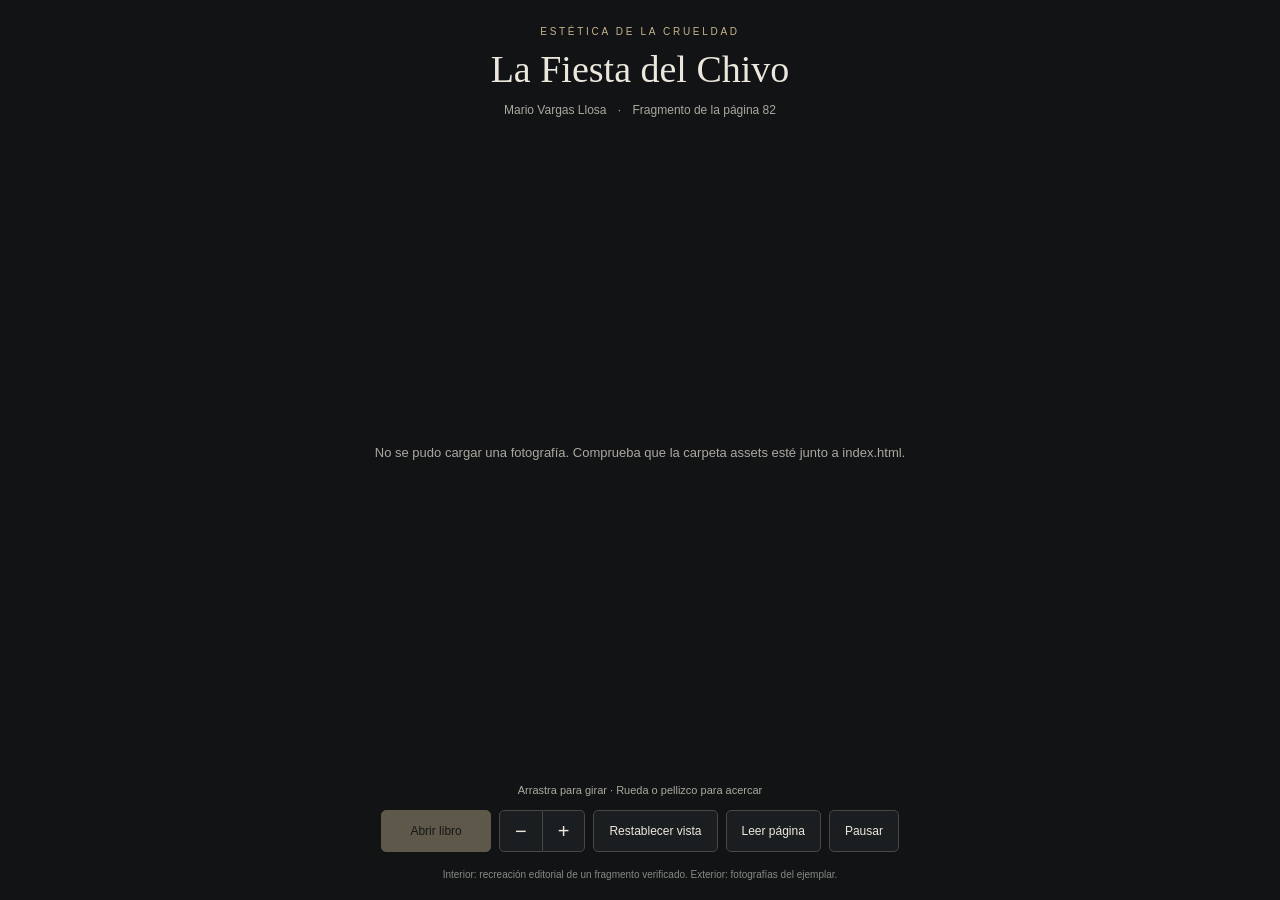
<file: index.html>
<!doctype html>
<html lang="es">
<head><meta charset="utf-8"><meta name="viewport" content="width=device-width,initial-scale=1"><meta name="theme-color" content="#111315"><title>La Fiesta del Chivo · Libro interactivo</title><link rel="stylesheet" href="style.css"></head>
<body>
<header><p class="eyebrow">ESTÉTICA DE LA CRUELDAD</p><h1>La Fiesta del Chivo</h1><p class="byline">Mario Vargas Llosa <span>·</span> Fragmento de la página 82</p></header>
<main id="stage" aria-label="Libro tridimensional. Arrastra para girar; usa la rueda o dos dedos para acercar." tabindex="0">
<div id="shadow" aria-hidden="true"></div>
<div id="fit"><div id="float"><div id="rotation"><div id="book">
<div class="back cover"><canvas id="back-texture" aria-label="Contraportada original fotografiada"></canvas></div>
<div class="spine"><canvas id="spine-texture" aria-label="Lomo original fotografiado"></canvas></div>
<div class="edge fore"><canvas id="edge-texture" aria-label="Canto del bloque de páginas fotografiado"></canvas></div><div class="edge top"></div><div class="edge bottom"></div>
<article class="page right" aria-hidden="true"><div class="running">LA FIESTA DEL CHIVO</div><div class="passage"><p>Volvió a reírse, de buen humor, examinando al coronel, como un entomólogo a un insecto difícil de filiar. Se decían muchas cosas de él, sobre todo de su crueldad. Convenía a alguien que ejercía su cargo.</p></div><div class="folio">Fragmento · p. 82</div></article>
<div id="hinge">
<div class="front cover"><canvas id="front-texture" aria-label="Portada original de La Fiesta del Chivo"></canvas></div>
<div class="leaf-edge leaf-fore"></div><div class="leaf-edge leaf-top"></div><div class="leaf-edge leaf-bottom"></div>
<article class="page left" aria-hidden="true"><div class="running">MARIO VARGAS LLOSA</div><div class="passage"><p>—De todos los que me rodean, el único que no podría traicionarme, aunque quisiera, es usted —insistió Trujillo, divertido—. Soy la única persona a la que puede arrimarse, que no lo odia ni sueña con matarlo. Estamos casados hasta que la muerte nos separe.</p></div><div class="folio">Fragmento · p. 82</div></article>
</div>
</div></div></div></div>
<div id="loading" role="status">Preparando el libro…</div>
</main>
<footer>
<p id="hint">Arrastra para girar · Rueda o pellizco para acercar</p>
<nav aria-label="Controles del libro"><button id="toggle" class="primary" disabled>Abrir libro</button><div class="zoom"><button id="out" aria-label="Alejar">−</button><button id="in" aria-label="Acercar">+</button></div><button id="reset">Restablecer vista</button><button id="read">Leer página</button><button id="motion" aria-pressed="false" aria-label="Pausar flotación">Pausar</button></nav>
<p class="editorial">Interior: recreación editorial de un fragmento verificado. Exterior: fotografías del ejemplar.</p>
<p id="status" class="sr" aria-live="polite"></p>
</footer>
<dialog id="reader" aria-labelledby="reader-title"><div class="reader-bar"><div><h2 id="reader-title">Página 82</h2><p>Selecciona las palabras que quieras y pulsa «Resaltar».</p></div><button id="close-reader">Volver al libro</button></div><div class="reader-tabs"><button id="text-tab" aria-pressed="true">Texto seleccionable</button><button id="image-tab" aria-pressed="false">Página original</button></div><div id="highlight-tools"><button id="highlight" class="primary" disabled>Resaltar selección</button><button id="clear-highlights">Borrar resaltados</button><span id="highlight-status" role="status">Tus resaltados se verán también en el libro.</span></div><div class="reader-tools" hidden><button id="read-out" aria-label="Alejar página">−</button><button id="read-in" aria-label="Acercar página">+</button><button id="read-fit">Ajustar página</button><a href="assets/pagina-82.png" target="_blank" rel="noopener">Abrir imagen original ↗</a></div><div id="reader-scroll"><article id="selectable-text" aria-label="Fragmento seleccionable de la página 82"><p class="text-label">FRAGMENTO · PÁGINA 82</p><p data-paragraph="0"></p><p data-paragraph="1"></p></article><img hidden id="original-page" src="assets/pagina-82.png" alt="Facsímil de la página impresa 82 de La Fiesta del Chivo, con el diálogo entre Trujillo y Abbes García." loading="lazy"></div><p class="source">Mario Vargas Llosa, <i>La Fiesta del Chivo</i>, Alfaguara, 2000, p. 82. La cubierta fotografiada corresponde a otro ejemplar.</p></dialog>
<noscript>Activa JavaScript para manipular el libro. <a href="assets/pagina-82.png">Leer la página original.</a></noscript>
<script src="app.js"></script>
</body></html>
</file>
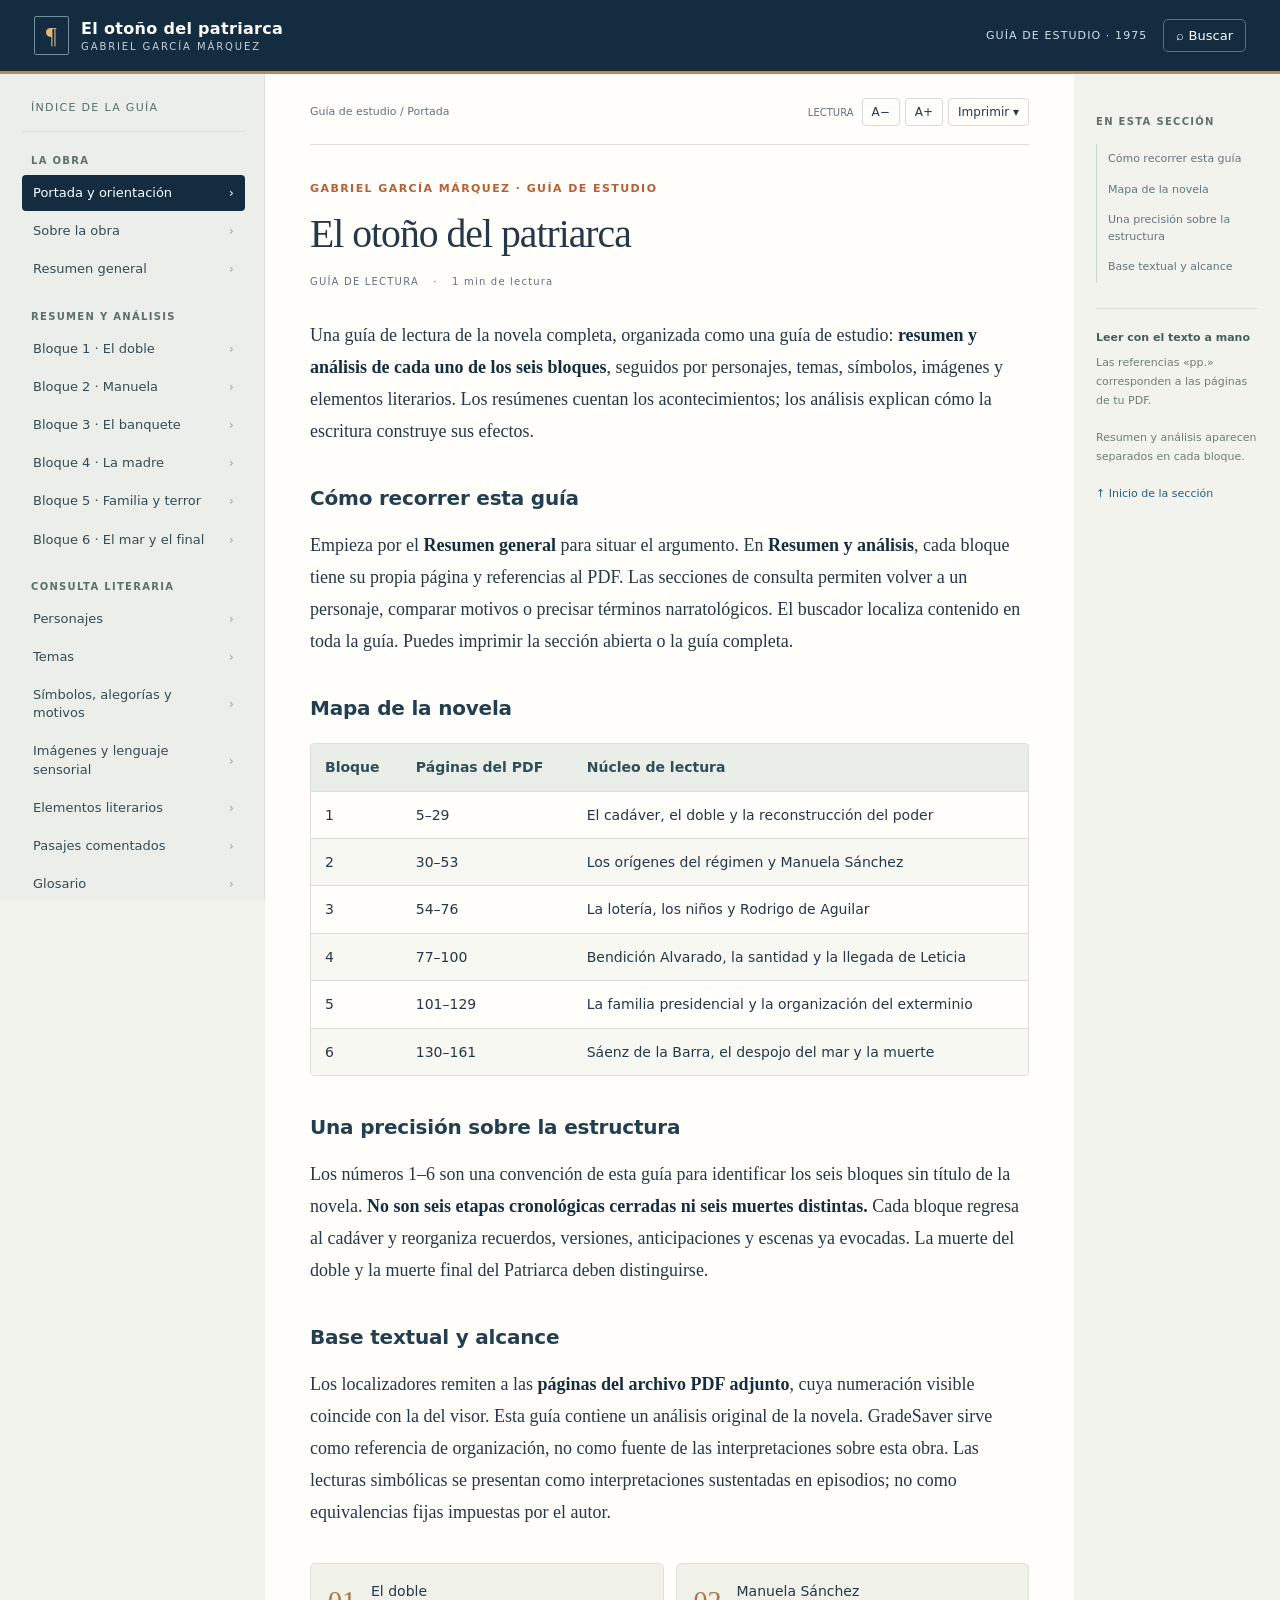
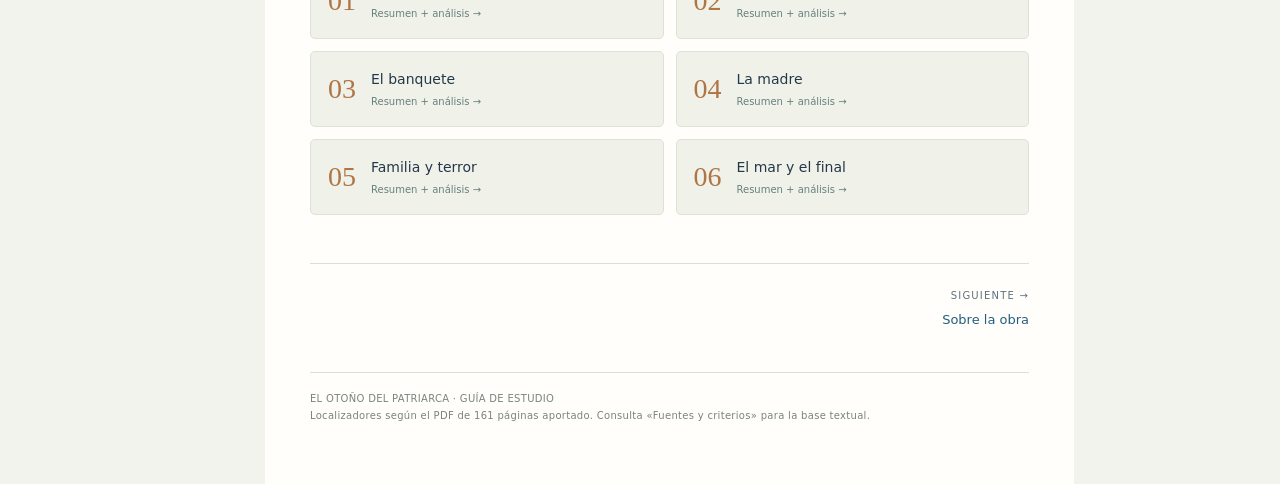
<file: El_otono_del_patriarca_guia_completa.html>
<!doctype html><html lang="es"><head><meta charset="utf-8"><meta name="viewport" content="width=device-width,initial-scale=1"><meta name="description" content="Guía de estudio de El otoño del patriarca: resumen y análisis de los seis bloques, personajes, temas, símbolos y elementos literarios."><title>El otoño del patriarca · Guía de estudio</title><script>document.documentElement.classList.add('js')</script><style>
:root{--ink:#243849;--muted:#617180;--navy:#132c40;--blue:#245e82;--accent:#b66035;--paper:#fffefa;--bg:#f3f3ed;--line:#dcded8;--text-size:18px;--ui:system-ui,-apple-system,BlinkMacSystemFont,"Segoe UI",sans-serif}
*{box-sizing:border-box}html{scroll-behavior:smooth;scroll-padding-top:118px}body{margin:0;background:var(--bg);color:var(--ink);font-family:var(--ui)}button,input,select{font:inherit}button,a,input,select{-webkit-tap-highlight-color:transparent}button{cursor:pointer}a{color:var(--blue);text-underline-offset:3px}button:focus-visible,a:focus-visible,input:focus-visible,select:focus-visible{outline:3px solid #d7833d;outline-offset:3px}button:disabled{opacity:.45;cursor:default}[hidden]{display:none!important}.skip-link{position:fixed;left:18px;top:-100px;z-index:100;background:white;padding:12px}.skip-link:focus{top:10px}
.topbar{height:74px;background:var(--navy);color:#fff;display:flex;align-items:center;justify-content:space-between;padding:0 34px;gap:20px;position:sticky;top:0;z-index:30;border-bottom:3px solid #b88a55}.brand{display:flex;align-items:center;gap:12px;min-width:0}.mark{display:grid;place-items:center;width:35px;height:39px;border:1px solid #73909f;border-radius:2px;font-family:Georgia,serif;font-size:24px;color:#dfba80}.brand-text{font-size:16px;font-weight:650;letter-spacing:.02em}.brand-text small{display:block;font-size:10px;letter-spacing:.19em;font-weight:500;margin-top:3px;color:#c3d1d9}.top-right{display:flex;align-items:center;gap:16px}.badge{font-size:11px;letter-spacing:.1em;color:#d2e0e6}.top-btn{background:transparent;color:white;border:1px solid #597383;border-radius:5px;padding:8px 12px;font-size:13px}.mobile-menu{display:none}.progress{position:fixed;top:71px;left:0;height:3px;z-index:40;background:#e4b269;width:0;transition:width .1s}
.layout{max-width:1580px;margin:auto;display:grid;grid-template-columns:265px minmax(0,1fr) 206px;min-height:calc(100vh - 74px)}.sidebar{border-right:1px solid var(--line);position:sticky;top:74px;height:calc(100vh - 74px);overflow:auto;padding:27px 19px 40px 22px;background:#ecefe9}.sidebar-head{font-size:11px;letter-spacing:.12em;color:#55706c;padding:0 9px 17px;border-bottom:1px solid var(--line)}.nav-label{font-size:10px;font-weight:700;letter-spacing:.13em;color:#5d706e;margin:23px 9px 9px}.nav-link{display:flex;align-items:center;justify-content:space-between;gap:5px;text-decoration:none;color:#344b55;font-size:13px;line-height:1.4;padding:9px 11px;border-radius:4px;margin:2px 0}.nav-link:hover{background:#e0e7df}.nav-link[aria-current=page]{background:var(--navy);color:white}.nav-arrow{opacity:.45}.nav-link[aria-current=page] .nav-arrow{opacity:1}.sidebar-note{font-size:11px;line-height:1.7;color:#65776f;padding:21px 9px;margin-top:20px;border-top:1px solid var(--line)}
main{min-width:0;background:var(--paper);padding:24px 45px 60px}.toolbar{display:flex;justify-content:space-between;align-items:center;gap:14px;border-bottom:1px solid var(--line);padding-bottom:18px;margin-bottom:35px}.breadcrumb{font-size:11px;color:var(--muted);line-height:1.6}.reading-tools{display:flex;gap:5px;align-items:center;flex-shrink:0}.tool{padding:6px 9px;border:1px solid #d5dbda;background:transparent;color:var(--ink);border-radius:4px;font-size:12px}.tool:hover{background:#edf1ed}.tools-label{font-size:10px;color:var(--muted);margin-right:3px}.eyebrow{font-size:11px;font-weight:700;letter-spacing:.13em;text-transform:uppercase;color:var(--accent);margin-bottom:14px;line-height:1.6}h1{font-family:Georgia,"Times New Roman",serif;font-weight:normal;font-size:clamp(32px,3.1vw,46px);line-height:1.12;letter-spacing:-.025em;margin:0 0 20px;max-width:780px}h1:focus{outline:none}.section-meta{font-size:10px;color:var(--muted);letter-spacing:.12em;margin:0 0 32px}.section-meta span{margin:0 10px}.prose{font:var(--text-size)/1.78 Georgia,"Times New Roman",serif;max-width:850px}.prose p{margin:0 0 22px}.prose strong{font-weight:700;color:#152e3f}.prose h2{font-family:var(--ui);font-size:20px;line-height:1.45;margin:37px 0 16px;color:#223f50;font-weight:650;letter-spacing:-.01em;scroll-margin-top:110px}.prose h2:first-child{margin-top:0}.table-wrap{overflow-x:auto;margin:20px 0 30px;border:1px solid var(--line);border-radius:4px}table{border-collapse:collapse;width:100%;font:14px/1.6 var(--ui);min-width:420px}th{text-align:left;background:#e9eee8;color:#304e55;font-weight:600;padding:12px 14px}td{padding:12px 14px;border-top:1px solid var(--line);vertical-align:top}tr:nth-child(even) td{background:#f7f8f2}.section-tabs{display:flex;gap:0;border-bottom:1px solid #cdd6d9;margin-bottom:30px;flex-wrap:wrap}.section-tabs a{text-decoration:none;font:600 12px var(--ui);padding:12px 15px;color:var(--blue);border-bottom:3px solid #94abae}.section-tabs a:first-child{border-bottom-color:var(--accent)}.section-tabs a:hover{background:#f0f4ef}.quick-grid{display:grid;grid-template-columns:1fr 1fr;gap:12px;margin-top:35px}.quick-card{display:flex;gap:15px;align-items:center;background:#f0f2e9;border:1px solid #dce2d5;padding:17px;text-decoration:none;color:var(--ink);font-size:14px;line-height:1.5;border-radius:5px}.quick-card:hover{background:#e5ebdf}.quick-card small{display:block;color:#668080;font-size:10px;margin-top:4px}.card-no{font:28px Georgia,serif;color:#af7546}.pager{margin-top:48px;padding-top:24px;border-top:1px solid var(--line);display:grid;grid-template-columns:1fr 1fr;gap:20px}.pager a{font-size:13px;text-decoration:none;line-height:1.5}.pager a:last-child{text-align:right}.pager small{display:block;color:var(--muted);font-size:10px;letter-spacing:.12em;margin-bottom:7px}
.rightbar{position:sticky;top:74px;align-self:start;max-height:calc(100vh - 74px);overflow:auto;padding:40px 22px 30px;font-size:11px;line-height:1.5}.right-label{font-size:10px;letter-spacing:.13em;font-weight:700;color:#61706c;margin-bottom:15px}.toc a{display:block;text-decoration:none;color:#627679;padding:7px 0 7px 11px;border-left:1px solid #ccd7d0}.toc a:hover{color:var(--accent);border-left:2px solid var(--accent)}.source-note{margin-top:25px;padding-top:20px;border-top:1px solid var(--line);color:#6e7d77;font-size:11px;line-height:1.7}.source-note strong{display:block;color:#465f59;font-size:11px;margin-bottom:7px}.up{display:block;margin-top:20px;font-size:11px;text-decoration:none}.footer{color:#7a837e;font-size:10px;line-height:1.7;border-top:1px solid var(--line);margin-top:42px;padding-top:17px;letter-spacing:.03em}.js .guide-section:not(.active){display:none}.empty-state{color:var(--muted);padding:20px 0}.overlay{display:none;position:fixed;inset:0;background:#10253588;z-index:40}.overlay.visible{display:block}.search-modal{position:fixed;top:10vh;left:50%;transform:translateX(-50%);width:min(760px,calc(100% - 28px));max-height:80vh;overflow:auto;border:1px solid #a5b7bd;border-radius:8px;z-index:60;background:var(--paper);box-shadow:0 20px 70px #122a4255}.modal-head{display:flex;justify-content:space-between;align-items:center;gap:15px;padding:22px 25px 10px}.modal-head h2{font-size:20px;margin:0}.close-search{background:none;border:none;font-size:26px;color:var(--ink);padding:0 5px}.search-box{display:flex;gap:10px;padding:12px 25px}.search-box input{width:100%;padding:13px 14px;border:1px solid #b9c9c8;border-radius:4px;background:white;font-size:16px;color:var(--ink)}.search-help{margin:2px 25px 14px;font-size:12px;color:var(--muted)}.results{padding:0 25px 25px}.result{display:block;text-decoration:none;border-top:1px solid var(--line);padding:15px 0;color:var(--ink)}.result small{display:block;color:var(--accent);font-size:10px;letter-spacing:.08em;margin-bottom:5px}.result strong{font-size:15px}.result p{font-size:13px;line-height:1.6;margin:5px 0 0;color:#637881}.print-menu{position:relative}.print-panel{position:absolute;top:calc(100% + 8px);right:0;background:var(--paper);border:1px solid var(--line);box-shadow:0 8px 22px #14304022;width:220px;padding:6px;z-index:20;border-radius:5px}.print-panel button{display:block;width:100%;text-align:left;background:none;border:0;padding:11px 10px;color:var(--ink);font-size:12px}.print-panel button:hover{background:#edf1e9}
@media(min-width:1450px){main{padding-left:60px;padding-right:60px}.layout{grid-template-columns:282px minmax(0,1fr) 220px}}
@media(max-width:1120px){.layout{grid-template-columns:245px minmax(0,1fr)}.rightbar{display:none}main{padding-left:35px;padding-right:35px}.topbar{padding:0 23px}}
@media(max-width:760px){.topbar{height:65px;padding:0 15px;gap:10px}.progress{top:62px}.brand-text{font-size:13px}.brand-text small{font-size:8px}.brand .mark{display:none}.badge{display:none}.top-right{gap:8px}.top-btn{font-size:11px;padding:8px 10px}.mobile-menu{display:inline-block}.layout{display:block}.sidebar{position:fixed;z-index:50;left:0;top:65px;height:calc(100dvh - 65px);width:285px;transform:translateX(-100%);transition:transform .2s;box-shadow:5px 5px 30px #142a4322}.sidebar.open{transform:translateX(0)}main{padding:18px 22px 38px}.toolbar{gap:9px;align-items:flex-start;margin-bottom:30px}.reading-tools{gap:4px}.tools-label{display:none}.breadcrumb{font-size:10px;max-width:150px}.tool{padding:6px;font-size:11px}h1{font-size:36px}.prose{line-height:1.8}.prose h2{font-size:19px}.section-tabs a{font-size:11px;padding:11px}.quick-grid{gap:8px}.quick-card{padding:13px;gap:9px;font-size:12px}.card-no{font-size:23px}.section-meta{font-size:9px}.pager{gap:15px}.search-modal{top:5vh;max-height:89vh}.modal-head{padding:18px 18px 8px}.search-box{padding:12px 18px}.search-help{margin-left:18px;margin-right:18px}.results{padding:0 18px 20px}.js .sidebar:not(.open){visibility:hidden}}
@media(prefers-reduced-motion:reduce){html{scroll-behavior:auto}*{transition:none!important}}
@media print{@page{size:A4;margin:20mm 19mm}body,main{background:white;color:black}.topbar,.sidebar,.rightbar,.toolbar,.pager,.section-tabs,.footer,.progress,.search-modal,.overlay,.quick-grid,.skip-link{display:none!important}.layout{display:block;max-width:none}main{padding:0}.guide-section{display:none!important}.guide-section.active{display:block!important}.print-all .guide-section{display:block!important;break-before:page}.print-all .guide-section:first-of-type{break-before:auto}h1{font-size:29pt}.eyebrow{font-size:9pt;color:#555}.prose{font-size:11pt;line-height:1.55;max-width:none}.prose h2{font-size:13pt;break-after:avoid;margin:24px 0 12px}p{orphans:3;widows:3}.table-wrap{overflow:visible}table{font-size:9pt;min-width:0}tr{break-inside:avoid}.section-meta{font-size:8pt}a{color:inherit;text-decoration:none}}
</style></head><body><a href="#main" class="skip-link">Saltar al contenido</a><header class="topbar"><div class="brand"><button class="top-btn mobile-menu" id="menuButton" aria-controls="sidebar" aria-expanded="false">☰ Índice</button><span class="mark" aria-hidden="true">¶</span><div class="brand-text">El otoño del patriarca<small>GABRIEL GARCÍA MÁRQUEZ</small></div></div><div class="top-right"><span class="badge">GUÍA DE ESTUDIO · 1975</span><button class="top-btn" id="openSearch" aria-haspopup="dialog">⌕ Buscar</button></div></header><div class="progress" id="progress" aria-hidden="true"></div><div class="layout"><aside class="sidebar" id="sidebar"><div class="sidebar-head">ÍNDICE DE LA GUÍA</div><nav aria-label="Secciones"><div class="nav-label">LA OBRA</div><a class="nav-link" href="#inicio" data-id="inicio"><span>Portada y orientación</span><span class="nav-arrow" aria-hidden="true">›</span></a><a class="nav-link" href="#obra" data-id="obra"><span>Sobre la obra</span><span class="nav-arrow" aria-hidden="true">›</span></a><a class="nav-link" href="#general" data-id="general"><span>Resumen general</span><span class="nav-arrow" aria-hidden="true">›</span></a><div class="nav-label">RESUMEN Y ANÁLISIS</div><a class="nav-link" href="#bloque1" data-id="bloque1"><span>Bloque 1 · El doble</span><span class="nav-arrow" aria-hidden="true">›</span></a><a class="nav-link" href="#bloque2" data-id="bloque2"><span>Bloque 2 · Manuela</span><span class="nav-arrow" aria-hidden="true">›</span></a><a class="nav-link" href="#bloque3" data-id="bloque3"><span>Bloque 3 · El banquete</span><span class="nav-arrow" aria-hidden="true">›</span></a><a class="nav-link" href="#bloque4" data-id="bloque4"><span>Bloque 4 · La madre</span><span class="nav-arrow" aria-hidden="true">›</span></a><a class="nav-link" href="#bloque5" data-id="bloque5"><span>Bloque 5 · Familia y terror</span><span class="nav-arrow" aria-hidden="true">›</span></a><a class="nav-link" href="#bloque6" data-id="bloque6"><span>Bloque 6 · El mar y el final</span><span class="nav-arrow" aria-hidden="true">›</span></a><div class="nav-label">CONSULTA LITERARIA</div><a class="nav-link" href="#personajes" data-id="personajes"><span>Personajes</span><span class="nav-arrow" aria-hidden="true">›</span></a><a class="nav-link" href="#temas" data-id="temas"><span>Temas</span><span class="nav-arrow" aria-hidden="true">›</span></a><a class="nav-link" href="#simbolos" data-id="simbolos"><span>Símbolos, alegorías y motivos</span><span class="nav-arrow" aria-hidden="true">›</span></a><a class="nav-link" href="#imagenes" data-id="imagenes"><span>Imágenes y lenguaje sensorial</span><span class="nav-arrow" aria-hidden="true">›</span></a><a class="nav-link" href="#elementos" data-id="elementos"><span>Elementos literarios</span><span class="nav-arrow" aria-hidden="true">›</span></a><a class="nav-link" href="#citas" data-id="citas"><span>Pasajes comentados</span><span class="nav-arrow" aria-hidden="true">›</span></a><a class="nav-link" href="#glosario" data-id="glosario"><span>Glosario</span><span class="nav-arrow" aria-hidden="true">›</span></a><div class="nav-label">ESTUDIO Y FUENTES</div><a class="nav-link" href="#preguntas" data-id="preguntas"><span>Preguntas de estudio</span><span class="nav-arrow" aria-hidden="true">›</span></a><a class="nav-link" href="#fuentes" data-id="fuentes"><span>Fuentes y criterios</span><span class="nav-arrow" aria-hidden="true">›</span></a></nav><div class="sidebar-note">Seis bloques narrativos.<br>Una lectura de poder, forma y memoria.<br><br>Texto original basado en el PDF proporcionado.</div></aside><main id="main" tabindex="-1"><div class="toolbar"><div class="breadcrumb">Guía de estudio / <span id="currentCrumb">Portada</span></div><div class="reading-tools"><span class="tools-label">LECTURA</span><button class="tool" id="fontDown" aria-label="Reducir tamaño de texto">A−</button><button class="tool" id="fontUp" aria-label="Aumentar tamaño de texto">A+</button><div class="print-menu"><button class="tool" id="printButton" aria-expanded="false" aria-controls="printPanel">Imprimir ▾</button><div class="print-panel" id="printPanel" hidden><button data-print="section">Imprimir esta sección</button><button data-print="all">Imprimir la guía completa</button></div></div></div></div><article id="inicio" class="guide-section" aria-labelledby="title-inicio"><div class="eyebrow">Gabriel García Márquez · Guía de estudio</div><h1 tabindex="-1" id="title-inicio">El otoño del patriarca</h1><div class="section-meta">GUÍA DE LECTURA <span>·</span> 1 min de lectura</div><div class="prose"><p>Una guía de lectura de la novela completa, organizada como una guía de estudio: <strong>resumen y análisis de cada uno de los seis bloques</strong>, seguidos por personajes, temas, símbolos, imágenes y elementos literarios. Los resúmenes cuentan los acontecimientos; los análisis explican cómo la escritura construye sus efectos.</p>
<h2 id="inicio-s1">Cómo recorrer esta guía</h2>
<p>Empieza por el <strong>Resumen general</strong> para situar el argumento. En <strong>Resumen y análisis</strong>, cada bloque tiene su propia página y referencias al PDF. Las secciones de consulta permiten volver a un personaje, comparar motivos o precisar términos narratológicos. El buscador localiza contenido en toda la guía. Puedes imprimir la sección abierta o la guía completa.</p>
<h2 id="inicio-s2">Mapa de la novela</h2>
<div class="table-wrap"><table><thead><tr><th scope="col">Bloque</th><th scope="col">Páginas del PDF</th><th scope="col">Núcleo de lectura</th></tr></thead><tbody>
<tr><td>1</td><td>5–29</td><td>El cadáver, el doble y la reconstrucción del poder</td></tr>
<tr><td>2</td><td>30–53</td><td>Los orígenes del régimen y Manuela Sánchez</td></tr>
<tr><td>3</td><td>54–76</td><td>La lotería, los niños y Rodrigo de Aguilar</td></tr>
<tr><td>4</td><td>77–100</td><td>Bendición Alvarado, la santidad y la llegada de Leticia</td></tr>
<tr><td>5</td><td>101–129</td><td>La familia presidencial y la organización del exterminio</td></tr>
<tr><td>6</td><td>130–161</td><td>Sáenz de la Barra, el despojo del mar y la muerte</td></tr>
</tbody></table></div>
<h2 id="inicio-s3">Una precisión sobre la estructura</h2>
<p>Los números 1–6 son una convención de esta guía para identificar los seis bloques sin título de la novela. <strong>No son seis etapas cronológicas cerradas ni seis muertes distintas.</strong> Cada bloque regresa al cadáver y reorganiza recuerdos, versiones, anticipaciones y escenas ya evocadas. La muerte del doble y la muerte final del Patriarca deben distinguirse.</p>
<h2 id="inicio-s4">Base textual y alcance</h2>
<p>Los localizadores remiten a las <strong>páginas del archivo PDF adjunto</strong>, cuya numeración visible coincide con la del visor. Esta guía contiene un análisis original de la novela. GradeSaver sirve como referencia de organización, no como fuente de las interpretaciones sobre esta obra. Las lecturas simbólicas se presentan como interpretaciones sustentadas en episodios; no como equivalencias fijas impuestas por el autor.</p></div><div class="quick-grid"><a class="quick-card" href="#bloque1"><span class="card-no">01</span><span>El doble<small>Resumen + análisis →</small></span></a><a class="quick-card" href="#bloque2"><span class="card-no">02</span><span>Manuela Sánchez<small>Resumen + análisis →</small></span></a><a class="quick-card" href="#bloque3"><span class="card-no">03</span><span>El banquete<small>Resumen + análisis →</small></span></a><a class="quick-card" href="#bloque4"><span class="card-no">04</span><span>La madre<small>Resumen + análisis →</small></span></a><a class="quick-card" href="#bloque5"><span class="card-no">05</span><span>Familia y terror<small>Resumen + análisis →</small></span></a><a class="quick-card" href="#bloque6"><span class="card-no">06</span><span>El mar y el final<small>Resumen + análisis →</small></span></a></div><nav class="pager" aria-label="Secciones anterior y siguiente"><span></span><a href="#obra"><small>SIGUIENTE →</small>Sobre la obra</a></nav></article><article id="obra" class="guide-section" aria-labelledby="title-obra"><div class="eyebrow">Introducción</div><h1 tabindex="-1" id="title-obra">Sobre la obra</h1><div class="section-meta">GUÍA DE LECTURA <span>·</span> 2 min de lectura</div><div class="prose"><h2 id="obra-s1">Autor, fecha y género</h2>
<p><em>El otoño del patriarca</em>, de Gabriel García Márquez, se publicó en 1975. Es una novela centrada en un dictador de un país caribeño sin nombre. Su construcción combina la sátira política, la prosa de gran intensidad rítmica, lo grotesco y acontecimientos que exceden las posibilidades de una representación realista convencional. La fecha de publicación figura en la p. 4 del PDF.</p>
<h2 id="obra-s2">Un país compuesto</h2>
<p>El territorio reúne litoral caribeño, puertos, montañas, selvas y páramos. Los desplazamientos entre esos espacios impiden reducirlo a una reproducción exacta de un solo Estado. La presencia de caudillos, guerras federales, capital extranjero y ocupaciones militares permite leerlo como una condensación de experiencias latinoamericanas. Identificarlo sin más con Colombia, Venezuela o República Dominicana estrecharía el campo de la ficción.</p>
<h2 id="obra-s3">Una historia que desordena la historia</h2>
<p>Las carabelas y el acorazado aparecen juntos al final del bloque 1. Mucho después, el poder se sirve de la radio y la televisión. Estas superposiciones no componen una cronología documental: acercan la conquista, el caudillismo y la intervención extranjera dentro de la duración desmesurada del régimen. El Patriarca funciona como una figura compuesta, no como una biografía con otro nombre. Véanse pp. 28–29 y 134–140.</p>
<h2 id="obra-s4">La pregunta que organiza la lectura</h2>
<p>El desenlace se anuncia desde el comienzo. La incertidumbre principal consiste en averiguar <strong>quién fue el muerto, cómo pudo sostener su autoridad y qué realidad se oculta detrás de su imagen</strong>. La novela obliga al lector a reconstruir esas cuestiones mediante voces que se relevan sin separaciones nítidas.</p>
<h2 id="obra-s5">El título</h2>
<p><em>Otoño</em> sugiere desgaste, declinación y proximidad de la muerte. <em>Patriarca</em> enlaza el mando con la autoridad del padre y con una duración casi bíblica. Juntos producen una tensión: quien se presenta como origen permanente de la comunidad está sometido al envejecimiento. Las hojas y el otoño reaparecen en el cierre, donde el declive individual se contrapone a la continuidad de la vida colectiva. Véanse pp. 159–161.</p></div><nav class="pager" aria-label="Secciones anterior y siguiente"><a href="#inicio"><small>← ANTERIOR</small>Portada y orientación</a><a href="#general"><small>SIGUIENTE →</small>Resumen general</a></nav></article><article id="general" class="guide-section" aria-labelledby="title-general"><div class="eyebrow">El argumento completo</div><h1 tabindex="-1" id="title-general">Resumen general</h1><div class="section-meta">GUÍA DE LECTURA <span>·</span> 3 min de lectura</div><div class="prose"><p>La entrada de los gallinazos en la casa presidencial anuncia que algo ha cambiado. Un grupo se atreve a franquear sus puertas y descubre un palacio ocupado por animales, suciedad y signos de abandono. Allí encuentra el cadáver del gobernante. Reconocerlo resulta difícil: su imagen circula por todas partes, pero el hombre concreto se ha vuelto inaccesible. Desde esta escena, el relato recompone la existencia del Patriarca mediante recuerdos y versiones que no siguen un orden continuo.</p>
<p>El dictador ha convertido el Estado en una prolongación de su voluntad personal. Interviene en grandes decisiones y en asuntos domésticos, distribuye beneficios, impone castigos y se protege mediante rivalidades entre sus subordinados. Su poder se alimenta de la fuerza militar, la dependencia extranjera, la adulación y la creencia en su carácter excepcional. Su madre, Bendición Alvarado, conserva hábitos de pobreza mientras su hijo acumula riquezas y fabrica una imagen gloriosa de sus orígenes.</p>
<p>Patricio Aragonés, transformado físicamente en doble del gobernante, asume apariciones y riesgos públicos. Cuando un dardo envenenado lo hiere de muerte, le revela al Patriarca el resentimiento que oculta la obediencia. El dictador utiliza ese cadáver para fingir su propia muerte. Desde un escondite presencia la disputa por la sucesión y las celebraciones populares. Reaparece, elimina a sus adversarios y convierte su regreso en confirmación de una supuesta invulnerabilidad.</p>
<p>Los afectos exponen límites que las órdenes no resuelven. Manuela Sánchez, reina de belleza de los pobres, se vuelve objeto de un cortejo invasivo. El Patriarca modifica su entorno y la abruma con regalos, pero no consigue reciprocidad. Después de observar juntos un cometa, busca repetir la cercanía mediante otro espectáculo celeste. Durante un eclipse, Manuela desaparece y las búsquedas posteriores no permiten recuperarla.</p>
<p>La conservación del régimen exige una violencia creciente. El fraude que garantiza sus triunfos en la lotería conduce al secuestro de los niños que conocen el procedimiento y, finalmente, a su asesinato. El Patriarca ordena también matar a los oficiales que ejecutaron el crimen. Cuando descubre una conspiración de Rodrigo de Aguilar, hace servir el cuerpo del general durante un banquete de la guardia presidencial.</p>
<p>La enfermedad y muerte de Bendición Alvarado desencadenan un culto a su supuesta santidad. La investigación de Demetrio Aldous demuestra la fabricación de milagros y el negocio de las reliquias. El Patriarca responde al fracaso de la causa con una canonización civil y con medidas contra la Iglesia. Durante la expulsión de las religiosas ve a Leticia Nazareno, a quien sus agentes secuestran y devuelven al país.</p>
<p>Leticia se convierte en su esposa, le enseña a leer y escribir y adquiere capacidad para intervenir en el gobierno. Su hijo Emanuel recibe rango militar y privilegios desde el nacimiento. El enriquecimiento y la prepotencia de este círculo generan hostilidad. Madre e hijo mueren despedazados por perros en el mercado. La búsqueda de venganza abre el camino a José Ignacio Sáenz de la Barra, que organiza un servicio secreto de represión y entrega cabezas como resultados de su trabajo.</p>
<p>El aparato represivo termina limitando la capacidad del propio Patriarca para conocer y dirigir el gobierno. Cuando Sáenz de la Barra se vuelve vulnerable, el dictador lo sacrifica y presenta su caída como liberación del terror. La continuidad del régimen depende también de deudas y concesiones: bajo presión extranjera, entrega el mar, que es retirado físicamente y deja una llanura desierta.</p>
<p>En la vejez final, el Patriarca vive entre rutinas, recuerdos y representaciones de una realidad que otros preparan para él. La Muerte llega en circunstancias distintas de las anunciadas, aunque el relato público acomodará el cadáver a la profecía. Mientras él queda fuera del mundo, las multitudes celebran. Termina la duración que había parecido eterna; la novela no describe qué sistema político la reemplazará.</p></div><nav class="pager" aria-label="Secciones anterior y siguiente"><a href="#obra"><small>← ANTERIOR</small>Sobre la obra</a><a href="#bloque1"><small>SIGUIENTE →</small>Bloque 1 · El doble</a></nav></article><article id="bloque1" class="guide-section" aria-labelledby="title-bloque1"><div class="eyebrow">PDF pp. 5–29</div><h1 tabindex="-1" id="title-bloque1">Resumen y análisis · Bloque 1</h1><div class="section-meta">GUÍA DE LECTURA <span>·</span> 4 min de lectura</div><div class="section-tabs" aria-label="Ir a una parte del bloque"><a href="#bloque1~bloque1-s1">Resumen</a><a href="#bloque1~bloque1-s2">Análisis</a><a href="#bloque1~bloque1-s3">Pasajes para volver al texto</a></div><div class="prose"><h2 id="bloque1-s1">Resumen</h2>
<p>La novela comienza con los gallinazos que irrumpen en la casa presidencial. Su entrada permite que la población interprete el abandono como señal de la muerte del gobernante. Los visitantes recorren un edificio donde los restos del ceremonial conviven con vegetación, excrementos y animales. El espacio que parecía inaccesible cede sin la batalla que algunos habían imaginado. El cuerpo aparece bocabajo, en una postura asociada a las costumbres del Patriarca. Sin embargo, ni siquiera la exposición del rostro garantiza el reconocimiento. Sus retratos eran copias de otras copias y su existencia pertenecía, para muchos, a relatos heredados. Véanse pp. 5–7.</p>
<p>La narración reconstruye la vida cotidiana de la presidencia: las vacas, el reparto de leche, las mujeres, los hijos, las peticiones y la vigilancia nocturna. Lo estatal y lo doméstico ocupan el mismo recinto. El gobernante revisa personalmente detalles mínimos y cierra su dormitorio con una acumulación de cerrojos. Esa atención convive con su desconocimiento de lo que realmente piensan quienes lo rodean. Véanse pp. 8–17.</p>
<p>Patricio Aragonés había sido un soplador de vidrio. Su semejanza con el Patriarca lleva a convertirlo en sustituto público. Para completar la identidad, se altera su cuerpo y se lo obliga a adoptar los hábitos del gobernante. La duplicación compromete su trabajo, su sexualidad y su vida entera. Cuando es herido con un dardo envenenado, su agonía le permite hablar sin la obediencia habitual. Le reprocha al dictador las mutilaciones, la apropiación de su existencia y la confusión entre sometimiento y amor. También le recuerda la violencia del régimen y su sostenimiento extranjero. Véanse pp. 10–11 y 17–20.</p>
<p>Muerto Patricio, el Patriarca limpia y viste el cuerpo para reproducir la muerte que le habían anunciado las adivinas. Se oculta y observa la reacción. Primero, las autoridades demoran la noticia y exhiben a Bendición Alvarado como si no hubiera duelo. Después, las ceremonias fúnebres desembocan en júbilo, saqueo del palacio y destrucción de retratos. La reacción popular incluye posiciones distintas: la pescadera que llora al gobernante contrasta con quienes arrastran su supuesto cadáver por las calles. Véanse pp. 20–22.</p>
<p>El dictador sale del escondite cuando sus posibles sucesores se reúnen para repartirse el poder. Su aparición desbarata la reunión. La guardia presidencial elimina a los adversarios y la matanza restablece su mando. El regreso produce nuevas imágenes de invulnerabilidad, aunque él ha visto cuánto odio puede ocultarse tras la obediencia. El orden posterior combina castigo, medidas públicas y una reafirmación de la figura paternal. Véanse pp. 22–27.</p>
<p>La narración pasa por el refugio de otros dictadores derrocados y termina con una superposición histórica: unos recién llegados intercambian objetos con los habitantes y describen el mundo con palabras extrañas. El Patriarca mira hacia el puerto y ve, junto al acorazado, las tres carabelas. El comienzo de la conquista queda incorporado al tiempo de su régimen. Véanse pp. 28–29.</p>
<h2 id="bloque1-s2">Análisis</h2>
<p>El comienzo sustituye la presentación biográfica por una <strong>escena de reconocimiento fallido</strong>. La autoridad está representada en monedas y estampillas, pero esa abundancia de imágenes no permite identificar el cuerpo. El relato separa presencia visual y conocimiento: el país ha convivido con una representación omnipresente sin acceso seguro a la persona representada.</p>
<p>El doble vuelve material ese problema. Patricio no es un disfraz momentáneo: se lo transforma corporalmente para que ocupe una identidad ajena. La crueldad produce la semejanza que necesita la representación política. Su discurso final funciona como una inversión de la audiencia presidencial: el subordinado habla extensamente y el hombre acostumbrado a decidir escucha una verdad que no puede controlar con eficacia, porque su interlocutor ya está muriendo.</p>
<p>La falsa muerte es una <strong>representación dentro del relato</strong>. El Patriarca dispone un cuerpo, observa a un público y calcula cuándo reaparecer. El funeral, el carnaval callejero y la masacre son sucesivas formas de organizar la percepción del poder. El detalle de que se indigne por las galas del cadáver añade una ironía: aun cuando él dirige la farsa, otros producen una imagen suya que le resulta intolerable.</p>
<p>La descripción del palacio desarrolla lo grotesco mediante la cercanía entre ornamento y deterioro. La sede de la soberanía se vuelve establo y cuerpo en descomposición. Conviene entender la relación palacio–régimen como una lectura sostenida por esa organización espacial, sin convertir cada objeto de la casa en un código político obligatorio.</p>
<p>El «nosotros» inicial parece colectivo, pero no reúne una población homogénea. El duelo de la pescadera, las acciones de los saqueadores y los cálculos de los sucesores revelan afectos e intereses diversos. La memoria compartida conserva tensiones internas. El relato puede entrar, además, en el pensamiento del Patriarca y en la palabra del doble sin anunciar cada cambio.</p>
<p>Las carabelas junto al acorazado construyen un <strong>anacronismo deliberado</strong>. La conquista y la intervención militar moderna comparten horizonte. Su efecto consiste en relacionar formas de dominación separadas por siglos, no en fijar una edad realista del protagonista. La duración del régimen se vuelve una composición narrativa de tiempos históricos.</p>
<h2 id="bloque1-s3">Pasajes para volver al texto</h2>
<p><strong>pp. 5–7:</strong> entrada al palacio y dificultad de reconocer el cadáver. <strong>pp. 17–20:</strong> herida, confesión y muerte de Patricio. <strong>pp. 20–24:</strong> preparación del cadáver, celebración y represión. <strong>pp. 28–29:</strong> carabelas y acorazado.</p></div><nav class="pager" aria-label="Secciones anterior y siguiente"><a href="#general"><small>← ANTERIOR</small>Resumen general</a><a href="#bloque2"><small>SIGUIENTE →</small>Bloque 2 · Manuela</a></nav></article><article id="bloque2" class="guide-section" aria-labelledby="title-bloque2"><div class="eyebrow">PDF pp. 30–53</div><h1 tabindex="-1" id="title-bloque2">Resumen y análisis · Bloque 2</h1><div class="section-meta">GUÍA DE LECTURA <span>·</span> 4 min de lectura</div><div class="section-tabs" aria-label="Ir a una parte del bloque"><a href="#bloque2~bloque2-s1">Resumen</a><a href="#bloque2~bloque2-s2">Análisis</a><a href="#bloque2~bloque2-s3">Pasajes para volver al texto</a></div><div class="prose"><h2 id="bloque2-s1">Resumen</h2>
<p>El comienzo vuelve al cadáver y recuerda el precedente de la falsa muerte. Los nuevos observadores no vivieron necesariamente aquel episodio: lo conocen mediante la memoria transmitida. Las noticias sobre enfermedad, sustituciones y supervivencia han vuelto insuficiente cualquier señal aislada. La narración reúne rumores sobre el Patriarca y reconstruye aspectos de su ascenso y de su relación con la madre. Véanse pp. 30–35.</p>
<p>El poder se consolida entre antiguos compañeros de guerra capaces de competir con él. Una celebración reúne a generales cuyas escoltas se vigilan mutuamente. Después de que el Patriarca se retira, una descarga de armas termina en una matanza. La versión oficial atribuye los asesinatos a las propias escoltas. La sangre persiste en paredes y alfombras pese a los intentos de limpieza. Saturno Santos sobrevive y logra eludir la persecución durante años. Véanse pp. 36–39.</p>
<p>Cuando vuelve a encontrarlo, el Patriarca decide incorporarlo a su servicio. La amistad y la vigilancia sustituyen la eliminación de ese adversario difícil de vencer. Saturno se convierte en guardaespaldas y compañero de dominó; su lealtad no borra la prevención del dictador, que le impone no colocarse detrás de él. Su posterior deterioro físico termina con el retiro. Bendición Alvarado, por su parte, advierte a su hijo sobre la fragilidad de la fortuna y el destino de otros gobernantes, sin conocer la enorme riqueza inscrita a su nombre. Véanse pp. 39–41.</p>
<p>El centro afectivo del bloque es Manuela Sánchez, reina de belleza de los pobres. El Patriarca queda absorbido por su figura, su rosa y el olor de su respiración. La visita, la colma de regalos y moviliza recursos para penetrar en su vida. La magnitud de esos ofrecimientos vuelve más opresiva una relación sin igualdad. Manuela administra sus gestos con temor: rechazar al pretendiente es peligroso y aceptarlo también le resulta insoportable. Véanse pp. 42–51.</p>
<p>El paso de un cometa ofrece dos expectativas contrapuestas. La población espera que confirme una profecía sobre el fin del gobernante; el Patriarca lo convierte en regalo para Manuela. Ante el espectáculo, ella toma su mano por miedo. Él interpreta ese instante como una cercanía que desea repetir. El régimen proclama la supervivencia del mandatario como victoria, mientras este permanece pendiente del contacto de Manuela. Véanse pp. 51–52.</p>
<p>El Patriarca pide a los astrónomos otro espectáculo que produzca el mismo efecto. Ellos anuncian un eclipse ya calculable para la semana siguiente. Durante la oscuridad, él busca la mano de Manuela y no la encuentra. La casa queda vacía de su presencia y las noticias que llegan después desde distintos lugares del Caribe no permiten localizarla. El bloque concluye con el recuerdo de la profecía de una muerte natural durante el sueño, a una edad situada entre 107 y 232 años. Véanse pp. 52–53.</p>
<h2 id="bloque2-s2">Análisis</h2>
<p>El bloque reúne <strong>consolidación militar y fracaso afectivo</strong>. En ambos casos, el Patriarca teme la autonomía de los demás. A los generales puede eliminarlos o incorporarlos mediante pactos; ante Manuela descubre una voluntad que no se transforma en amor por acumulación de regalos. La diferencia permite examinar los límites de su repertorio de mando.</p>
<p>La matanza de los antiguos compañeros relaciona la fundación del orden con el borrado de quienes podrían disputar su relato. La sangre que continúa saliendo cuando intentan limpiarla convierte el crimen en una presencia material que resiste la versión oficial. La hipérbole hace perceptible un pasado que el régimen declara clausurado.</p>
<p>Manuela debe leerse también desde su propia vulnerabilidad. Describirla únicamente como «amor imposible» del Patriarca reproduciría el punto de vista del pretendiente. El texto muestra el temor de una mujer a quien se le dificulta expresar tanto aceptación como rechazo. El cortejo invade su espacio; la desmesura romántica y la coerción política forman parte de la misma escena.</p>
<p>La rosa y el olor de regaliz concentran la percepción obsesiva del dictador. Funcionan como <strong>motivos sensoriales</strong> que vuelven reconocible a Manuela incluso cuando deja de estar presente. La repetición de su nombre y de los apóstrofes expresa una búsqueda que no obtiene respuesta. La intensidad lírica aproxima al lector a la desolación del personaje sin convertir su deseo en un derecho.</p>
<p>El cometa y el eclipse no prueban que el Patriarca controle los astros. La narración muestra su deseo de apropiarse de fenómenos que lo preceden y lo exceden. El cometa sostiene simultáneamente la espera popular de su muerte y el proyecto íntimo del cortejo. El eclipse invierte este proyecto: el espectáculo preparado para acercar a Manuela produce su desaparición.</p>
<p>La edad final, expresada como un intervalo imposible de precisar, destruye la apariencia de exactitud biográfica. La profecía parece asegurar el destino, pero el modo de formularla hace visible la incertidumbre. Ese contraste permite hablar de <strong>tiempo mítico e hipérbole temporal</strong>, sin confundirlos con inmortalidad efectiva.</p>
<h2 id="bloque2-s3">Pasajes para volver al texto</h2>
<p><strong>pp. 36–40:</strong> matanza de los generales y Saturno Santos. <strong>pp. 42–51:</strong> cortejo y percepción de Manuela. <strong>pp. 51–53:</strong> cometa, eclipse, desaparición y profecía.</p></div><nav class="pager" aria-label="Secciones anterior y siguiente"><a href="#bloque1"><small>← ANTERIOR</small>Bloque 1 · El doble</a><a href="#bloque3"><small>SIGUIENTE →</small>Bloque 3 · El banquete</a></nav></article><article id="bloque3" class="guide-section" aria-labelledby="title-bloque3"><div class="eyebrow">PDF pp. 54–76</div><h1 tabindex="-1" id="title-bloque3">Resumen y análisis · Bloque 3</h1><div class="section-meta">GUÍA DE LECTURA <span>·</span> 4 min de lectura</div><div class="section-tabs" aria-label="Ir a una parte del bloque"><a href="#bloque3~bloque3-s1">Resumen</a><a href="#bloque3~bloque3-s2">Análisis</a><a href="#bloque3~bloque3-s3">Pasajes para volver al texto</a></div><div class="prose"><h2 id="bloque3-s1">Resumen</h2>
<p>El tercer bloque distingue de nuevo el cuerpo de Patricio Aragonés y el cadáver hallado muchos años después. La búsqueda de identidad abre otra reconstrucción del gobernante. Su presencia circula en viajes, ceremonias, gallos de pelea y relatos de una capacidad extraordinaria para intervenir en la vida común. La obediencia parece alcanzar el calendario y el paisaje, pero depende también de preparativos que garantizan su triunfo y de colaboradores que lo engañan. Véanse pp. 54–58.</p>
<p>La narración retorna a la adivinación de su muerte y a encuentros que mezclan sexualidad, autoridad y violencia. En casa de Francisca Linero y Poncio Daza, el Patriarca ordena que el marido salga con Saturno Santos y somete sexualmente a la mujer. Francisca intenta proteger la vida del esposo, pero este es asesinado: el gobernante justifica su eliminación como prevención contra un futuro enemigo. Véanse pp. 58–61.</p>
<p>Un ciclón devasta después la ciudad. El Patriarca recorre el espacio inundado y atribuye la catástrofe a una intervención que podría librarlo del tormento de Manuela. La recuperación se incorpora al relato de sus poderes extraordinarios. La reconstrucción le permite ordenar dónde poner edificios y cómo modificar el paisaje. El bloque incluye también el encuentro con un visitante que solicita apoyo para una lucha continental: el gobernante rechaza su idealismo y contrapone al sacrificio por la patria la conservación de la vida y de lo que se posee. Véanse pp. 62–66.</p>
<p>La lotería nacional asegura una victoria repetida del billete presidencial. Los niños encargados de extraer las bolas reciben la instrucción de escoger la que ha sido enfriada. El procedimiento convierte un sorteo público en un fraude organizado. Para impedir que los niños divulguen el secreto, los responsables comienzan a retenerlos; la acumulación alcanza unos dos mil. Cuando el Patriarca descubre la dimensión del encubrimiento, decide sostener la negación oficial. Véanse pp. 66–68.</p>
<p>Los niños son trasladados por regiones apartadas para evitar que los encuentren. Una comisión de la Sociedad de Naciones inspecciona el país y no descubre el secuestro. La propaganda presenta la visita como confirmación de la normalidad. Entretanto, el Patriarca envía medicinas, juguetes y alimentos a los cautivos mientras pospone la resolución del problema creado por su propio régimen. Véanse pp. 68–69.</p>
<p>Finalmente ordena embarcarlos en una barcaza cargada de cemento y dinamitarla en el mar. Los oficiales que ejecutan la orden reciben ascensos y condecoraciones, pero después son fusilados. El gobernante pretende separar su autoridad de las consecuencias de una decisión que él mismo tomó. La eliminación de los ejecutores añade otro nivel al encubrimiento. Véase p. 70.</p>
<p>La desconfianza hacia los militares crece. El Patriarca fomenta rivalidades entre servicios, enfrenta insurrecciones y sobrevive al ataque de un hombre que se presenta como leproso. El cadáver del agresor es despedazado y exhibido en lugares distintos del territorio. La investigación de las conspiraciones termina señalando a Rodrigo de Aguilar, colaborador de confianza que había construido su propio sistema de poder y proyectaba declarar incapaz al gobernante. Véanse pp. 70–76.</p>
<p>El Patriarca disimula lo que sabe y mantiene el banquete anual de la guardia presidencial. Los invitados esperan a Rodrigo mientras los relojes y el calor intensifican la tensión. Al llegar la medianoche se abren las cortinas: el general aparece cocinado, adornado con su uniforme y dispuesto en una bandeja. Los encargados lo cortan y reparten. El bloque termina con la orden de comenzar a comer. Véase p. 76.</p>
<h2 id="bloque3-s2">Análisis</h2>
<p>La lotería enlaza espectáculo, administración y crimen. La victoria presidencial necesita una manipulación material sencilla; sostener su apariencia inocente exige secuestros, desplazamientos y mentiras. <strong>La crueldad aumenta para proteger una representación del poder.</strong> El relato muestra ese proceso, en lugar de presentar la matanza como un arrebato aislado.</p>
<p>Los regalos enviados a los niños introducen una ironía especialmente perturbadora. El mismo gobernante que permite su cautiverio adopta gestos de protección. La continuidad sintáctica acerca cuidado y exterminio, de modo que la ternura paternal no ofrece un exterior moral respecto de la violencia. Su discurso compasivo participa en la justificación del crimen.</p>
<p>El ascenso y posterior fusilamiento de los ejecutores expresan una contradicción soberana: obedecer una orden no garantiza protección. El dictador convierte a sus subordinados en responsables de un acto del que pretende retirarse. Esta operación anticipa el uso posterior de Sáenz de la Barra como figura sacrificable para conservar el prestigio del jefe.</p>
<p>La escena de Rodrigo combina <strong>suspenso, inversión ceremonial y grotesco corporal</strong>. La espera se mide mediante relojes, miradas y sensaciones de calor. Cuando llega el personaje esperado, su llegada conserva la forma de un homenaje y la transforma en ejecución exhibida. Las medallas y la guarnición culinaria comparten el mismo cuerpo; el rango político queda reducido a una porción servida.</p>
<p>La narración adopta por momentos la primera persona plural de quienes presencian la cena. Por eso «nosotros» no equivale siempre al pueblo como sujeto inocente o resistente. Aquí puede corresponder al círculo militar aterrado y comprometido en el ritual. Identificar ese relevo evita atribuir todas las voces a una única conciencia colectiva.</p>
<p>El banquete permite una <strong>lectura alegórica del poder devorador</strong>: quien concentra el mando consume a sus propios colaboradores. Sin embargo, el episodio tiene una eficacia concreta que excede la alegoría. El descuartizamiento ordena posiciones, inmoviliza a los invitados y obliga a participar en el espectáculo. La forma de presentar y distribuir el cuerpo realiza la dominación ante sus espectadores.</p>
<h2 id="bloque3-s3">Pasajes para volver al texto</h2>
<p><strong>pp. 66–70:</strong> fraude, secuestro, inspección y asesinato de los niños. <strong>pp. 73–76:</strong> atentado y conspiración. <strong>p. 76:</strong> banquete de Rodrigo de Aguilar, cierre del bloque.</p></div><nav class="pager" aria-label="Secciones anterior y siguiente"><a href="#bloque2"><small>← ANTERIOR</small>Bloque 2 · Manuela</a><a href="#bloque4"><small>SIGUIENTE →</small>Bloque 4 · La madre</a></nav></article><article id="bloque4" class="guide-section" aria-labelledby="title-bloque4"><div class="eyebrow">PDF pp. 77–100</div><h1 tabindex="-1" id="title-bloque4">Resumen y análisis · Bloque 4</h1><div class="section-meta">GUÍA DE LECTURA <span>·</span> 4 min de lectura</div><div class="section-tabs" aria-label="Ir a una parte del bloque"><a href="#bloque4~bloque4-s1">Resumen</a><a href="#bloque4~bloque4-s2">Análisis</a><a href="#bloque4~bloque4-s3">Pasajes para volver al texto</a></div><div class="prose"><h2 id="bloque4-s1">Resumen</h2>
<p>Mientras se prepara el cadáver, persiste la expectativa de que la muerte del Patriarca cause alteraciones cósmicas. El mundo no se ajusta dócilmente a los anuncios. Los recuerdos vuelven al anciano y a sus pérdidas, hasta concentrarse en Bendición Alvarado. Su figura conserva una presencia que sobrevive incluso al debilitamiento de otras memorias. Véanse pp. 77–80.</p>
<p>Bendición trata de ocultar la enfermedad para no inquietar al hijo. Cuando el dolor la obliga a pedir ayuda, el Patriarca descubre las lesiones de su espalda y se dedica a cuidarla. Comparte su comida, la limpia, atiende sus llagas y duerme cerca. Los médicos no consiguen remediar su deterioro. En sus conversaciones, la madre recuerda la pobreza, las circunstancias de la concepción y la dificultad de identificar al padre. El hijo prefiere considerar delirios esas revelaciones incompatibles con la historia prestigiosa del régimen. Véanse pp. 80–82.</p>
<p>La muerte abre un duelo que afecta a todo el país. El cuerpo viaja en procesión; la participación popular mezcla devoción, curiosidad, imposición y comercio. Su deterioro se disimula mediante arreglos sucesivos. Circulan relatos de milagros y de un sudario prodigioso. La fama de santidad lleva al Patriarca a exigir reconocimiento eclesiástico. Véanse pp. 82–88.</p>
<p>Demetrio Aldous investiga la causa. Escucha declaraciones, examina documentos y reconstruye los orígenes de la familia. Su pesquisa encuentra registros alterados y pruebas de que los milagros han sido comprados o preparados. El comercio de reliquias enriquece a personas próximas al régimen. La preservación del cadáver tampoco prueba una incorruptibilidad sobrenatural: el cuerpo ha sido intervenido mediante procedimientos materiales. Véanse pp. 88–94.</p>
<p>El informe obliga al Patriarca a confrontar el uso de su madre como objeto de negocio. Sin embargo, solicita que la conversación con Aldous permanezca secreta y se considera oficialmente ajeno a la verdad recibida. Al suspenderse la causa por falta de pruebas, estallan ataques contra propiedades religiosas. El gobernante termina proclamando la santidad civil de Bendición Alvarado, declarando la guerra a la Santa Sede, expulsando al clero y confiscando bienes. Véanse pp. 94–96.</p>
<p>La expulsión incluye una humillación pública: religiosos y religiosas deben partir desnudos. Entre las novicias, el Patriarca fija su atención en Leticia Nazareno. Basta que pronuncie su nombre para que los agentes interpreten un deseo como orden. La secuestran en Jamaica y la traen narcotizada en un cajón identificado como mercancía. Véanse pp. 96–98.</p>
<p>El primer encuentro desemboca en una relación corporal que altera los hábitos del dictador: Leticia le exige quitarse prendas y accesorios que mantenía durante sus otros encuentros. La escena termina con una pérdida de control corporal. El bloque aproxima así la muerte de la madre, la represión religiosa y la aparición de una nueva intimidad, sin hacer de esta última una historia ajena a la coerción que la hizo posible. Véanse pp. 98–100.</p>
<h2 id="bloque4-s2">Análisis</h2>
<p>La enfermedad de Bendición introduce una inversión del cuidado: el gobernante atiende a su madre con una dedicación que recuerda la de ella hacia él. Esa capacidad afectiva complejiza al personaje. Su ternura íntima coexiste con la arbitrariedad pública; conocerla no cancela su responsabilidad en la violencia.</p>
<p>El conflicto gira alrededor de <strong>quién puede producir una verdad reconocida</strong>. La madre recuerda una genealogía pobre e incierta; los historiadores oficiales la reorganizan. Los devotos y empresarios de reliquias producen santidad; Aldous somete sus versiones a examen. El Patriarca recibe las conclusiones y decide que no formen parte de lo que admite saber. El desconocimiento se vuelve una decisión política.</p>
<p>El cuerpo materno cambia de función. Primero exige cuidados; después recorre el territorio como objeto de veneración; finalmente queda reducido a restos manipulados. El contraste entre santidad proclamada y descomposición material genera la sátira. La novela no se limita a ridiculizar la fe: muestra cómo intereses económicos y necesidades estatales explotan una devoción que puede ser sincera.</p>
<p>El decreto de santidad civil parodia un lenguaje jurídico que pretende resolver por mandato una cuestión religiosa. La enumeración de artículos y bienes convierte el dolor filial en legislación. Puede leerse como una tentativa de extender la soberanía a la muerte y a la memoria. Su eficacia institucional no convierte el decreto en prueba de santidad.</p>
<p>La entrada de Leticia nace de la violencia contra la Iglesia y de la disponibilidad de un cuerpo femenino para los agentes del poder. El cajón rotulado como mercancía constituye un ejemplo concreto de <strong>cosificación</strong>: una persona es transportada mediante la descripción legal de un objeto comercial. El detalle muestra además que un aparato entrenado para anticipar deseos puede actuar sin una orden explícita.</p>
<p>El cierre escatológico rebaja la excepcionalidad del cuerpo presidencial. El abandono del uniforme permite una intimidad antes resistida, pero la pérdida de control impide convertir esa desnudez en una apoteosis viril. El registro lírico y la materia degradante aparecen en la misma secuencia. Esa fricción es central para el funcionamiento de lo grotesco.</p>
<h2 id="bloque4-s3">Pasajes para volver al texto</h2>
<p><strong>pp. 80–83:</strong> enfermedad, cuidado, muerte y procesión. <strong>pp. 88–95:</strong> investigación de Aldous y negativa a reconocer lo sabido. <strong>pp. 95–97:</strong> decreto y expulsión. <strong>pp. 97–100:</strong> secuestro y llegada de Leticia.</p></div><nav class="pager" aria-label="Secciones anterior y siguiente"><a href="#bloque3"><small>← ANTERIOR</small>Bloque 3 · El banquete</a><a href="#bloque5"><small>SIGUIENTE →</small>Bloque 5 · Familia y terror</a></nav></article><article id="bloque5" class="guide-section" aria-labelledby="title-bloque5"><div class="eyebrow">PDF pp. 101–129</div><h1 tabindex="-1" id="title-bloque5">Resumen y análisis · Bloque 5</h1><div class="section-meta">GUÍA DE LECTURA <span>·</span> 4 min de lectura</div><div class="section-tabs" aria-label="Ir a una parte del bloque"><a href="#bloque5~bloque5-s1">Resumen</a><a href="#bloque5~bloque5-s2">Análisis</a><a href="#bloque5~bloque5-s3">Pasajes para volver al texto</a></div><div class="prose"><h2 id="bloque5-s1">Resumen</h2>
<p>El bloque vuelve al esfuerzo por hacer que el cadáver se parezca a la leyenda. Quienes lo preparan limpian, rellenan y maquillan el cuerpo. La apariencia presidencial necesita una intervención incluso después de la muerte. La narración pasa desde ese trabajo de restauración a la vida del Patriarca con Leticia Nazareno. Véanse pp. 101–104.</p>
<p>Leticia le enseña a leer y escribir mediante cartillas, repeticiones y horarios escolares. El hombre capaz de impartir órdenes aparece como alumno que necesita cuidado e instrucción. Ella interviene también en cuestiones religiosas y obtiene el regreso de comunidades expulsadas y la restitución de bienes. El Patriarca rechaza verbalmente varias peticiones, pero termina aprobando hechos y órdenes que no había decidido por sí mismo para mantener la apariencia de autoridad. Véanse pp. 104–107.</p>
<p>El matrimonio y el nacimiento de Emanuel crean un centro dinástico. El niño recibe rango de general de división desde que nace y ocupa ceremonias públicas mucho antes de comprenderlas. La representación militar resulta especialmente absurda cuando el general lactante depende del cuerpo de su madre. Leticia, sus allegados y sus escoltas aprovechan su posición para obtener ventajas y apropiarse de bienes. Las visitas al mercado exponen esa prepotencia. Véanse pp. 107–114.</p>
<p>El Patriarca encuentra momentos de vida doméstica con esposa e hijo. Le enseña al niño sobre armas y le insiste en no impartir órdenes cuyo cumplimiento no pueda asegurar. En este entorno aparece el episodio de Rubén Darío: el recital suscita una experiencia de asombro ante una autoridad del lenguaje que no procede del decreto presidencial. La intimidad, sin embargo, no evita el resentimiento acumulado contra los Nazarenos. Una bomba estalla antes de tiempo en el automóvil que Leticia y Emanuel iban a utilizar para ir al mercado. El atentado confirma que el blanco inmediato es su familia. Véanse pp. 115–118.</p>
<p>Leticia y Emanuel son atacados por una jauría en el mercado. Los perros han sido preparados para lanzarse contra ellos; la escolta no logra impedir que los despedacen. Los objetos recuperados, entre ellos medallas, llaves y monedas, ocupan el lugar de los cuerpos destruidos. El Patriarca ordena levantar un monumento y evita volver al espacio del asesinato. El tiempo también desgasta ese proyecto de memoria. Véanse pp. 119–120.</p>
<p>La búsqueda de responsables conduce a castigos y a la ejecución por descuartizamiento de los hermanos Ponce de León. Insatisfecho, el Patriarca entrega recursos y autonomía a José Ignacio Sáenz de la Barra. Este ofrece encontrar a los verdaderos autores y organiza un servicio clandestino por encima de otros cuerpos represivos. Su primer envío de cabezas llega como un saco que parece contener cocos; el hedor obliga a descubrirlo. Véanse pp. 122–126.</p>
<p>La represión se multiplica porque cada asesinato produce nuevos enemigos. Sáenz de la Barra expande su autoridad sobre funcionarios, seguridad y vida cotidiana. El Patriarca continúa ocupando el centro simbólico, pero pierde capacidad para decidir o siquiera reconocer lo que sucede en su propia casa. Su voluntad se satisface en las radionovelas, cuyos desenlaces se alteran para complacerlo. El bloque termina con el centenario de su llegada al poder: mientras el país festeja, él se encierra y percibe el paso del tiempo. Véanse pp. 127–129.</p>
<h2 id="bloque5-s2">Análisis</h2>
<p>La relación con Leticia reorganiza la figura paternal del régimen. El «padre» de la nación aprende como un niño y recibe cuidados íntimos. Su dependencia no lo vuelve inocente: permite ver que la omnipotencia pública requiere apoyos privados que la imagen oficial tiende a borrar.</p>
<p>Emanuel lleva al extremo el carácter representativo de la jerarquía militar. El uniforme, los honores y las condecoraciones preceden a cualquier mérito. La escena del general que mama produce una <strong>incongruencia grotesca</strong> entre rango y necesidad corporal. El ceremonial intenta naturalizar como sucesión legítima lo que la narración exhibe como privilegio.</p>
<p>La violencia del mercado invierte otras escenas de devoración. El régimen había convertido al enemigo en comida; ahora cuerpos de la familia presidencial son destruidos por animales. Esa repetición enlaza espacios que la autoridad querría separar. La condición de víctimas de Leticia y Emanuel no vuelve equivalentes sus responsabilidades: el niño participa de privilegios que otros organizan para él.</p>
<p>El inventario de objetos recuperados cambia la escala del horror. Las medallas del niño, los zapatos y las monedas permiten percibir una ausencia que la descripción del ataque no agota. El contraste entre objetos contables y destrucción corporal vuelve concreta la pérdida. La acumulación nominal funciona aquí como recurso afectivo, no como adorno.</p>
<p>Sáenz de la Barra combina distinción social, conocimientos y modales refinados con una organización metódica del exterminio. La elegancia no garantiza una conducta ética. Su servicio sin identificación reconocible dispersa la responsabilidad y vuelve difícil señalar un lugar al que reclamar. El terror adquiere continuidad administrativa, aunque nace de una autorización presidencial precisa.</p>
<p>Las cabezas presentadas como resultados crean una <strong>contabilidad del crimen</strong>. La progresión de enemigos muestra que el sistema genera las condiciones que justifican su expansión. En paralelo, la intervención en las radionovelas administra una ficción de control para el jefe. Puede ordenar desenlaces amorosos mientras otros regulan su acceso al gobierno. La clausura del centenario contrapone el júbilo del espectáculo y el aislamiento de quien lo protagoniza.</p>
<h2 id="bloque5-s3">Pasajes para volver al texto</h2>
<p><strong>pp. 104–108:</strong> alfabetización, restituciones, matrimonio y Emanuel. <strong>pp. 115–116:</strong> Rubén Darío. <strong>pp. 119–120:</strong> asesinato y monumento. <strong>pp. 124–129:</strong> Sáenz de la Barra, cabezas, radionovelas y centenario.</p></div><nav class="pager" aria-label="Secciones anterior y siguiente"><a href="#bloque4"><small>← ANTERIOR</small>Bloque 4 · La madre</a><a href="#bloque6"><small>SIGUIENTE →</small>Bloque 6 · El mar y el final</a></nav></article><article id="bloque6" class="guide-section" aria-labelledby="title-bloque6"><div class="eyebrow">PDF pp. 130–161</div><h1 tabindex="-1" id="title-bloque6">Resumen y análisis · Bloque 6</h1><div class="section-meta">GUÍA DE LECTURA <span>·</span> 5 min de lectura</div><div class="section-tabs" aria-label="Ir a una parte del bloque"><a href="#bloque6~bloque6-s1">Resumen</a><a href="#bloque6~bloque6-s2">Análisis</a><a href="#bloque6~bloque6-s3">Pasajes para volver al texto</a></div><div class="prose"><h2 id="bloque6-s1">Resumen</h2>
<p>La exposición del cadáver alcanza otra forma ceremonial. El uniforme, las medallas y el arreglo del cuerpo producen una figura que parece confirmar la identidad del gobernante, aunque contradice al hombre cotidiano. La discusión del anuncio público de su muerte vuelve a situar la cuestión de quién organiza la noticia y con qué consecuencias. Véanse pp. 130–131.</p>
<p>Los recuerdos de la vejez incluyen los abusos sexuales del Patriarca contra niñas y las maniobras de quienes lo rodean para ocultarle cambios en su entorno. El episodio de la escuela revela la distancia entre lo que cree ver y lo que otros disponen para él. Se amplía también el mecanismo de entretenimiento manipulado: la radio y la televisión le ofrecen historias que se ajustan a sus preferencias. Véanse pp. 131–135.</p>
<p>Mientras los embajadores insisten en obtener las aguas territoriales por la deuda, se reconstruye la consolidación del servicio de Sáenz de la Barra. La vigilancia y la delación penetran la vida social. El Patriarca contempla incluso su propia imagen televisiva pronunciando un discurso que no reconoce como suyo. El monopolio de su representación ya no depende de su presencia física. Véanse pp. 133–140.</p>
<p>La posibilidad de una insurrección militar expone el miedo de Sáenz de la Barra. Este reclama una intervención urgente, pero el Patriarca prolonga la conversación y aprovecha su vulnerabilidad. Finalmente presenta la caída del jefe represivo como una acción realizada bajo su propia dirección para liberar al pueblo del terror. Sáenz de la Barra es linchado, su perro abatido y las cámaras de tortura atacadas. El gobernante consiente que la indignación se concentre en quien había recibido su autorización. Véanse pp. 140–142.</p>
<p>El nuevo arreglo militar no elimina la dependencia económica. La imagen de progreso se revela sostenida por fachadas y por un periódico preparado para un único lector. La narración retorna también al uso político de la epidemia: un discurso de emergencia se convierte en experiencia de mortandad, y el gobernante se presenta después como dispensador de curación. Las presiones extranjeras reducen sus alternativas a aceptar otra intervención o entregar el mar. Véanse pp. 143–147.</p>
<p>El Patriarca intenta movilizar una protesta, pero la población desconfía de un llamado semejante a otras maniobras represivas. Firma la cesión. Los ingenieros retiran el Caribe por piezas, con sus seres, restos y vientos, y dejan frente a la ciudad una extensión de polvo. La pérdida altera el paisaje, la vida cotidiana y los recuerdos del gobernante, que había asociado su trayectoria al deseo de conocer el mar. Véanse pp. 147–148.</p>
<p>La vejez final reúne insomnio, deterioro, visitas médicas, soledad y recuerdos de los comienzos del poder. En su último recorrido nocturno, el Patriarca atraviesa la casa, recuerda a Bendición Alvarado y cierra su dormitorio. La Muerte lo llama Nicanor, nombre que el texto atribuye a todos los hombres en ese instante. Él protesta porque las circunstancias no coinciden con las anunciadas. La respuesta distingue su muerte efectiva de la versión que darán quienes encuentren el cuerpo. Véanse pp. 149–160.</p>
<p>Las últimas páginas contraponen su existencia, absorbida por el poder y sus ficciones, con la vida de quienes han vivido bajo él. El «nosotros» afirma una continuidad ajena al mando presidencial. Afuera se celebran la muerte y la liberación de una duración aparentemente interminable. El texto termina allí, sin desarrollar las instituciones del mundo posterior. Véanse pp. 160–161.</p>
<h2 id="bloque6-s2">Análisis</h2>
<p>El bloque final desarrolla la separación entre <strong>persona, imagen y aparato</strong>. El doble corporal del comienzo encuentra una prolongación tecnológica en la imagen televisiva. El Patriarca puede verse ejerciendo una autoridad verbal que no ha ejercido. La representación se independiza de quien supuestamente la origina.</p>
<p>La caída de Sáenz de la Barra demuestra que el dictador conserva capacidad de maniobra. Presentarlo como simple cautivo de sus funcionarios ocultaría la decisión de abandonarlos cuando conviene. La historia oficial redistribuye culpas y convierte al autorizador del terror en liberador. La escena prolonga el mecanismo del bloque 3: castigar a los ejecutores protege al mando que hizo posibles sus actos.</p>
<p>La entrega del mar vuelve física una abstracción política. La pérdida de soberanía se experimenta como pérdida de horizonte, clima, fauna, memoria y espacio. Su retiro por piezas combina una descripción técnica con un acontecimiento imposible. Esa precisión administrativa vuelve más incisiva la desmesura. No hace falta reducir el mar a «libertad»: su sentido incluye economía, pertenencia, historia y deseo.</p>
<p>La negativa popular a movilizarse explica otro límite del poder. El régimen ha gastado la credibilidad de sus convocatorias. La apatía que encuentra el Patriarca no equivale simplemente a cobardía o conformismo; contiene el recuerdo de traiciones anteriores. El tiempo de la población preserva experiencias que su discurso patriótico pretende suspender.</p>
<p>La Muerte aparece personificada y habla. El nombre Nicanor no revela de forma fiable un nombre civil escondido: el texto lo define como nombre común en el momento de morir. La conversación desmonta la expectativa de un final plenamente controlado por el protagonista.</p>
<p>La diferencia entre la muerte ocurrida en el dormitorio y la versión del cuerpo hallado en la oficina es decisiva. El cierre no resuelve toda incertidumbre con una verdad documental transparente. Exhibe una nueva adecuación del acontecimiento a los augurios. La profecía parece cumplirse porque el relato público acomoda los hechos a ella.</p>
<p>La última intervención del «nosotros» afirma que la comunidad posee una vida que el dictador no ha podido conocer. El término de la «eternidad» produce una paradoja: lo que parecía fuera del tiempo tiene un final histórico. La celebración anuncia apertura, pero no permite asegurar por sí sola la llegada de una democracia estable.</p>
<h2 id="bloque6-s3">Pasajes para volver al texto</h2>
<p><strong>pp. 134–140:</strong> ficciones mediáticas y vigilancia. <strong>pp. 141–143:</strong> caída de Sáenz de la Barra. <strong>pp. 143–148:</strong> deuda, epidemia y cesión del mar. <strong>pp. 159–161:</strong> Muerte, versión del cadáver y voz colectiva final.</p></div><nav class="pager" aria-label="Secciones anterior y siguiente"><a href="#bloque5"><small>← ANTERIOR</small>Bloque 5 · Familia y terror</a><a href="#personajes"><small>SIGUIENTE →</small>Personajes</a></nav></article><article id="personajes" class="guide-section" aria-labelledby="title-personajes"><div class="eyebrow">Quién es quién</div><h1 tabindex="-1" id="title-personajes">Personajes</h1><div class="section-meta">GUÍA DE LECTURA <span>·</span> 4 min de lectura</div><div class="prose"><h2 id="personajes-s1">El Patriarca</h2>
<p>Gobernante sin un nombre civil confirmado, protagonista y centro de las versiones que reconstruyen el régimen. Alterna cálculo, violencia, miedo, deseo y dependencia afectiva. Su dominio invade lo doméstico, pero su conocimiento de la realidad está mediado por aduladores, funcionarios y productos preparados para él. El deterioro físico contradice la imagen de duración ilimitada. <strong>No conviene confundir su soledad con inocencia ni su pérdida de control con ausencia de responsabilidad.</strong> Localizadores: pp. 5–29, 128–129 y 159–161.</p>
<h2 id="personajes-s2">Bendición Alvarado</h2>
<p>Madre del Patriarca, vinculada a la pobreza, los pájaros y los trabajos necesarios para sobrevivir. Su memoria puede contradecir la genealogía oficial. El hijo registra riquezas a su nombre sin que ella conozca su extensión. Su enfermedad muestra el cuidado íntimo del gobernante; su muerte activa el culto, las reliquias y la disputa con la Iglesia. Localizadores: pp. 40–41 y 80–96.</p>
<h2 id="personajes-s3">Patricio Aragonés</h2>
<p>Soplador de vidrio convertido en doble presidencial. Las alteraciones de su cuerpo demuestran el costo humano de fabricar una representación. Su agonía hace posible una acusación sin la obediencia habitual. Después de muerto, vuelve a ser utilizado como sustituto. Localizadores: pp. 10–11 y 17–23.</p>
<h2 id="personajes-s4">Manuela Sánchez</h2>
<p>Reina de belleza de los pobres, objeto del cortejo del Patriarca. La rosa y el olor de regaliz acompañan su aparición en el recuerdo. Su temor permite ver la coerción que pesa sobre la relación; su desaparición en el eclipse frustra el deseo de posesión. La novela no proporciona una explicación definitiva de esa desaparición. Localizadores: pp. 42–53.</p>
<h2 id="personajes-s5">Rodrigo de Aguilar</h2>
<p>General y colaborador de confianza, mediador en la administración del mando y constructor de un poder propio. Participa en el entorno que encubre el secuestro de los niños y termina señalado como conspirador. Su presentación como plato de un banquete convierte la eliminación del rival en ceremonia disciplinaria. Localizadores: pp. 67–76.</p>
<h2 id="personajes-s6">Saturno Santos</h2>
<p>Antiguo general que sobrevive a la matanza de los compañeros de guerra. Se le atribuyen facultades extraordinarias para eludir la persecución. El Patriarca lo incorpora como guardaespaldas y compañero de dominó, aunque conserva la desconfianza. Su vejez recuerda que la destreza militar también está sometida al cuerpo. Localizadores: pp. 38–40.</p>
<h2 id="personajes-s7">Leticia Nazareno</h2>
<p>Novicia expulsada, secuestrada y devuelta al país por agentes del régimen. Se convierte en esposa, instructora y figura de influencia política. Obtiene restituciones a la Iglesia y participa en un círculo de privilegios. Su posterior capacidad de intervenir en el poder no borra la coerción de su llegada ni justifica su asesinato. Localizadores: pp. 96–100 y 104–120.</p>
<h2 id="personajes-s8">Emanuel</h2>
<p>Hijo reconocido como legítimo, nombrado general desde su nacimiento. La distancia entre infancia y rango produce una sátira de la herencia del poder. Su asesinato junto con Leticia muestra que la protección presidencial no garantiza seguridad. Localizadores: pp. 106–109 y 115–119.</p>
<h2 id="personajes-s9">José Ignacio Sáenz de la Barra</h2>
<p>Aristócrata refinado que recibe presupuesto y autonomía para encontrar a los asesinos de Leticia y Emanuel. Organiza un servicio clandestino, acumula información y entrega cabezas como prueba de eficacia. Llega a controlar el acceso del dictador al gobierno. El Patriarca lo sacrifica cuando su posición se debilita. Localizadores: pp. 124–129 y 136–143.</p>
<h2 id="personajes-s10">Lord Kóchel</h2>
<p>Dóberman de Sáenz de la Barra. Su presencia acompaña la vigilancia, el dominio y la amenaza física de su dueño. No debe confundirse con la jauría que mata a Leticia y Emanuel. Participa en la defensa del jefe represivo durante su caída. Localizadores: pp. 124–125 y 141–142.</p>
<h2 id="personajes-s11">Demetrio Aldous</h2>
<p>Investigador eclesiástico de la causa de Bendición Alvarado. Examina testimonios, documentos y restos, y demuestra la fabricación de pruebas de santidad. Su informe introduce una verdad que el dictador recibe pero decide no reconocer públicamente. Localizadores: pp. 88–95.</p>
<h2 id="personajes-s12">Francisca Linero y Poncio Daza</h2>
<p>Su episodio enlaza la irrupción del poder en el hogar con deseo sexual, exposición de los cuerpos y violencia contra el marido. La voz de Francisca permite leer la visita desde la posición de quien recibe al gobernante en un espacio que deja de controlar. Localizadores: pp. 58–61.</p>
<h2 id="personajes-s13">Los niños de la lotería</h2>
<p>Víctimas del sistema que manipula el sorteo y luego necesita ocultar su fraude. Sus traslados, cantos y necesidades materiales dan duración al cautiverio. La cifra colectiva muestra la escala del crimen, pero no convierte sus vidas en simples instrumentos alegóricos. Localizadores: pp. 66–70.</p>
<h2 id="personajes-s14">Los embajadores y agentes extranjeros</h2>
<p>Cambian los nombres, pero reaparecen las exigencias de pago, las presiones diplomáticas y las intervenciones. El relevo de interlocutores contrasta con la permanencia del dictador. Su función expone la dependencia que acompaña la retórica de soberanía absoluta. Localizadores: pp. 19, 120, 133 y 143–148.</p>
<h2 id="personajes-s15">Rubén Darío</h2>
<p>Figura histórica incorporada a la ficción. Su recital introduce una experiencia de autoridad verbal que el Patriarca no puede reducir con facilidad a sus hábitos de mando. La aparición no convierte la novela en una crónica fechable de una visita real a un país identificable. Localizadores: pp. 115–116.</p>
<h2 id="personajes-s16">El «nosotros» y la Muerte</h2>
<p>El «nosotros» designa grupos cuya composición cambia: visitantes del palacio, testigos, participantes en el poder o una comunidad que recuerda. No es un personaje individual ni una voz siempre homogénea. La Muerte, en cambio, recibe figura y palabra en el cierre; actúa como interlocutora del Patriarca y límite de sus órdenes. Localizadores: pp. 5–7, 76 y 159–161.</p></div><nav class="pager" aria-label="Secciones anterior y siguiente"><a href="#bloque6"><small>← ANTERIOR</small>Bloque 6 · El mar y el final</a><a href="#temas"><small>SIGUIENTE →</small>Temas</a></nav></article><article id="temas" class="guide-section" aria-labelledby="title-temas"><div class="eyebrow">Problemas que atraviesan la novela</div><h1 tabindex="-1" id="title-temas">Temas principales</h1><div class="section-meta">GUÍA DE LECTURA <span>·</span> 3 min de lectura</div><div class="prose"><h2 id="temas-s1">Poder y conocimiento</h2>
<p>La autoridad absoluta no produce conocimiento absoluto. El dictador depende de discursos que otros elaboran: leyes leídas por colaboradores, informes, retratos, periódicos, radio y televisión. Su capacidad para castigar favorece que los demás le comuniquen aquello que desea escuchar. El poder contribuye a fabricar su propia ignorancia. Véanse pp. 18–19, 75, 128 y 140–143.</p>
<h2 id="temas-s2">Crueldad como práctica y como forma</h2>
<p>La violencia incluye decisiones, ejecutores, públicos y procedimientos de ocultación. Su presentación literaria utiliza acumulaciones, cambios de voz, inventarios, olores y descripciones ceremoniales. En el banquete, el cuerpo es organizado como espectáculo; en la lotería, la prolongación del relato hace visible el trabajo administrativo del encubrimiento. Estudiar la crueldad exige atender a esa construcción y a los cuerpos afectados. Véanse pp. 66–76 y 124–128.</p>
<h2 id="temas-s3">Soledad, deseo y amor</h2>
<p>El Patriarca confunde con frecuencia obediencia, disponibilidad y afecto. La revelación de Patricio, el cortejo de Manuela y la dependencia de Leticia muestran distintas dimensiones de ese problema. La soledad puede despertar compasión sin que la lectura conceda legitimidad a la apropiación de otras personas. Véanse pp. 18–19, 51–53 y 104–107.</p>
<h2 id="temas-s4">Cuerpo, vejez y mortalidad</h2>
<p>La imagen pública promete permanencia mientras el cuerpo orina, padece, envejece y se descompone. Esa materialidad alcanza también a la madre, al doble, a los colaboradores y a las víctimas. Las diferencias importan: sufrir el deterioro de la edad no equivale a padecer una ejecución. La novela acerca esas experiencias sin borrar quién decide sobre la vida de quién. Véanse pp. 20, 76, 80–82 y 159–161.</p>
<h2 id="temas-s5">Memoria y fabricación de la historia</h2>
<p>Documentos contradictorios, retratos derivados, relatos transmitidos y recuerdos íntimos disputan el pasado. La historia oficial modifica orígenes, explica matanzas y organiza incluso el aspecto del cadáver. La memoria colectiva ofrece otras versiones, aunque también conserva rumores y creencias. La novela exige examinar quién habla, qué pudo presenciar y qué conoce de oídas. Véanse pp. 7, 30, 91–95 y 160.</p>
<h2 id="temas-s6">Soberanía y dependencia extranjera</h2>
<p>El mando que se proclama autónomo ha sido sostenido por fuerzas externas y acepta concesiones para mantenerse. El despojo del mar intensifica esa contradicción: un territorio tratado como propiedad del gobernante acaba comprometido para sostener el régimen. La imagen reúne extracción económica y pérdida de mundo. Véanse pp. 19 y 143–148.</p>
<h2 id="temas-s7">Religión, credulidad y legitimación</h2>
<p>La política adopta fórmulas sagradas; la devoción se entrecruza con coerción y negocio. Bendición Alvarado es objeto de afecto, veneración e industria de reliquias. La canonización civil intenta imponer una verdad mediante decreto. La novela permite distinguir fe popular, investigación eclesiástica y cálculo estatal. Véanse pp. 82–96.</p>
<h2 id="temas-s8">Paternidad y apropiación</h2>
<p>El gobernante imagina la comunidad como una familia subordinada. Ese modelo convierte el disenso en ingratitud y el castigo en corrección. La multitud de hijos y el privilegio excepcional de Emanuel muestran que la paternidad proclamada es selectiva. Patricio y los niños de la lotería exponen el reverso violento de ese discurso protector. Véanse pp. 18–24, 69–70 y 108–109.</p>
<h2 id="temas-s9">Participación, obediencia y responsabilidad</h2>
<p>Militares, comerciantes de reliquias, agentes, funcionarios y aduladores hacen funcionar el régimen. Su participación no elimina las diferencias entre quien ordena, quien ejecuta, quien se beneficia y quien sobrevive bajo amenaza. Las multitudes tampoco mantienen siempre una posición idéntica: pueden celebrar, temer, resistir, saquear o desconfiar. Véanse pp. 21–24, 93 y 142–147.</p>
<h2 id="temas-s10">Tiempo del régimen y tiempo de la vida</h2>
<p>La repetición de ceremonias y rutinas vuelve difícil imaginar una época posterior al Patriarca. Aun así, los cuerpos cambian, los afectos se pierden y la población conserva experiencias que el mandatario desconoce. El final rompe la ficción de eternidad, pero deja abierta la organización del futuro. Véanse pp. 129 y 159–161.</p></div><nav class="pager" aria-label="Secciones anterior y siguiente"><a href="#personajes"><small>← ANTERIOR</small>Personajes</a><a href="#simbolos"><small>SIGUIENTE →</small>Símbolos, alegorías y motivos</a></nav></article><article id="simbolos" class="guide-section" aria-labelledby="title-simbolos"><div class="eyebrow">Interpretación con anclaje textual</div><h1 tabindex="-1" id="title-simbolos">Símbolos, alegorías y motivos</h1><div class="section-meta">GUÍA DE LECTURA <span>·</span> 5 min de lectura</div><div class="prose"><h2 id="simbolos-s1">Antes de interpretar</h2>
<p>Un <strong>símbolo</strong> concentra sentidos que su aparición concreta no agota. Un <strong>motivo</strong> reaparece y organiza asociaciones. Una <strong>alegoría</strong> permite leer una secuencia o relación narrativa en otro plano de significado. Un elemento puede participar de más de una categoría. Estas lecturas dependen de su funcionamiento en el relato: no son un diccionario de equivalencias universales.</p>
<h2 id="simbolos-s2">La casa presidencial · Símbolo espacial y motivo</h2>
<p>Reúne gobierno, residencia, establo, archivo y lugar de cautiverio. Su deterioro permite leer la descomposición del régimen; su restauración bajo Sáenz de la Barra muestra que un espacio más limpio puede albergar un control más rígido. La casa no tiene un único significado inmóvil. Véanse pp. 5–10, 128–129 y 135–140.</p>
<h2 id="simbolos-s3">Los gallinazos · Motivo funerario</h2>
<p>Indican la disponibilidad del cuerpo para la descomposición y autorizan la entrada de los habitantes en el palacio. Su acción vuelve material una noticia que el régimen había hecho incierta. El contraste entre ave carroñera y ceremonial presidencial rebaja la supuesta excepcionalidad del muerto. Véanse pp. 5–7, 54 y 101.</p>
<h2 id="simbolos-s4">Las vacas · Motivo grotesco y doméstico</h2>
<p>La presencia del ganado en espacios oficiales transforma el palacio en extensión de una propiedad privada. Las vacas desorganizan el decoro estatal y acompañan las rutinas del Patriarca. Su regreso o ausencia señala cambios en el control del espacio. No representan automáticamente al pueblo. Véanse pp. 6–10, 120 y 139–140.</p>
<h2 id="simbolos-s5">El mar · Símbolo abierto y episodio alegórico</h2>
<p>Es horizonte, deseo, pertenencia y materia de negociación. El Patriarca vincula su participación en la guerra con el anhelo de conocerlo. Su extracción vuelve literal la pérdida de soberanía y despoja a la comunidad de un entorno compartido. <strong>La cesión es política; el vaciamiento físico es el procedimiento fantástico que la hace visible.</strong> Véanse pp. 120 y 147–148.</p>
<h2 id="simbolos-s6">El otoño y las hojas · Metáfora y motivo temporal</h2>
<p>Asocian la duración del régimen con declive y desgaste. La estación no ofrece un calendario exacto: designa una condición prolongada que parece incapaz de terminar. El cierre contrapone las hojas de su otoño a la supervivencia de la vida colectiva. Véanse pp. 159–161.</p>
<h2 id="simbolos-s7">El doble · Motivo de identidad y sustitución</h2>
<p>Patricio Aragonés prueba que los signos del gobernante pueden transferirse a otro cuerpo. La transferencia requiere violencia y borra la vida anterior del sustituto. El motivo reaparece, con diferencias, en retratos, ceremonias y televisión. Véanse pp. 10–11, 18–23 y 140.</p>
<h2 id="simbolos-s8">La hernia o «potra» · Motivo corporal</h2>
<p>Insiste en la incomodidad, la vulnerabilidad y la dependencia de cuidados. Contradice la imagen viril soberana sin demostrar por sí misma una impotencia sexual constante. Su recurrencia introduce el cuerpo doliente dentro de escenas de autoridad y en el final. Véanse pp. 69, 105 y 159–161.</p>
<h2 id="simbolos-s9">La espuela, el anillo y el uniforme · Signos metonímicos</h2>
<p>Concentran la identidad militar y la capacidad de autenticar decisiones. El anillo valida documentos; la espuela y el uniforme permiten componer una imagen reconocible del cadáver. En el final, la versión del hallazgo conserva esos signos aunque la muerte ocurrió con otra ropa. Véanse pp. 20, 75, 96 y 159–160.</p>
<h2 id="simbolos-s10">La rosa de Manuela · Motivo del deseo</h2>
<p>Su repetición concentra la imagen con que el Patriarca recuerda a la joven. La rosa cambia bajo la luz y la oscuridad del eclipse. Puede leerse como emblema de belleza y distancia, pero su función más comprobable es organizar una percepción obsesiva. Véanse pp. 44 y 51–53.</p>
<h2 id="simbolos-s11">El cometa y el eclipse · Motivos cósmicos</h2>
<p>El cometa suscita una espera colectiva del fin y un intento privado de seducción. El eclipse ofrece oscuridad y desaparición. Ambos manifiestan la apropiación política o afectiva de fenómenos que exceden al gobernante. Conviene distinguir esa apropiación del control efectivo de los astros. Véanse pp. 51–53.</p>
<h2 id="simbolos-s12">Pájaros pintados, jaulas y canto · Motivo de cuidado y artificio</h2>
<p>Los pájaros vinculan a Bendición con su oficio, sus pequeñas falsificaciones y la memoria doméstica. Las jaulas forman parte de las rutinas del palacio; el fracaso de los remedios destinados a hacer cantar a las aves acompaña el desgaste final. Permiten pensar control y vida, aunque «pájaro = libertad» resultaría insuficiente para este conjunto. Véanse pp. 81, 91, 129 y 134.</p>
<h2 id="simbolos-s13">El cuerpo de Bendición y las reliquias · Alegoría política posible</h2>
<p>La transformación de la madre en figura sagrada representa cómo un régimen puede fabricar un origen venerable y convertirlo en negocio. La lectura se sostiene en el transporte del cadáver, los testimonios comprados y la venta de reliquias. No exige negar la realidad de la pena filial ni de la devoción popular. Véanse pp. 82–95.</p>
<h2 id="simbolos-s14">Rodrigo como comida · Alegoría del poder devorador</h2>
<p>El Estado personalista consume a un servidor convertido en rival y obliga al círculo de colaboradores a presenciar el reparto. La alegoría se produce mediante una escena material de preparación, presentación y distribución. Reducirla a «el poder devora» haría perder su dimensión ceremonial. Véase p. 76.</p>
<h2 id="simbolos-s15">Las cabezas y los sacos · Motivo del exterminio administrado</h2>
<p>Los cuerpos aparecen fragmentados, transportados y contabilizados. El parecido inicial del saco con un envío de cocos muestra la normalización logística del horror. El olor interrumpe la apariencia ordinaria del paquete. Véanse pp. 125–127.</p>
<h2 id="simbolos-s16">Los espejos y los medios · Motivo de reconocimiento fallido</h2>
<p>La identidad vuelve como imagen extraña. Los retratos derivados, las superficies reflectantes y la imagen televisiva multiplican la distancia entre persona y representación. La televisión del bloque 6 renueva el problema iniciado por el doble. Véanse pp. 7, 129 y 139–140.</p>
<h2 id="simbolos-s17">Cerrojos, pestillos y aldabas · Motivo ritual</h2>
<p>Su repetición marca el fin del día y la necesidad de protección. La fortificación del dormitorio expresa miedo además de poder. La Muerte atraviesa ese límite y vuelve inútil la seguridad acumulada. Véanse pp. 10, 129 y 159.</p>
<h2 id="simbolos-s18">El nombre Nicanor · Desindividualización final</h2>
<p>En la escena de la Muerte designa a todos los hombres al morir. Puede interpretarse como reducción del rango excepcional a una condición común. No debe presentarse como el nombre verdadero y secreto del Patriarca. Véase p. 159.</p></div><nav class="pager" aria-label="Secciones anterior y siguiente"><a href="#temas"><small>← ANTERIOR</small>Temas</a><a href="#imagenes"><small>SIGUIENTE →</small>Imágenes y lenguaje sensorial</a></nav></article><article id="imagenes" class="guide-section" aria-labelledby="title-imagenes"><div class="eyebrow">Cómo se hace perceptible el poder</div><h1 tabindex="-1" id="title-imagenes">Imágenes y lenguaje sensorial</h1><div class="section-meta">GUÍA DE LECTURA <span>·</span> 2 min de lectura</div><div class="prose"><h2 id="imagenes-s1">Imágenes visuales</h2>
<p>Retratos, colores, galas, luces del puerto y cuerpos maquillados construyen una política de la apariencia. El cadáver restaurado revela que incluso la evidencia visible puede ser fabricada. La imagen del mar retirado transforma una pérdida política en una ausencia del paisaje. Véanse pp. 7, 101, 130 y 147–148.</p>
<h2 id="imagenes-s2">Imágenes olfativas</h2>
<p>La putrefacción del palacio, de Bendición y de las cabezas funciona como una materia difícil de ocultar. El mal olor atraviesa los espacios y hace fracasar el encubrimiento. Frente a ello, el regaliz asociado a Manuela organiza el recuerdo del deseo. El olor no tiene una sola función, sino que diferencia formas de presencia. Véanse pp. 44, 80–82 y 125–126.</p>
<h2 id="imagenes-s3">Imágenes auditivas</h2>
<p>Campanas, himnos, canciones, disparos, relojes y voces de radio dan ritmo al mundo del régimen. Los mismos instrumentos festivos pueden celebrar al dictador o celebrar su muerte. En el banquete, el detalle de los relojes vuelve audible la espera. Véanse pp. 21–23, 76, 128–129 y 161.</p>
<h2 id="imagenes-s4">Imágenes táctiles y térmicas</h2>
<p>El calor, el sudor, las superficies del cuerpo y el contacto de las manos definen relaciones de proximidad y temor. La mano de Manuela adquiere un valor desmesurado para el Patriarca. La «bola helada» hace que un estímulo táctil se vuelva instrumento de fraude. Véanse pp. 51–52 y 67.</p>
<h2 id="imagenes-s5">Imágenes gustativas y culinarias</h2>
<p>Alimentos, leche, miel y banquetes integran el ejercicio del mando a la vida cotidiana. La cocina alcanza su extremo político con Rodrigo servido en porciones. El vocabulario culinario produce una colisión entre invitación al disfrute y percepción de un crimen. Véanse pp. 9, 69 y 76.</p>
<h2 id="imagenes-s6">Animalización</h2>
<p>El Patriarca es descrito mediante patas, zarpazos, resuellos y comparaciones animales. Los perros, las aves y las vacas intervienen además como presencias literales. Hay que distinguir animalización verbal de acción de animales reales dentro de la ficción: cumplen funciones relacionadas, pero no idénticas. Véanse pp. 69, 74, 119 y 159.</p>
<h2 id="imagenes-s7">Mezcla sensorial y sinestesia</h2>
<p>La novela combina registros de manera constante, pero la mera coexistencia de olor y color no basta para hablar de sinestesia. Un ejemplo más preciso es «trueno de oro», que atribuye una cualidad material y visual a una experiencia auditiva. El análisis debe identificar la transferencia concreta, no etiquetar toda descripción exuberante como sinestésica. Véase el recital de la p. 116.</p></div><nav class="pager" aria-label="Secciones anterior y siguiente"><a href="#simbolos"><small>← ANTERIOR</small>Símbolos, alegorías y motivos</a><a href="#elementos"><small>SIGUIENTE →</small>Elementos literarios</a></nav></article><article id="elementos" class="guide-section" aria-labelledby="title-elementos"><div class="eyebrow">Ficha narratológica y retórica</div><h1 tabindex="-1" id="title-elementos">Elementos literarios</h1><div class="section-meta">GUÍA DE LECTURA <span>·</span> 8 min de lectura</div><div class="prose"><h2 id="elementos-s1">Género, espacio y contexto</h2>
<p><strong>Género:</strong> novela del dictador, con procedimientos satíricos, grotescos y fantásticos. <strong>Espacio:</strong> país caribeño no nombrado; la casa presidencial concentra gobierno e intimidad y se comunica con puertos, mercados, montañas, conventos y zonas rurales. <strong>Contexto narrativo:</strong> un régimen cuya duración mezcla épocas y tecnologías. Véanse pp. 5–10, 28–29 y 140.</p>
<h2 id="elementos-s2">Protagonista, antagonismo y conflicto</h2>
<p>El Patriarca es el protagonista. No hay un antagonista individual que organice por sí solo toda la trama: colaboradores, víctimas, adversarios, potencias extranjeras, límites corporales y muerte frustran sus aspiraciones de distintas maneras. El conflicto central puede formularse como el intento de conservar una autoridad sin límites en un mundo que no controla por completo.</p>
<h2 id="elementos-s3">Narrador y persona gramatical</h2>
<p>La narración alterna tercera persona, un «nosotros» variable y voces en primera o segunda persona. Pasajes que parecen narrados desde fuera incorporan de pronto la palabra de un personaje. <strong>Persona gramatical y tipo de narrador no son lo mismo:</strong> «él» no prueba por sí solo un narrador heterodiegético; un narrador testigo también puede hablar de otro en tercera persona. La clasificación debe aplicarse a pasajes concretos. Véanse pp. 18–23, 60 y 76.</p>
<h2 id="elementos-s4">Focalización</h2>
<p>La perspectiva se aproxima al Patriarca, a quienes lo observan y a personajes que padecen o participan en sus acciones. Hay acceso a estados interiores que desborda una crónica de hechos visibles. Resulta más preciso hablar de una focalización móvil y de relevos de perspectiva que sostener una única mirada estable para toda la novela. Véanse pp. 20–22, 51–53 y 141–143.</p>
<h2 id="elementos-s5">Multiplicidad de voces y polifonía</h2>
<p>La palabra oficial, el rumor, el recuerdo, el habla popular y la intimidad del gobernante se disputan la narración. «Polifonía» sirve para describir esta pluralidad, siempre que se aclare su uso. En un sentido bajtiniano estricto, la autonomía de cada voz exige una demostración adicional: contar muchas voces no basta para probarla.</p>
<h2 id="elementos-s6">Discurso directo integrado</h2>
<p>Intervenciones de personajes entran sin comillas o rayas convencionales dentro del flujo narrativo. En la agonía de Patricio, por ejemplo, se alternan reproches y réplicas dentro de la misma continuidad verbal. No todo ese procedimiento es estilo indirecto libre: cuando un personaje habla directamente, aunque no haya comillas, sigue siendo discurso directo. Véanse pp. 18–20.</p>
<h2 id="elementos-s7">Estilo indirecto libre y monólogo interior</h2>
<p>El lenguaje del narrador puede impregnarse de valoraciones y giros del personaje; otras secuencias se acercan a su pensamiento o a una apelación íntima. La distinción exige observar pronombres, tiempos verbales y marcas de enunciación. Las invocaciones a Bendición y a Manuela favorecen un acceso a la conciencia que convive con discursos dirigidos a otros. Véanse pp. 44, 53 y 159–160.</p>
<h2 id="elementos-s8">Tono y atmósfera</h2>
<p>La sátira, el lamento, la obscenidad, la solemnidad y la ternura cambian de peso entre escenas. El palacio produce encierro; el cortejo puede adquirir intensidad lírica; el banquete combina protocolo y horror. Atribuir un único tono a toda la novela borraría esas variaciones.</p>
<h2 id="elementos-s9">Estructura, circularidad y repetición</h2>
<p>Los seis bloques regresan al cadáver y amplían la reconstrucción del régimen. La circularidad produce nuevas diferencias en cada retorno. La muerte de Patricio es un acontecimiento distinto de la muerte del Patriarca; las seis aperturas no equivalen a seis fallecimientos. Véanse los comienzos en pp. 5, 30, 54, 77, 101 y 130.</p>
<h2 id="elementos-s10">Analepsis</h2>
<p>Los recuerdos de la vida del gobernante respecto del hallazgo inicial constituyen grandes retrocesos narrativos. Dentro de ellos aparecen otros recuerdos, de modo que el lector debe reconstruir relaciones entre tiempos sin apoyarse siempre en fechas. La falsa muerte de Patricio contada después de la entrada inicial al palacio ofrece un ejemplo. Véanse pp. 17–24.</p>
<h2 id="elementos-s11">Prolepsis y anticipación</h2>
<p>Las profecías y las formulaciones que anuncian lo que «había de» ocurrir anticipan acontecimientos. <strong>Prolepsis</strong> designa el salto narrativo hacia un momento posterior; <strong>presagio</strong> designa una señal que orienta expectativas. Pueden coincidir, pero una imagen de deterioro no es automáticamente una prolepsis. Véanse pp. 53, 59 y 97.</p>
<h2 id="elementos-s12">Duración y frecuencia</h2>
<p>El relato dilata escenas como el banquete y comprime años mediante resúmenes. Las rutinas nocturnas se cuentan como acciones habituales; el cadáver se vuelve a narrar desde distintos puntos. Esta combinación altera la percepción de cuánto dura el régimen y de qué acontecimientos reclaman atención. Véanse pp. 9–10, 76 y 129.</p>
<h2 id="elementos-s13">Clímax y cierre</h2>
<p>La novela distribuye su intensidad en crisis sucesivas: falsa muerte, desaparición de Manuela, asesinato de los niños, banquete, muerte de Bendición, asesinato de Leticia y Emanuel, caída de Sáenz y cesión del mar. La muerte final cierra el conflicto con la duración, pero no funciona como desenlace de una única intriga lineal. Véanse pp. 159–161.</p>
<h2 id="elementos-s14">Hipérbole</h2>
<p>Amplía edades, cantidades, efectos corporales y dimensiones de los acontecimientos. El intervalo de 107 a 232 años sustituye una edad verificable; la sangre que resiste la limpieza intensifica la persistencia del crimen. No toda cifra elevada es necesariamente hiperbólica: su función debe leerse en contexto. Véanse pp. 38–39 y 53.</p>
<h2 id="elementos-s15">Metáfora</h2>
<p>El otoño permite pensar el declive; las redes, animales y materias sirven para figurar el mando y sus efectos. La metáfora aproxima campos distintos sin requerir que uno sustituya completamente al otro. El análisis gana precisión cuando explica qué relación produce una imagen en su frase y en su escena.</p>
<h2 id="elementos-s16">Símil o comparación</h2>
<p>Las comparaciones introducidas por «como» relacionan cuerpos, animales, objetos y fenómenos naturales. «Islas lunáticas como caimanes dormidos» vuelve animal el paisaje y contribuye a su inmovilidad amenazante. A diferencia de una metáfora directa, la comparación explicita el vínculo. Véase p. 28.</p>
<h2 id="elementos-s17">Metonimia y sinécdoque</h2>
<p>El anillo representa la autoridad por asociación con su función de sellar: es un caso de metonimia. Una mano o unos ojos pueden representar al hombre mediante la relación parte–todo: es una posibilidad de sinécdoque. <strong>Mencionar una parte corporal no basta:</strong> debe cumplir efectivamente una función sustitutiva. En el final, los ojos, labios y guante recomponen una aparición fragmentaria del gobernante. Véanse pp. 75 y 160.</p>
<h2 id="elementos-s18">Personificación y prosopopeya</h2>
<p>La Muerte adquiere cuerpo, capacidad de entrar en el dormitorio y palabra dirigida al Patriarca. Este es el ejemplo más claro de prosopopeya en el cierre. La animación verbal del paisaje también atribuye acciones a elementos no humanos, aunque cada caso exige distinguir metáfora de personificación desarrollada. Véanse pp. 159–160.</p>
<h2 id="elementos-s19">Ironía</h2>
<p>La diferencia entre la versión gloriosa del régimen y la información del relato produce ironía. El cuidador que envía caramelos a niños secuestrados termina ordenando su asesinato; el gobernante que autoriza el terror se presenta después como libertador. La contradicción se construye mediante acciones y versiones yuxtapuestas. Véanse pp. 68–70 y 142.</p>
<h2 id="elementos-s20">Paradoja y antítesis</h2>
<p>La omnipresencia de una imagen acompaña el desconocimiento del hombre; la concentración del poder conduce al aislamiento; la «eternidad» termina. La paradoja hace convivir términos aparentemente incompatibles. La antítesis organiza contrastes más abiertos, como gloria y putrefacción, ceremonial y excremento, riqueza privada y ruina común. Véanse pp. 7, 100 y 160–161.</p>
<h2 id="elementos-s21">Sátira y parodia</h2>
<p>La sátira ataca prácticas e instituciones mediante su presentación deformada o ridícula. La parodia reelabora formas reconocibles: decreto, hagiografía, ceremonial militar, retórica patriótica. La santidad civil usa el lenguaje legal para exhibir su pretensión de resolver cualquier esfera de la existencia. Véanse pp. 95–96 y 108–109.</p>
<h2 id="elementos-s22">Grotesco y carnavalización</h2>
<p>Lo grotesco combina prestigio, deterioro, risa y horror en cuerpos y escenas. La carnavalización ofrece una lente para estudiar degradaciones de jerarquía, banquetes y celebraciones invertidas. No todas esas inversiones liberan: el banquete de Rodrigo refuerza el mando y la fiesta de la falsa muerte acaba en represión. Véanse pp. 21–23 y 76.</p>
<h2 id="elementos-s23">Realismo mágico y ambigüedad</h2>
<p>El retiro material del mar recibe una descripción concreta y administrativa sin una explicación realista. Otros prodigios, como los milagros de Bendición, son sometidos a investigación y revelados como fraude. La novela permite coexistir naturalización de lo extraordinario, creencia, engaño y versiones incompatibles. No conviene clasificar todos los acontecimientos insólitos del mismo modo. Véanse pp. 93 y 147–148.</p>
<h2 id="elementos-s24">Anáfora, paralelismo y estribillo</h2>
<p>La repetición inicial de expresiones organiza series; las estructuras semejantes producen paralelismos; fórmulas como «mi general» reaparecen como apoyos rítmicos. En la agonía de Patricio, «dicho sea sin el menor respeto» invierte la fórmula de cortesía. Los efectos incluyen insistencia, oralidad y reconocimiento de una voz. Véanse pp. 18–19 y 146.</p>
<h2 id="elementos-s25">Enumeración, acumulación, polisíndeton y asíndeton</h2>
<p>Las series de objetos, víctimas y acciones saturan la percepción. Cuando se repite la conjunción, hay polisíndeton; cuando se omiten enlaces entre miembros comparables, hay asíndeton. Ambos pueden aparecer en un mismo flujo. La extensión por sí sola no demuestra ninguno: importa cómo están unidos los componentes. Véanse pp. 21, 96 y 119.</p>
<h2 id="elementos-s26">Sintaxis extensa y ritmo</h2>
<p>Las frases prolongadas incorporan recuerdos, voces y cambios de escala sin el descanso de una organización convencional del diálogo. La puntuación no desaparece, pero los cortes mayores se vuelven escasos y el último bloque extrema la continuidad. El lector debe decidir quién habla y desde qué tiempo mientras avanza. Esa dificultad participa en la experiencia del poder como duración absorbente.</p>
<h2 id="elementos-s27">Intertextualidad y alusiones</h2>
<p>El cierre del bloque 1 reelabora el lenguaje de la llegada europea a América. Los discursos religiosos aportan fórmulas y modelos de legitimación. La aparición de Rubén Darío introduce una referencia explícita a la tradición poética. La identificación de una fuente verbal precisa requeriría cotejo con esa fuente; esta guía no atribuye toda resonancia a una cita literal. Véanse pp. 28–29, 95–96 y 115–116.</p>
<h2 id="elementos-s28">Anagnórisis o reconocimiento</h2>
<p>Puede leerse un reconocimiento parcial en el cierre, cuando se articulan los límites de la vida dominada por el poder. No es una conversión moral plena ni una escena que deba clasificarse sin matices según el modelo trágico clásico. La información circula entre conciencia del protagonista y voz colectiva, y el personaje no alcanza una reparación. Véanse pp. 159–161.</p>
<h2 id="elementos-s29">Hipálage y otros términos que requieren prueba</h2>
<p>Una hipálage desplaza una cualidad hacia un sustantivo al que no correspondería lógicamente en primer término. Esta guía <strong>no fija un ejemplo inequívoco</strong> de hipálage: sería necesario justificar el desplazamiento en una frase concreta. Tampoco presenta oxímoron, alegoría total o metaficción como etiquetas automáticas. La atención al lenguaje y a la fabricación de relatos puede estudiarse como reflexión sobre la representación sin afirmar que toda la novela sea metaficción estricta.</p></div><nav class="pager" aria-label="Secciones anterior y siguiente"><a href="#imagenes"><small>← ANTERIOR</small>Imágenes y lenguaje sensorial</a><a href="#citas"><small>SIGUIENTE →</small>Pasajes comentados</a></nav></article><article id="citas" class="guide-section" aria-labelledby="title-citas"><div class="eyebrow">Fragmentos breves y lectura cercana</div><h1 tabindex="-1" id="title-citas">Pasajes comentados</h1><div class="section-meta">GUÍA DE LECTURA <span>·</span> 2 min de lectura</div><div class="prose"><h2 id="citas-s1">Imagen sin reconocimiento · PDF p. 7</h2>
<p>«copias de copias de retratos»</p>
<p>La repetición señala una pérdida de contacto con un modelo comprobable. Cuanto más circula la efigie, menos sirve para reconocer al hombre. Es un punto de partida para estudiar representación política y motivo del doble.</p>
<h2 id="citas-s2">Obediencia y desconocimiento · PDF p. 19</h2>
<p>«todos le dicen lo que saben que usted quiere oír»</p>
<p>Patricio describe un mecanismo comunicativo producido por el poder. La ausencia de contradicción no demuestra consenso. Su agonía rompe provisionalmente ese mecanismo porque reduce la eficacia de la amenaza.</p>
<h2 id="citas-s3">Muerte prevista · PDF p. 53</h2>
<p>«entre los 107 y los 232 años»</p>
<p>El dato aparenta precisión y ofrece un intervalo desmesurado. Su forma numérica hace visible la imposibilidad de fijar una biografía ordinaria. La profecía establece una expectativa que el final someterá a revisión.</p>
<h2 id="citas-s4">Responsabilidad del mando · PDF p. 70</h2>
<p>«hay órdenes que se pueden dar pero no se pueden cumplir»</p>
<p>La frase intenta separar la soberanía que manda del ejecutor que actúa. Su contradicción revela un régimen capaz de castigar el cumplimiento de su propia voluntad. Debe leerse después de la muerte de los niños y del ascenso de los oficiales.</p>
<h2 id="citas-s5">Banquete y amenaza · PDF p. 76</h2>
<p>«buen provecho señores»</p>
<p>Una fórmula cotidiana de cortesía cierra una escena de descuartizamiento y reparto. Su brevedad después de la descripción extensa intensifica el horror. El lenguaje de hospitalidad funciona como imposición.</p>
<h2 id="citas-s6">El apartamiento de la verdad · PDF p. 95</h2>
<p>«yo no sé la verdad»</p>
<p>El Patriarca lo afirma después de recibir el informe de Aldous. La frase no expresa una carencia inocente de información: instituye la posición pública que desea conservar. Saber y admitir que se sabe quedan separados.</p>
<h2 id="citas-s7">La distinción del aparato · PDF p. 128</h2>
<p>«usted no es el gobierno, general, usted es el poder»</p>
<p>Sáenz de la Barra ofrece al dictador una dignidad abstracta mientras reduce su intervención efectiva. La distinción contribuye a preservar el consentimiento del jefe a una administración que lo limita. No debe adoptarse como definición neutral del narrador.</p>
<h2 id="citas-s8">Un final para la eternidad · PDF p. 161</h2>
<p>«el tiempo incontable de la eternidad había por fin terminado»</p>
<p>El cierre combina términos incompatibles para deshacer la apariencia de permanencia. El final del hombre alcanza a una forma de experimentar el tiempo. La vida colectiva queda abierta más allá de él, sin un programa institucional descrito.</p></div><nav class="pager" aria-label="Secciones anterior y siguiente"><a href="#elementos"><small>← ANTERIOR</small>Elementos literarios</a><a href="#glosario"><small>SIGUIENTE →</small>Glosario</a></nav></article><article id="glosario" class="guide-section" aria-labelledby="title-glosario"><div class="eyebrow">Vocabulario textual y crítico</div><h1 tabindex="-1" id="title-glosario">Glosario de lectura</h1><div class="section-meta">GUÍA DE LECTURA <span>·</span> 1 min de lectura</div><div class="prose"><div class="table-wrap"><table><thead><tr><th scope="col">Término</th><th scope="col">Sentido útil para esta lectura</th></tr></thead><tbody>
<tr><td>Analepsis</td><td>Relato de un acontecimiento anterior al punto temporal desde el que se narra.</td></tr>
<tr><td>Prolepsis</td><td>Anticipación narrativa de un acontecimiento posterior.</td></tr>
<tr><td>Focalización</td><td>Regulación de la perspectiva y de la información disponible en un pasaje.</td></tr>
<tr><td>Homodiegético</td><td>Narrador que participa como personaje en la historia que cuenta.</td></tr>
<tr><td>Heterodiegético</td><td>Narrador que no participa como personaje en esa historia.</td></tr>
<tr><td>Discurso directo</td><td>Palabras atribuidas directamente a un personaje, aun si faltan comillas o rayas.</td></tr>
<tr><td>Estilo indirecto libre</td><td>Forma en que la voz narrativa incorpora giros y perspectiva de un personaje sin una introducción explícita de su discurso.</td></tr>
<tr><td>Leitmotiv</td><td>Motivo recurrente que ayuda a organizar asociaciones y reconocimiento.</td></tr>
<tr><td>Grotesco</td><td>Combinación perturbadora de registros y cuerpos: prestigio, degradación, risa y horror pueden coexistir.</td></tr>
<tr><td>Hipérbole</td><td>Exageración expresiva de escala, cantidad, duración o intensidad.</td></tr>
<tr><td>Metonimia</td><td>Desplazamiento por contigüidad o asociación, como el anillo vinculado a la autoridad que autentica.</td></tr>
<tr><td>Sinécdoque</td><td>Relación figurada de parte y todo, cuando una parte representa al conjunto o a la inversa.</td></tr>
<tr><td>Apóstrofe</td><td>Interpelación dirigida a alguien, incluso ausente o muerto.</td></tr>
<tr><td>Prosopopeya</td><td>Atribución de voz o figura personal a una entidad como la Muerte.</td></tr>
<tr><td>Anagnórisis</td><td>Reconocimiento o cambio de conocimiento decisivo; requiere precisar quién reconoce qué.</td></tr>
<tr><td>Potra</td><td>En el contexto del personaje, hernia que constituye un motivo de dolor y deterioro corporal.</td></tr>
<tr><td>Braguero</td><td>Dispositivo de sujeción empleado para contener una hernia.</td></tr>
<tr><td>Polainas</td><td>Prendas que cubren parte de las piernas y el calzado; integran la indumentaria reconocible del gobernante.</td></tr>
<tr><td>Gallinazos</td><td>Aves carroñeras que anuncian y materializan la descomposición del cadáver.</td></tr>
<tr><td>Lebrillo</td><td>Recipiente ancho empleado en la novela como superficie de adivinación.</td></tr>
<tr><td>Catafalco</td><td>Estructura destinada a presentar un féretro o cuerpo durante un funeral.</td></tr>
<tr><td>Sietemesino</td><td>Nacido a los siete meses de gestación; denominación recurrente de los hijos del Patriarca.</td></tr>
<tr><td>Delfín</td><td>En el contexto dinástico, heredero destinado a suceder al gobernante.</td></tr>
<tr><td>Canonización civil</td><td>Fórmula de la novela para la proclamación estatal de la santidad de Bendición.</td></tr>
<tr><td>Adulación</td><td>Elogio interesado dirigido a obtener favor o evitar el castigo.</td></tr>
</tbody></table></div></div><nav class="pager" aria-label="Secciones anterior y siguiente"><a href="#citas"><small>← ANTERIOR</small>Pasajes comentados</a><a href="#preguntas"><small>SIGUIENTE →</small>Preguntas de estudio</a></nav></article><article id="preguntas" class="guide-section" aria-labelledby="title-preguntas"><div class="eyebrow">Para comprobar y desarrollar la lectura</div><h1 tabindex="-1" id="title-preguntas">Preguntas de estudio y ensayo</h1><div class="section-meta">GUÍA DE LECTURA <span>·</span> 4 min de lectura</div><div class="prose"><h2 id="preguntas-s1">1. ¿Por qué empezar con un cadáver?</h2>
<p>La escena instala el problema del reconocimiento antes que el de la sucesión de acontecimientos. Permite reconstruir el régimen desde sus restos y convertir la abundancia de imágenes oficiales en un obstáculo para saber quién fue el gobernante. Trabaja con pp. 5–7 y contrasta con pp. 159–161.</p>
<h2 id="preguntas-s2">2. ¿Qué demuestra Patricio Aragonés sobre la identidad del poder?</h2>
<p>La semejanza política se produce mediante modificaciones corporales, repetición de hábitos y circulación pública. Examina el costo para el doble y el uso de su cadáver. Una respuesta completa debe explicar por qué la confesión de la agonía modifica temporalmente quién puede hablar. Trabaja con pp. 10–11 y 17–23.</p>
<h2 id="preguntas-s3">3. ¿Cómo se relacionan la lotería y el banquete?</h2>
<p>Ambos convierten un rito público en ejercicio de dominación. La lotería oculta su violencia detrás del azar; el banquete exhibe el castigo bajo formas ceremoniales. Compara los modos de disponer cuerpos, producir espectadores y distribuir responsabilidad. Trabaja con pp. 66–76.</p>
<h2 id="preguntas-s4">4. ¿El Patriarca domina el tiempo?</h2>
<p>Interviene en calendarios, horarios, discursos y expectativas, y el relato le atribuye una duración extraordinaria. Sin embargo, la vejez y la muerte limitan su voluntad. Distingue el control político de la experiencia del tiempo del dominio efectivo sobre su transcurso. Trabaja con pp. 51–53, 56, 129 y 159–161.</p>
<h2 id="preguntas-s5">5. ¿Qué diferencia a Manuela, Bendición y Leticia?</h2>
<p>Manuela expone la falta de reciprocidad del deseo; Bendición articula origen, cuidado y sacralización; Leticia transforma la intimidad y la administración del régimen. Esas funciones no agotan sus posiciones: distingue temor, pobreza, coerción, privilegio y capacidad de acción. Trabaja con los bloques 2, 4 y 5.</p>
<h2 id="preguntas-s6">6. ¿La pluralidad de voces equivale a una voz popular unificada?</h2>
<p>No. El pronombre «nosotros» puede reunir testigos con posiciones diferentes e incluso integrantes de ceremonias del poder. Compara la entrada al palacio, la cena de Rodrigo y el cierre. Explica quién parece hablar y qué puede saber en cada pasaje. Trabaja con pp. 5–7, 76 y 160–161.</p>
<h2 id="preguntas-s7">7. ¿Cómo se fabrica una santa?</h2>
<p>Reconstruye el paso del duelo a la procesión, la circulación de testimonios, la venta de reliquias y la intervención jurídica. Incluye el informe de Aldous y la decisión del Patriarca de no reconocer públicamente su contenido. Trabaja con pp. 82–96.</p>
<h2 id="preguntas-s8">8. ¿Qué hace la sintaxis con la experiencia del lector?</h2>
<p>Selecciona un pasaje y marca cambios de persona, discurso, tiempo y escala. Explica cómo la continuidad dificulta separar voces o ofrece poco descanso entre rutina y atrocidad. Evita afirmar que «las frases largas representan el poder» sin mostrar el mecanismo concreto. Un buen ejemplo es el tramo de pp. 68–70 o la cena de p. 76.</p>
<h2 id="preguntas-s9">9. ¿Por qué la venta del mar es algo más que una exageración?</h2>
<p>Su retiro material vuelve perceptible el despojo: desaparecen horizonte, restos históricos, fauna, vientos y recuerdos. Examina también la desconfianza popular ante la convocatoria de protesta y la justificación presidencial de la cesión. Trabaja con pp. 147–148.</p>
<h2 id="preguntas-s10">10. ¿Quién es responsable del terror de Sáenz de la Barra?</h2>
<p>Distingue la autorización del Patriarca, la iniciativa del jefe represivo, los ejecutores y el relato oficial de su caída. La autonomía del aparato no borra la decisión que le dio recursos ni el cálculo de sacrificarlo. Trabaja con pp. 124–128 y 141–143.</p>
<h2 id="preguntas-s11">11. ¿Hay una revelación inequívoca al final?</h2>
<p>La muerte termina con la vida del protagonista, pero persiste una diferencia entre el acontecimiento y la versión pública. El nombre Nicanor tampoco funciona como identificación civil secreta. Analiza la contradicción entre dormitorio y oficina, ropa doméstica y uniforme. Trabaja con pp. 159–160.</p>
<h2 id="preguntas-s12">12. ¿Cómo formular una lectura desde la estética de la crueldad?</h2>
<p>Una tesis posible: la novela organiza la crueldad mediante la continuidad de voces, la ceremonia grotesca y la administración narrativa de los cuerpos, de modo que el lector experimenta el poder como una fuerza que altera las condiciones de percepción. Compruébala con escenas diferentes y señala sus límites: el duelo y los momentos de ternura no producen el mismo efecto que el banquete o los sacos de cabezas.</p>
<h2 id="preguntas-s13">Tres propuestas de ensayo</h2>
<p><strong>Representación y cuerpo:</strong> comparar Patricio, el cadáver arreglado y la imagen televisiva para mostrar quién fabrica la presencia presidencial. <strong>El lenguaje del cuidado y del exterminio:</strong> estudiar los regalos a los niños, la atención a Bendición y las justificaciones del terror sin equiparar situaciones moralmente diferentes. <strong>Fin del régimen y persistencia de la memoria:</strong> examinar el regreso al cadáver, los relatos heredados y la apertura colectiva del cierre.</p></div><nav class="pager" aria-label="Secciones anterior y siguiente"><a href="#glosario"><small>← ANTERIOR</small>Glosario</a><a href="#fuentes"><small>SIGUIENTE →</small>Fuentes y criterios</a></nav></article><article id="fuentes" class="guide-section" aria-labelledby="title-fuentes"><div class="eyebrow">Edición, localizadores y precisiones</div><h1 tabindex="-1" id="title-fuentes">Fuentes y criterios de lectura</h1><div class="section-meta">GUÍA DE LECTURA <span>·</span> 2 min de lectura</div><div class="prose"><h2 id="fuentes-s1">Fuente primaria</h2>
<p>Gabriel García Márquez, <em>El otoño del patriarca</em> (1975). PDF aportado por el usuario, de 161 páginas, con portada digital que indica ePUB v1.0, Horus01, 11.03.12. La fecha de esa conversión digital no es la de publicación original. Los números de esta guía corresponden al archivo adjunto, no a una edición impresa distinta.</p>
<h2 id="fuentes-s2">Organización de referencia</h2>
<p>La arquitectura de navegación sigue el modelo de guía de estudio ejemplificado por la página de GradeSaver sobre <em>La fiesta del Chivo</em>: separación entre resumen y análisis, junto con secciones de consulta literaria. El contenido sobre <em>El otoño del patriarca</em> ha sido redactado para esta guía a partir del PDF. No es una guía oficial de GradeSaver ni una reproducción de sus textos.</p>
<p>Referencia estructural consultada: <a href="https://www.gradesaver.com/la-fiesta-del-chivo/guia-de-estudio/summary-cap%C3%ADtulos-1-3" target="_blank" rel="noopener noreferrer">Página de referencia de GradeSaver ↗</a></p>
<h2 id="fuentes-s3">Criterio para los ejemplos</h2>
<p>Los acontecimientos narrados se distinguen de las interpretaciones. Los fragmentos entre comillas de la sección «Pasajes comentados» son breves citas de la novela, con localizadores. Las lecturas de símbolos, de la alegoría y de la función política de la forma son propuestas de análisis: deben contrastarse con los pasajes indicados.</p>
<h2 id="fuentes-s4">Precisiones frente a simplificaciones frecuentes</h2>
<p>El Patriarca no fabrica el eclipse: sus astrónomos encuentran la fecha de uno. La muerte de Patricio no debe confundirse con las reapariciones narrativas del cadáver del gobernante. Leticia aparece ya al final del bloque 4. La caída de Sáenz de la Barra ocurre en el bloque 6. Nicanor es el nombre que la Muerte da a todos los hombres al morir, no una revelación segura de identidad. El final distingue la muerte del personaje de la versión elaborada sobre su hallazgo.</p>
<h2 id="fuentes-s5">Cuestiones que permanecen abiertas</h2>
<p>La novela no fija una identidad histórica única para el dictador o el país. Tampoco resuelve el destino de Manuela mediante una explicación definitiva. La composición del «nosotros» debe determinarse localmente. Esta guía no propone un ejemplo inequívoco de hipálage ni afirma una metaficción total. No se ha establecido un cotejo entre esta conversión digital y una edición crítica; para citar en una disertación, deben adaptarse los localizadores a la edición efectivamente utilizada.</p></div><nav class="pager" aria-label="Secciones anterior y siguiente"><a href="#preguntas"><small>← ANTERIOR</small>Preguntas de estudio</a></nav></article><footer class="footer">EL OTOÑO DEL PATRIARCA · GUÍA DE ESTUDIO<br>Localizadores según el PDF de 161 páginas aportado. Consulta «Fuentes y criterios» para la base textual.</footer></main><aside class="rightbar"><div class="right-label">EN ESTA SECCIÓN</div><nav class="toc" id="toc" aria-label="Contenido de esta sección"></nav><div class="source-note"><strong>Leer con el texto a mano</strong>Las referencias «pp.» corresponden a las páginas de tu PDF.<br><br>Resumen y análisis aparecen separados en cada bloque.</div><a class="up" id="topLink" href="#inicio">↑ Inicio de la sección</a></aside></div><div class="overlay" id="shade"></div><section class="search-modal" id="searchModal" role="dialog" aria-modal="true" aria-labelledby="searchTitle" hidden><div class="modal-head"><h2 id="searchTitle">Buscar en la guía</h2><button class="close-search" id="closeSearch" aria-label="Cerrar búsqueda">×</button></div><div class="search-box"><input id="searchInput" type="search" placeholder="Por ejemplo: Manuela, mar, analepsis…" aria-label="Buscar en todas las secciones" autocomplete="off"></div><p class="search-help" id="searchStatus" role="status"></p><div class="results" id="results"></div></section><script>
(()=>{
const sections=[...document.querySelectorAll('.guide-section')], menu=document.getElementById('sidebar'), menuButton=document.getElementById('menuButton'), shade=document.getElementById('shade'), modal=document.getElementById('searchModal'), input=document.getElementById('searchInput'), results=document.getElementById('results');
let active='inicio',font=18,previousFocus=null;
const get=(k)=>{try{return localStorage.getItem(k)}catch(e){return null}}, set=(k,v)=>{try{localStorage.setItem(k,v)}catch(e){}};
font=Math.min(23,Math.max(16,Number(get('patriarca-font'))||18));
function applyFont(){document.documentElement.style.setProperty('--text-size',font+'px');document.getElementById('fontDown').disabled=font<=16;document.getElementById('fontUp').disabled=font>=23;set('patriarca-font',font)}applyFont();
document.getElementById('fontDown').onclick=()=>{font--;applyFont()};document.getElementById('fontUp').onclick=()=>{font++;applyFont()};
const index=[];
sections.forEach(section=>{const title=section.querySelector('h1').textContent;const prose=section.querySelector('.prose');let entry={section:section.id,title,heading:title,anchor:'title-'+section.id,text:''};[...prose.children].forEach(el=>{if(el.tagName==='H2'){if(entry.text)index.push(entry);entry={section:section.id,title,heading:el.textContent,anchor:el.id,text:''}}else{entry.text+=' '+el.textContent}});if(entry.text)index.push(entry)});
const norm=s=>s.normalize('NFD').replace(/[\u0300-\u036f]/g,'').toLowerCase();
function progress(){const height=document.documentElement.scrollHeight-innerHeight;document.getElementById('progress').style.width=(height>0?Math.min(100,100*scrollY/height):100)+'%'}
function closeMenu(){menu.classList.remove('open');menuButton.setAttribute('aria-expanded','false');if(modal.hidden)shade.classList.remove('visible')}
function navigate(){let [id,target]=(location.hash.slice(1)||'inicio').split('~');if(!sections.some(s=>s.id===id))id='inicio';active=id;sections.forEach(s=>{s.classList.toggle('active',s.id===id);s.setAttribute('aria-hidden',s.id===id?'false':'true')});document.querySelectorAll('.nav-link').forEach(a=>{if(a.dataset.id===id)a.setAttribute('aria-current','page');else a.removeAttribute('aria-current')});const sec=document.getElementById(id);document.title=sec.querySelector('h1').textContent+' | El otoño del patriarca';document.getElementById('currentCrumb').textContent=id==='inicio'?'Portada':sec.querySelector('h1').textContent;const toc=document.getElementById('toc');toc.replaceChildren();[...sec.querySelectorAll('h2')].forEach(h=>{const a=document.createElement('a');a.href='#'+id+'~'+h.id;a.textContent=h.textContent;toc.append(a)});document.getElementById('topLink').href='#'+id;closeMenu();document.getElementById('printPanel').hidden=true;document.getElementById('printButton').setAttribute('aria-expanded','false');requestAnimationFrame(()=>{if(target&&document.getElementById(target)&&sec.contains(document.getElementById(target)))document.getElementById(target).scrollIntoView();else window.scrollTo(0,0);progress()});}
document.querySelector('.skip-link').onclick=e=>{e.preventDefault();document.getElementById('main').focus()};
window.addEventListener('hashchange',navigate);window.addEventListener('scroll',progress,{passive:true});window.addEventListener('resize',()=>{if(innerWidth>760)closeMenu();progress()});navigate();
menuButton.onclick=()=>{const open=menu.classList.toggle('open');menuButton.setAttribute('aria-expanded',String(open));shade.classList.toggle('visible',open)};
function closeSearch(){modal.hidden=true;shade.classList.remove('visible');input.value='';results.replaceChildren();if(previousFocus)previousFocus.focus()}
function openSearch(){closeMenu();previousFocus=document.activeElement;modal.hidden=false;shade.classList.add('visible');search();input.focus()}
document.getElementById('openSearch').onclick=openSearch;document.getElementById('closeSearch').onclick=closeSearch;
shade.onclick=()=>{if(!modal.hidden)closeSearch();closeMenu()};
function search(){const q=norm(input.value.trim());results.replaceChildren();if(q.length<2){document.getElementById('searchStatus').textContent='Escribe al menos dos letras. Busca nombres, episodios o conceptos.';return}const terms=q.split(/\s+/);let matches=index.filter(e=>terms.every(t=>norm(e.heading+' '+e.text+' '+e.title).includes(t)));matches.sort((a,b)=>Number(norm(b.heading).includes(q))-Number(norm(a.heading).includes(q)));document.getElementById('searchStatus').textContent=matches.length+' apartados encontrados'+(matches.length>40?' · Se muestran los primeros 40':'');matches.slice(0,40).forEach(e=>{const a=document.createElement('a');a.className='result';a.href='#'+e.section+'~'+e.anchor;const small=document.createElement('small');small.textContent=e.title;const title=document.createElement('strong');title.textContent=e.heading;const p=document.createElement('p');const at=norm(e.text).indexOf(terms[0]);const start=Math.max(0,at-75);p.textContent=(start?'… ':'')+e.text.slice(start,start+230).trim()+'…';a.append(small,title,p);a.onclick=()=>{modal.hidden=true;shade.classList.remove('visible');if(location.hash===a.hash)navigate()};results.append(a)})}
input.addEventListener('input',search);
document.addEventListener('keydown',e=>{if(e.key==='Escape'){if(!modal.hidden)closeSearch();closeMenu();document.getElementById('printPanel').hidden=true;document.getElementById('printButton').setAttribute('aria-expanded','false')}if((e.ctrlKey||e.metaKey)&&e.key.toLowerCase()==='k'){e.preventDefault();openSearch()}if(e.key==='Tab'&&!modal.hidden){const focusable=[...modal.querySelectorAll('button,input,a')];const first=focusable[0],last=focusable.at(-1);if(e.shiftKey&&document.activeElement===first){e.preventDefault();last.focus()}else if(!e.shiftKey&&document.activeElement===last){e.preventDefault();first.focus()}}});
const printPanel=document.getElementById('printPanel'),printButton=document.getElementById('printButton');printButton.onclick=()=>{printPanel.hidden=!printPanel.hidden;printButton.setAttribute('aria-expanded',String(!printPanel.hidden))};
document.querySelectorAll('[data-print]').forEach(b=>b.onclick=()=>{const all=b.dataset.print==='all';document.body.classList.toggle('print-all',all);if(all)sections.forEach(s=>s.removeAttribute('aria-hidden'));printPanel.hidden=true;printButton.setAttribute('aria-expanded','false');window.print()});
window.addEventListener('afterprint',()=>{document.body.classList.remove('print-all');sections.forEach(s=>s.setAttribute('aria-hidden',String(s.id!==active)))});
})();
</script></body></html>
</file>
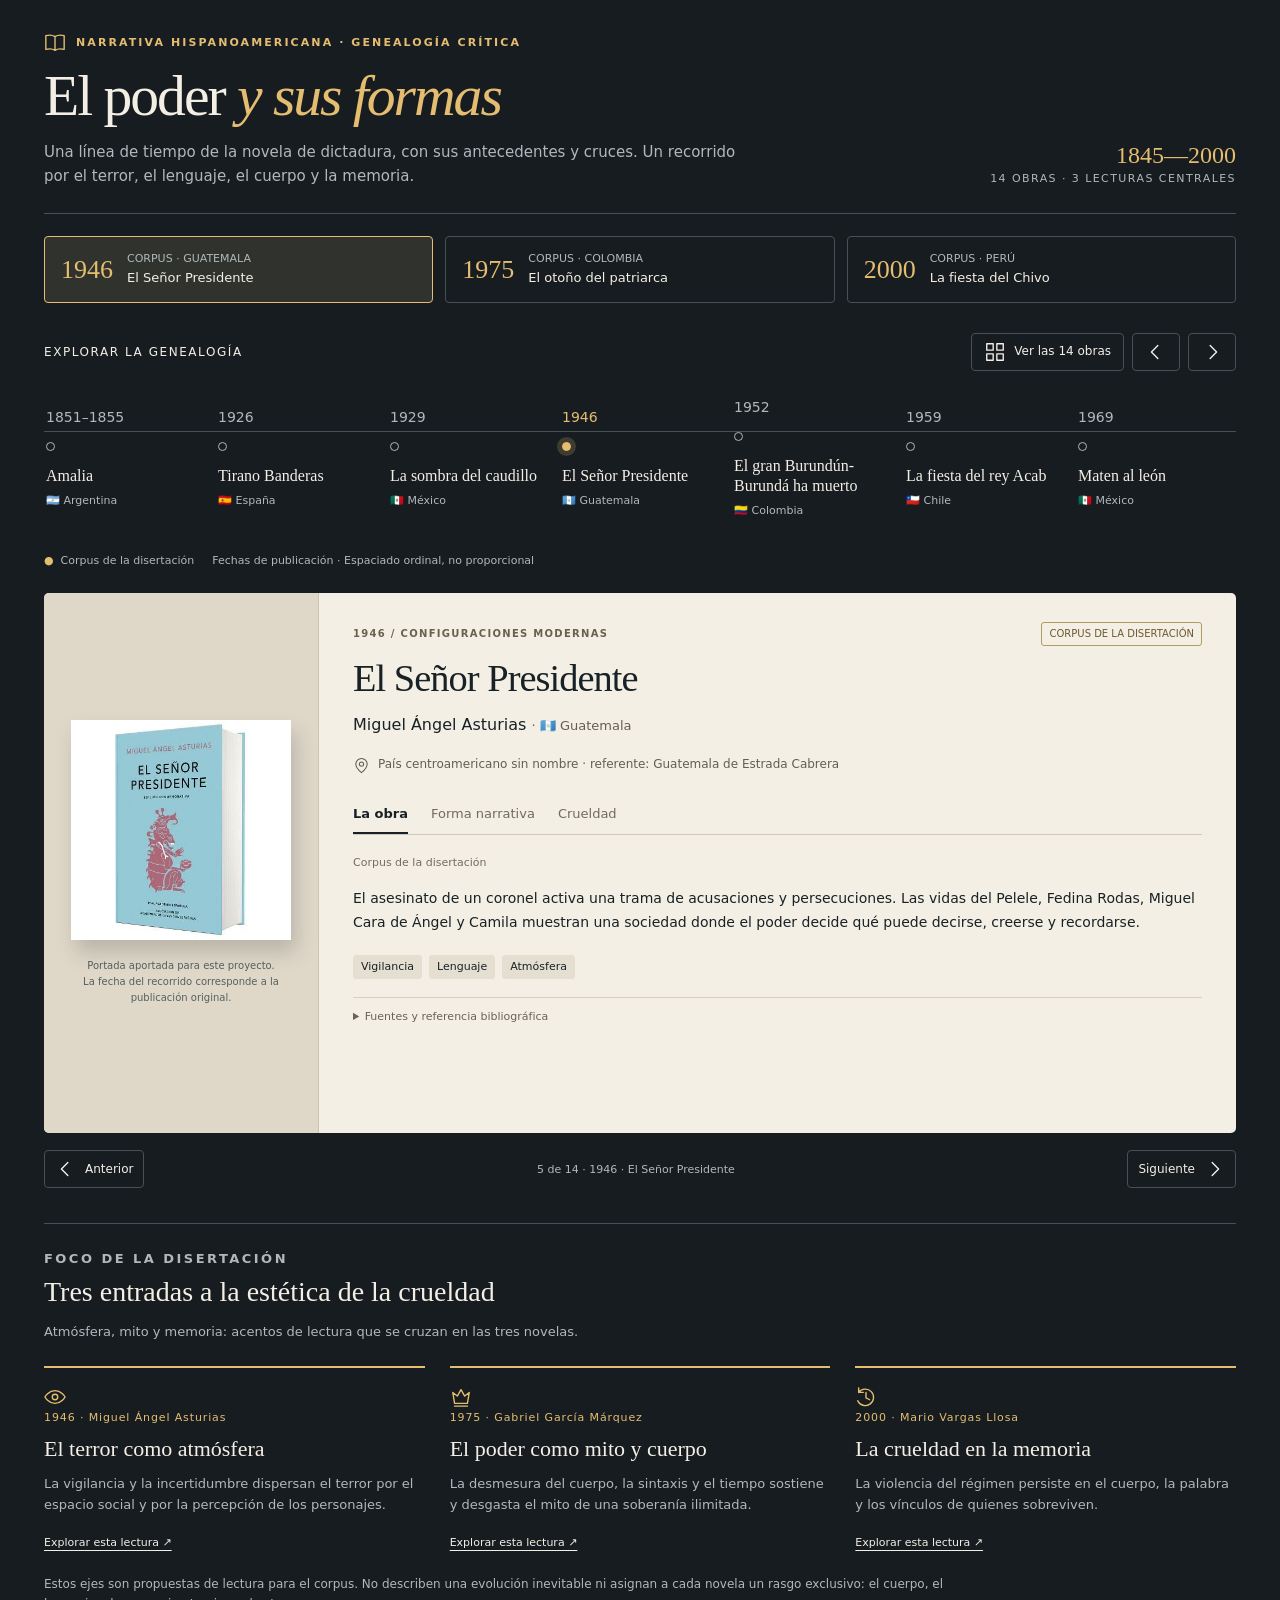
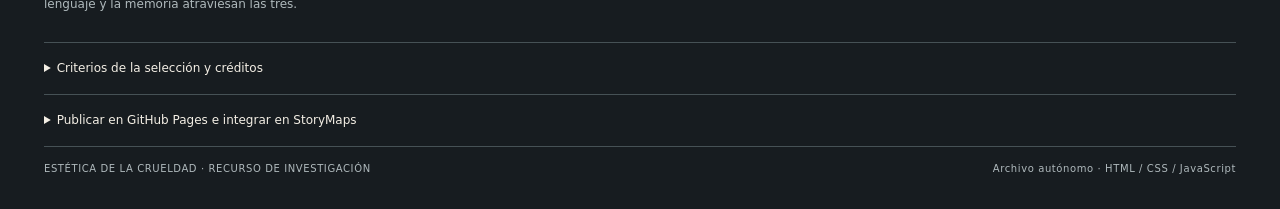
<file: index (1).html>
<!DOCTYPE html>
<html lang="es">
<head>
<meta charset="utf-8">
<meta name="viewport" content="width=device-width,initial-scale=1">
<meta name="description" content="Genealogía interactiva de la narrativa de dictadura hispanoamericana, 1845–2000. Con una lectura ampliada de Asturias, García Márquez y Vargas Llosa.">
<title>El poder y sus formas · Novela de dictadura</title>
<style>
:root{color-scheme:dark;--bg:#171c20;--panel:#20272c;--paper:#f4efe5;--ink:#182125;--muted:#afb9bc;--gold:#e4bd71;--line:#465155;--wash:#2b343a;--red:#a65544}*{box-sizing:border-box}body{margin:0;background:var(--bg);color:var(--paper);font:16px/1.6 system-ui,-apple-system,BlinkMacSystemFont,"Segoe UI",sans-serif}button,a,input{touch-action:manipulation}button{font:inherit;color:inherit;cursor:pointer}button:focus-visible,a:focus-visible,summary:focus-visible{outline:3px solid var(--gold);outline-offset:4px}button:disabled{opacity:.35;cursor:default}a{color:inherit;text-underline-offset:4px}svg{width:22px;height:22px;fill:none;stroke:currentColor;stroke-width:1.5;stroke-linecap:round;stroke-linejoin:round;vertical-align:middle}.wrap{max-width:1280px;margin:auto;padding:32px 44px}header{display:flex;gap:25px;align-items:end;justify-content:space-between;border-bottom:1px solid var(--line);padding-bottom:25px}.eyebrow{font-size:11px;font-weight:700;letter-spacing:.19em;text-transform:uppercase;color:var(--gold);margin:0 0 12px}.brand{display:flex;gap:10px;align-items:center}h1,h2,h3,p{margin-top:0}h1,h2,h3{font-family:Georgia,"Times New Roman",serif;font-weight:400}h1{font-size:clamp(34px,4.5vw,61px);letter-spacing:-.035em;line-height:1.03;margin-bottom:15px}h1 em{font-weight:400;color:var(--gold)}.subtitle{font-size:15px;color:var(--muted);max-width:720px;margin:0}.range{text-align:right;white-space:nowrap;font:24px Georgia,serif;color:var(--gold)}.range small{display:block;font:11px/1.8 system-ui;letter-spacing:.13em;color:var(--muted)}.corpus-nav{display:grid;grid-template-columns:repeat(3,1fr);gap:12px;margin:22px 0}.corpus-shortcut{display:flex;align-items:center;gap:14px;border:1px solid var(--line);background:transparent;text-align:left;padding:13px 16px;border-radius:4px;transition:background .15s}.corpus-shortcut:hover{background:var(--wash)}.corpus-shortcut[aria-pressed=true]{border-color:var(--gold);background:#30332d}.corpus-shortcut .year{font:26px Georgia,serif;color:var(--gold)}.corpus-shortcut .mini{font-size:11px;color:var(--muted);display:block}.corpus-shortcut strong{font-size:13px;font-weight:500;display:block}.toolbar{display:flex;align-items:center;justify-content:space-between;gap:14px;margin:30px 0 13px}.toolbar h2{font:12px system-ui;letter-spacing:.13em;text-transform:uppercase;margin:0}.controls{display:flex;gap:8px}.smallbtn{border:1px solid var(--line);border-radius:4px;background:transparent;padding:7px 12px;font-size:12px;display:flex;gap:8px;align-items:center}.smallbtn:hover{background:var(--wash)}.rail{display:flex;overflow-x:auto;gap:0;scroll-behavior:smooth;scrollbar-color:var(--gold) var(--panel);padding:3px 1px 12px;scroll-snap-type:x proximity}.node{position:relative;flex:0 0 172px;min-height:150px;background:none;border:none;text-align:left;padding:0 15px 10px 2px;scroll-snap-align:start;align-self:stretch}.node:before{content:"";height:1px;background:var(--line);position:absolute;left:0;right:0;top:44px}.node .dot{position:relative;display:block;width:9px;height:9px;border-radius:50%;background:var(--bg);border:1px solid var(--muted);margin:12px 0 15px}.node.corpus .dot{background:var(--gold);border-color:var(--gold)}.node[aria-pressed=true] .dot{box-shadow:0 0 0 5px #e4bd7130;background:var(--gold);border-color:var(--gold)}.node .date{font-size:14px;color:var(--muted)}.node[aria-pressed=true] .date,.node.corpus .date{color:var(--gold)}.node .title{display:block;font:16px/1.25 Georgia,serif;max-width:150px}.node .country{display:block;font-size:11px;color:var(--muted);margin-top:6px}.legend{font-size:11px;color:var(--muted);display:flex;gap:18px;flex-wrap:wrap;margin:3px 0 24px}.legend span:first-child:before{content:"●";color:var(--gold);margin-right:7px}.detail{display:grid;grid-template-columns:275px 1fr;background:var(--paper);color:var(--ink);border-radius:5px;overflow:hidden;min-height:540px}.visual{background:#dfd7c8;position:relative;padding:35px 27px;display:flex;flex-direction:column;align-items:center;justify-content:center;border-right:1px solid #cec5b5;overflow:hidden}.cover{display:block;width:100%;max-height:310px;object-fit:contain;filter:drop-shadow(5px 12px 10px #18212530)}.cover-caption{font-size:10px;color:#56605f;text-align:center;margin:18px 0 0;max-width:200px}.visual-date{font:60px/.95 Georgia,serif;letter-spacing:-.045em;color:#71634d;margin-bottom:30px;align-self:start}.visual .big-icon{color:#71634d;margin-bottom:22px}.big-icon svg{width:78px;height:78px;stroke-width:.8}.visual-word{font:italic 25px/1.25 Georgia,serif;text-align:center;max-width:210px;color:#554d42}.visual-flag{font-size:12px;color:#554d42;margin-top:22px;text-align:center}.content{padding:29px 34px;min-width:0}.meta{display:flex;align-items:center;justify-content:space-between;gap:10px;margin-bottom:12px}.phase{font-size:10px;letter-spacing:.13em;text-transform:uppercase;font-weight:700;color:#69614f}.badge{font-size:10px;border:1px solid #b29a63;padding:3px 7px;border-radius:3px;white-space:nowrap;color:#6e582e}.detail h2{font-size:clamp(29px,3vw,42px);line-height:1.08;letter-spacing:-.025em;margin:0 0 12px}.author{font-size:16px;margin:0 0 18px}.author span{color:#655d50;font-size:13px}.location{display:flex;align-items:start;gap:8px;font-size:12px;color:#625e54;margin:0 0 21px}.location svg{width:17px;height:17px;flex-shrink:0;margin-top:2px}.tabs{display:flex;border-bottom:1px solid #cfc8bc;gap:23px;margin-bottom:19px}.tab{background:transparent;border:0;border-bottom:2px solid transparent;padding:8px 0;font-size:13px;color:#706a5f}.tab[aria-selected=true]{color:var(--ink);border-color:var(--ink);font-weight:600}.tab:focus-visible{outline-color:#786134}.panel{font-size:14px;line-height:1.7}.panel p{margin-bottom:14px}.panel h3{font:italic 22px/1.2 Georgia,serif;margin-bottom:14px}.tags{display:flex;flex-wrap:wrap;gap:7px;margin:20px 0 14px}.tag{font-size:11px;background:#e5dfd2;border-radius:3px;padding:3px 8px}.kind{font-size:11px;color:#746c5e;margin-bottom:12px}.scene{padding:10px 0;border-top:1px solid #d7cfc0}.scene strong{font-size:12px;display:block}.scene p{font-size:12px;margin:3px 0}.question{border-left:3px solid #a7894f;padding:8px 15px;margin:19px 0 5px;font:italic 19px/1.45 Georgia,serif}.sources{border-top:1px solid #d7cfc0;margin-top:18px;padding-top:10px;font-size:11px;color:#6a6256}.sources summary{cursor:pointer}.sources ul{padding-left:16px}.sources li{margin:6px 0}.detail-bottom{display:flex;justify-content:space-between;gap:20px;align-items:center;margin:17px 0 35px}.detail-bottom p{font-size:11px;color:var(--muted);margin:0}.arrow-btn{border:1px solid var(--line);border-radius:4px;padding:7px 10px;background:transparent;display:flex;gap:8px;align-items:center;font-size:12px}.arrow-btn:hover{background:var(--wash)}.section-head{display:flex;justify-content:space-between;gap:20px;align-items:end;border-top:1px solid var(--line);padding-top:25px}.section-head h2{font-size:28px;margin-bottom:7px}.section-head p{font-size:13px;color:var(--muted);margin-bottom:0}.compare{display:grid;grid-template-columns:repeat(3,1fr);gap:25px;margin:23px 0 18px}.compare-card{border-top:2px solid var(--gold);padding-top:16px}.compare-card .axis{font:22px/1.2 Georgia,serif;margin:9px 0 12px}.compare-card p{font-size:13px;color:var(--muted);margin-bottom:12px}.compare-card .compare-year{font-size:11px;color:var(--gold);letter-spacing:.08em}.compare-card svg{color:var(--gold)}.compare-card button{font-size:11px;padding:0;border:0;background:none;text-decoration:underline;text-underline-offset:4px}.caution{font-size:12px;color:var(--muted);margin:22px 0 28px;max-width:900px}.notes{border-top:1px solid var(--line);font-size:12px;color:var(--muted);padding:16px 0}.notes summary{cursor:pointer;color:var(--paper);font-size:12px}.notes p{margin:12px 0}.notes li{margin-bottom:7px}.footer{display:flex;justify-content:space-between;gap:20px;font-size:10px;color:var(--muted);letter-spacing:.06em;padding:14px 0 0;border-top:1px solid var(--line)}dialog{color:var(--paper);background:var(--bg);border:1px solid var(--line);border-radius:8px;padding:25px;max-width:940px;width:calc(100% - 32px);max-height:90vh}dialog::backdrop{background:#000b}dialog header{align-items:center;padding-bottom:16px}dialog h2{font-size:28px;margin:0}.overview{display:grid;grid-template-columns:1fr 1fr;gap:0 24px;margin-top:15px}.overview button{background:none;text-align:left;border:0;border-bottom:1px solid var(--line);display:grid;grid-template-columns:85px 1fr;gap:10px;padding:14px 5px}.overview button:hover{background:var(--wash)}.overview .o-year{color:var(--gold);font-size:13px}.overview strong{display:block;font:18px/1.3 Georgia,serif}.overview small{display:block;color:var(--muted);font-size:11px;margin-top:5px}.sr-only{position:absolute;width:1px;height:1px;padding:0;overflow:hidden;clip:rect(0,0,0,0);white-space:nowrap;border:0}[hidden]{display:none!important}@media(max-width:850px){.wrap{padding:25px}.detail{grid-template-columns:210px 1fr}.visual{padding:25px 20px}.content{padding:25px}.range{display:none}.corpus-shortcut{gap:9px;padding:10px}.corpus-shortcut .year{font-size:22px}.corpus-shortcut strong{font-size:12px}.compare{gap:16px}}@media(max-width:600px){.wrap{padding:22px 17px}.subtitle{font-size:13px}.corpus-nav{gap:7px}.corpus-shortcut{display:block;padding:10px 8px}.corpus-shortcut .mini{font-size:9px;line-height:1.4}.corpus-shortcut strong{font-size:11px;line-height:1.3;margin-top:6px}.toolbar{align-items:start}.toolbar h2{max-width:100px;line-height:1.5}.smallbtn{padding:6px 8px;font-size:11px}.node{flex-basis:145px}.detail{display:flex;flex-direction:column}.visual{min-height:185px;padding:20px;flex-direction:row;gap:25px;border-right:0;border-bottom:1px solid #cec5b5}.cover{width:auto;height:180px;max-width:50%}.visual-date{font-size:46px;margin:0;align-self:center}.cover-caption{max-width:130px;margin:0;font-size:10px}.visual-word{font-size:22px}.big-icon svg{width:45px;height:45px}.visual .big-icon{display:none}.visual-flag{display:none}.content{padding:24px 21px}.detail h2{font-size:31px}.meta{flex-wrap:wrap}.tabs{gap:18px}.tab{font-size:12px}.compare{grid-template-columns:1fr;gap:21px}.compare-card{position:relative;padding-left:40px}.compare-card>svg{position:absolute;left:0;top:20px}.overview{grid-template-columns:1fr}.overview button{grid-template-columns:80px 1fr}.section-head h2{font-size:26px}.legend{gap:8px}.detail-bottom{gap:10px}.detail-bottom p{font-size:10px;max-width:130px}.arrow-btn{font-size:11px}.footer{flex-direction:column;gap:4px}}@media(prefers-reduced-motion:reduce){*{scroll-behavior:auto!important;transition:none!important}}@media print{body{background:white;color:black}.wrap{padding:0}.toolbar,.rail,.legend,.detail,.detail-bottom,.corpus-nav,.notes,.footer{display:none}.compare{display:block}.compare-card{break-inside:avoid;margin-bottom:20px}.subtitle,.compare-card p,.caution{color:#333}h1 em,.eyebrow,.range{color:#705421}.print-only{display:block!important}.print-only table{width:100%;border-collapse:collapse;font-size:11px}.print-only td,.print-only th{text-align:left;padding:8px;border-bottom:1px solid #aaa}}
</style>
</head>
<body>
<svg aria-hidden="true" style="display:none"><defs>
<symbol id="i-book" viewBox="0 0 24 24"><path d="M12 5c-3-2-6-2-10-1v15c4-1 7-1 10 1 3-2 6-2 10-1V4c-4-1-7-1-10 1zM12 5v15"/></symbol>
<symbol id="i-eye" viewBox="0 0 24 24"><path d="M1 12s4-7 11-7 11 7 11 7-4 7-11 7S1 12 1 12z"/><circle cx="12" cy="12" r="3"/></symbol>
<symbol id="i-crown" viewBox="0 0 24 24"><path d="m3 7 5 4 4-7 4 7 5-4-2 12H5L3 7zM5 22h14"/></symbol>
<symbol id="i-memory" viewBox="0 0 24 24"><path d="M4 7a9 9 0 1 1-1 9M4 2v5h5M12 7v6l4 2"/></symbol>
<symbol id="i-pin" viewBox="0 0 24 24"><path d="M20 10c0 6-8 12-8 12S4 16 4 10a8 8 0 0 1 16 0z"/><circle cx="12" cy="10" r="3"/></symbol>
<symbol id="i-left" viewBox="0 0 24 24"><path d="m14 5-7 7 7 7"/></symbol><symbol id="i-right" viewBox="0 0 24 24"><path d="m10 5 7 7-7 7"/></symbol>
<symbol id="i-grid" viewBox="0 0 24 24"><path d="M3 3h7v7H3zM14 3h7v7h-7zM3 14h7v7H3zM14 14h7v7h-7z"/></symbol>
</defs></svg>
<main class="wrap">
<header><div><p class="eyebrow brand"><svg><use href="#i-book"/></svg> Narrativa hispanoamericana · Genealogía crítica</p><h1>El poder <em>y sus formas</em></h1><p class="subtitle">Una línea de tiempo de la novela de dictadura, con sus antecedentes y cruces. Un recorrido por el terror, el lenguaje, el cuerpo y la memoria.</p></div><div class="range">1845—2000<small>14 OBRAS · 3 LECTURAS CENTRALES</small></div></header>
<nav class="corpus-nav" aria-label="Acceso directo al corpus de la disertación"></nav>
<section aria-label="Línea de tiempo">
<div class="toolbar"><h2>Explorar la genealogía</h2><div class="controls"><button class="smallbtn" id="all"><svg><use href="#i-grid"/></svg>Ver las 14 obras</button><button class="smallbtn" id="rail-back" aria-label="Desplazar cronología hacia atrás"><svg><use href="#i-left"/></svg></button><button class="smallbtn" id="rail-next" aria-label="Desplazar cronología hacia adelante"><svg><use href="#i-right"/></svg></button></div></div>
<nav class="rail" id="rail" aria-label="Obras por fecha de publicación"></nav>
<div class="legend"><span>Corpus de la disertación</span><span>Fechas de publicación · Espaciado ordinal, no proporcional</span></div>
</section>
<section class="detail" id="detail" aria-label="Ficha de la obra seleccionada"></section>
<div class="detail-bottom"><button class="arrow-btn" id="prev"><svg><use href="#i-left"/></svg>Anterior</button><p id="position" role="status" aria-live="polite"></p><button class="arrow-btn" id="next">Siguiente<svg><use href="#i-right"/></svg></button></div>
<section aria-labelledby="compare-title"><div class="section-head"><div><p class="eyebrow">Foco de la disertación</p><h2 id="compare-title">Tres entradas a la estética de la crueldad</h2><p>Atmósfera, mito y memoria: acentos de lectura que se cruzan en las tres novelas.</p></div></div><div class="compare" id="compare"></div><p class="caution">Estos ejes son propuestas de lectura para el corpus. No describen una evolución inevitable ni asignan a cada novela un rasgo exclusivo: el cuerpo, el lenguaje y la memoria atraviesan las tres.</p></section>
<details class="notes"><summary>Criterios de la selección y créditos</summary><p>Esta genealogía es selectiva y llega hasta <i>La fiesta del Chivo</i> (2000); no pretende agotar la narrativa dictatorial posterior. Distingue la novela del dictador, la novela de la sociedad bajo dictadura y sus antecedentes. Por ello, <i>Facundo</i> se identifica como ensayo biográfico y político, y la obra de Zalamea como relato alegórico / prosa poética.</p><p>El país junto a cada autor indica su procedencia literaria nacional. El escenario narrativo se identifica por separado. Valle-Inclán figura como antecedente transatlántico español; Vargas Llosa nació en Perú y adquirió después la nacionalidad española. Las agrupaciones son orientativas y no constituyen etapas cerradas.</p><p>Las tres portadas son las imágenes reales aportadas para este proyecto, reproducidas sin rediseño. Representan ediciones concretas y no necesariamente las primeras ediciones; las fechas del recorrido corresponden a la publicación original de las obras. Las demás fichas usan iconos de navegación y tipografía, no portadas simuladas.</p><p>Las sinopsis y las notas formales son síntesis de lectura. Las secciones «Crueldad» proponen una articulación crítica para la disertación; no son citas del manuscrito. Las fuentes bibliográficas se consultan desde cada ficha mediante enlaces de búsqueda dirigidos.</p></details>
<details class="notes"><summary>Publicar en GitHub Pages e integrar en StoryMaps</summary><ol><li>Sube <code>index.html</code> a la raíz de un repositorio de GitHub. En <b>Settings → Pages → Deploy from a branch</b>, selecciona <b>main</b> y <b>/(root)</b>; guarda. Las imágenes, los estilos y las interacciones ya están dentro del archivo.</li><li>Copia la URL del sitio que aparece en GitHub Pages. En el constructor de StoryMaps, selecciona <b>Añadir bloque → Integrar / Embed</b> y pega la URL pública de la página.</li><li>Elige un ancho grande y activa la interacción directa. Revisa la vista previa de escritorio y móvil; para pantallas pequeñas puedes elegir contenido en vivo o tarjeta.</li></ol><p>Descargar este archivo no lo publica en internet. Un enlace local o de descarga no sustituye la URL de una página alojada. Si el alojamiento impide los <code>iframe</code>, StoryMaps puede mostrar una tarjeta en lugar del contenido interactivo.</p><p><a href="https://www.google.com/search?q=site%3Adoc.esri.com%2Fen%2Farcgis-storymaps%2Flatest%2Fauthor-and-share%2Fadd-embeds.html" target="_blank" rel="noopener noreferrer">Consultar la guía oficial de Esri sobre contenido integrado ↗</a></p></details>
<div class="print-only" hidden><h2>Cronología completa</h2><table><thead><tr><th>Fecha</th><th>Obra</th><th>Autor</th><th>País</th></tr></thead><tbody id="print-list"></tbody></table></div>
<footer class="footer"><span>ESTÉTICA DE LA CRUELDAD · RECURSO DE INVESTIGACIÓN</span><span>Archivo autónomo · HTML / CSS / JavaScript</span></footer>
</main>
<dialog id="overview-dialog" aria-labelledby="overview-title"><header><h2 id="overview-title">La genealogía completa</h2><button class="smallbtn" id="close-dialog" aria-label="Cerrar cronología completa">Cerrar ×</button></header><p style="font-size:12px;color:var(--muted);margin:12px 0 0">Selecciona una obra para abrir su ficha. ★ Corpus de la disertación.</p><div class="overview" id="overview"></div></dialog>
<noscript><p>Activa JavaScript para explorar las fichas y la cronología interactiva.</p></noscript>
<script>
'use strict';
const works=[{"id": "facundo", "year": "1845", "title": "Facundo", "author": "Domingo Faustino Sarmiento", "country": "Argentina", "flag": "🇦🇷", "setting": "Argentina · caudillismo y gobierno de Rosas", "phase": "Antecedentes", "kind": "Ensayo biográfico y político", "summary": "La vida de Juan Facundo Quiroga articula una interpretación del caudillismo argentino y una intervención contra el régimen de Juan Manuel de Rosas. La oposición entre civilización y barbarie organiza una lectura polémica de la nación.", "form": "Biografía, ensayo, descripción del territorio y narración se entrelazan. Se incluye como antecedente de la tradición, no como novela del dictador en sentido estricto.", "tags": ["Caudillismo", "Nación", "Polémica"], "sources": ["facundo"]}, {"id": "amalia", "year": "1851–1855", "title": "Amalia", "author": "José Mármol", "country": "Argentina", "flag": "🇦🇷", "setting": "Buenos Aires · régimen de Juan Manuel de Rosas", "phase": "Antecedentes", "kind": "Novela romántica y política", "summary": "Amalia refugia a Eduardo Belgrano, perseguido por el rosismo. La historia amorosa queda atravesada por la vigilancia, la delación y la violencia política que alcanzan el espacio doméstico.", "form": "La intriga sentimental y la denuncia política construyen una sociedad sometida al terror. Publicación inicial por entregas en 1851; versión completa en libro en 1855.", "tags": ["Terror social", "Persecución", "Espacio privado"], "sources": ["amalia"]}, {"id": "tirano", "year": "1926", "title": "Tirano Banderas", "author": "Ramón del Valle-Inclán", "country": "España", "flag": "🇪🇸", "setting": "Santa Fe de Tierra Firme · país hispanoamericano ficticio", "phase": "Configuraciones modernas", "kind": "Antecedente transatlántico", "summary": "El dominio de Santos Banderas y la rebelión contra su régimen componen el retrato de una tiranía en una república imaginaria. La represión atraviesa tanto las instituciones como la vida cotidiana.", "form": "El esperpento, el montaje y la mezcla de registros deforman la imagen del poder. Autor español: su lugar aquí responde a su influencia en la narrativa hispanoamericana.", "tags": ["Esperpento", "Montaje", "Tiranía"], "sources": ["bellini"]}, {"id": "sombra", "year": "1929", "title": "La sombra del caudillo", "author": "Martín Luis Guzmán", "country": "México", "flag": "🇲🇽", "setting": "México posrevolucionario", "phase": "Configuraciones modernas", "kind": "Novela política y del caudillismo", "summary": "La disputa sucesoria entre Ignacio Aguirre e Hilario Jiménez revela el peso del Caudillo sobre la vida política. Lealtades, maniobras y violencia determinan el destino de quienes compiten por el poder.", "form": "La tensión trágica y los diálogos políticos muestran cómo la autoridad personal condiciona las instituciones. Vincula la novela de la Revolución con la representación del poder autoritario.", "tags": ["Sucesión", "Caudillismo", "Violencia estatal"], "sources": ["mexico"]}, {"id": "presidente", "year": "1946", "title": "El Señor Presidente", "author": "Miguel Ángel Asturias", "country": "Guatemala", "flag": "🇬🇹", "setting": "País centroamericano sin nombre · referente: Guatemala de Estrada Cabrera", "phase": "Configuraciones modernas", "kind": "Corpus de la disertación", "summary": "El asesinato de un coronel activa una trama de acusaciones y persecuciones. Las vidas del Pelele, Fedina Rodas, Miguel Cara de Ángel y Camila muestran una sociedad donde el poder decide qué puede decirse, creerse y recordarse.", "form": "La fragmentación, las onomatopeyas, la deformación de la percepción y los contrastes sensoriales construyen una atmósfera de terror. El Presidente interviene en momentos decisivos, aunque su presencia física sea discontinua.", "tags": ["Vigilancia", "Lenguaje", "Atmósfera"], "sources": ["presidente", "bellini"], "corpus": true, "axis": "El terror como atmósfera", "icon": "eye", "cover": "[data-uri]", "thesis": "La crueldad puede leerse como una organización de la percepción: el miedo circula por rumores, silencios, acusaciones y voces. La relativa invisibilidad del Presidente intensifica una autoridad que parece extenderse por todo el espacio social.", "scenes": [["El Pelele", "El insulto, la persecución y la muerte permiten examinar cómo el lenguaje prepara y prolonga la violencia."], ["Fedina Rodas", "El interrogatorio y el sufrimiento corporal muestran la producción institucional de culpabilidad."], ["Cara de Ángel", "La manipulación de la información y el aislamiento convierten la incertidumbre en un instrumento de destrucción."]], "question": "¿Cómo hace sentir el texto un poder que no necesita mostrarse continuamente?"}, {"id": "burundun", "year": "1952", "title": "El gran Burundún-Burundá ha muerto", "author": "Jorge Zalamea", "country": "Colombia", "flag": "🇨🇴", "setting": "Régimen alegórico · espacio sin localización nacional precisa", "phase": "Sátira y alegoría", "kind": "Relato alegórico / prosa poética", "summary": "El funeral del gobernante expone el aparato de un poder que ha sometido la palabra. La pompa oficial se convierte en una ocasión para revelar la violencia y el vacío de la autoridad.", "form": "La prosa poética, la hipérbole y el grotesco vinculan tiranía y supresión del lenguaje. Su forma híbrida amplía esta genealogía más allá de la novela en sentido estricto.", "tags": ["Silencio", "Alegoría", "Grotesco"], "sources": ["burundun", "bellini"]}, {"id": "acab", "year": "1959", "title": "La fiesta del rey Acab", "author": "Enrique Lafourcade", "country": "Chile", "flag": "🇨🇱", "setting": "Caribe ficticio · referente: dictadura de Trujillo, República Dominicana", "phase": "Sátira y alegoría", "kind": "Novela del dictador", "summary": "El dictador Carrillo encarna una tiranía caribeña construida a partir del trujillismo. La ostentación del poder convive con la arbitrariedad y la violencia sobre quienes dependen de él.", "form": "La sátira y la ficción alegórica permiten reconocer el referente histórico sin convertir al personaje en una transcripción documental. Chile corresponde al autor; República Dominicana, al referente del régimen.", "tags": ["Sátira", "Trujillismo", "Arbitrariedad"], "sources": ["acab"]}, {"id": "leon", "year": "1969", "title": "Maten al león", "author": "Jorge Ibargüengoitia", "country": "México", "flag": "🇲🇽", "setting": "Arepa · república insular ficticia del Caribe", "phase": "Sátira y alegoría", "kind": "Novela satírica de la dictadura", "summary": "El mariscal Manuel Belaunzarán busca perpetuarse en el poder mientras sus adversarios organizan una conspiración. Los intentos de magnicidio ponen en escena la fragilidad y las contradicciones de la oposición.", "form": "La ironía, el humor negro y la desmitificación de los gestos heroicos someten a crítica tanto al tirano como a las élites que lo rodean.", "tags": ["Parodia", "Conspiración", "Perpetuación"], "sources": ["mexico", "bellini"]}, {"id": "catedral", "year": "1969", "title": "Conversación en La Catedral", "author": "Mario Vargas Llosa", "country": "Perú", "flag": "🇵🇪", "setting": "Lima, Perú · dictadura de Manuel A. Odría", "phase": "Experimentación narrativa", "kind": "Novela de la sociedad bajo dictadura", "summary": "Una conversación entre Santiago Zavala y Ambrosio reconstruye relaciones familiares, frustraciones y complicidades durante el ochenio de Odría. El régimen se percibe en las vidas que condiciona y en las redes de corrupción.", "form": "Los diálogos entrecruzados y los desplazamientos temporales hacen converger escenas y voces. La dictadura aparece como una trama social que rebasa la figura del gobernante.", "tags": ["Diálogos", "Corrupción", "Vida cotidiana"], "sources": ["catedral"], "note": "Autor peruano; posteriormente adquirió también la nacionalidad española."}, {"id": "recurso", "year": "1974", "title": "El recurso del método", "author": "Alejo Carpentier", "country": "Cuba", "flag": "🇨🇺", "setting": "País latinoamericano ficticio y París", "phase": "Experimentación narrativa", "kind": "Novela del dictador", "summary": "El Primer Magistrado combina aspiraciones de refinamiento europeo con prácticas represivas para conservar su gobierno. Su circulación entre París y América expone las contradicciones de su proyecto de poder.", "form": "La parodia del racionalismo, la ironía histórica y la construcción de un dictador compuesto cuestionan las justificaciones culturales de la dominación.", "tags": ["Parodia", "Retórica del poder", "Historia"], "sources": ["recurso"]}, {"id": "supremo", "year": "1974", "title": "Yo el Supremo", "author": "Augusto Roa Bastos", "country": "Paraguay", "flag": "🇵🇾", "setting": "Paraguay · gobierno de José Gaspar Rodríguez de Francia", "phase": "Experimentación narrativa", "kind": "Novela del dictador", "summary": "La figura del doctor Francia emerge entre dictados, documentos, notas y disputas sobre su memoria. El soberano intenta gobernar también la escritura que transmitirá su imagen.", "form": "La pluralidad textual y las intervenciones del compilador impiden fijar una voz soberana única. La autoridad política se confronta con aquello que la escritura conserva, contradice o transforma.", "tags": ["Archivo", "Dictado", "Autoridad"], "sources": ["supremo", "bellini"]}, {"id": "otono", "year": "1975", "title": "El otoño del patriarca", "author": "Gabriel García Márquez", "country": "Colombia", "flag": "🇨🇴", "setting": "País caribeño ficticio · síntesis de tradiciones dictatoriales", "phase": "Experimentación narrativa", "kind": "Corpus de la disertación", "summary": "El hallazgo del cadáver de un patriarca abre sucesivas reconstrucciones de su dominio. Su longevidad, su soledad, sus vínculos y sus crímenes configuran un poder que parece haber ocupado todo el tiempo de la nación.", "form": "Seis grandes unidades narrativas, extensos períodos sintácticos, repeticiones y cambios de voz desestabilizan una cronología lineal. El cuerpo grotesco y la hipérbole participan en la fabricación y el desgaste del mito.", "tags": ["Cuerpo grotesco", "Voces", "Tiempo circular"], "sources": ["otono", "bellini"], "corpus": true, "axis": "El poder como mito y cuerpo", "icon": "crown", "cover": "[data-uri]", "thesis": "La crueldad se inscribe en el ritmo, la sintaxis y la repetición. El exceso corporal y verbal produce una experiencia de asfixia y desmesura que permite leer la soberanía como una apropiación de los cuerpos, de la palabra y del tiempo.", "scenes": [["El cadáver y sus retornos", "La reiteración del comienzo impide que la muerte clausure de inmediato la historia del poder."], ["Rodrigo de Aguilar", "El banquete convierte el castigo del colaborador en un espectáculo corporal y ritual de obediencia."], ["La venta del mar", "La hipérbole extrema la apropiación del territorio y deshace el supuesto carácter protector de la soberanía."]], "question": "¿Cómo producen la sintaxis y la repetición la sensación de un poder interminable?"}, {"id": "cola", "year": "1983", "title": "Cola de lagartija", "author": "Luisa Valenzuela", "country": "Argentina", "flag": "🇦🇷", "setting": "Argentina · referente: José López Rega y la violencia parapolicial", "phase": "Reescrituras y memoria", "kind": "Novela del poder autoritario", "summary": "El Brujo, figura elaborada a partir de José López Rega, fantasea con un dominio absoluto. El relato explora el vínculo entre delirio de poder, sacrificio y violencia política.", "form": "El grotesco, la corporalidad y el conflicto por la voz narrativa desarman las pretensiones de omnipotencia. Amplía la reflexión hacia género, escritura y poder paraestatal.", "tags": ["Cuerpo", "Género", "Voz narrativa"], "sources": ["cola"]}, {"id": "chivo", "year": "2000", "title": "La fiesta del Chivo", "author": "Mario Vargas Llosa", "country": "Perú", "flag": "🇵🇪", "setting": "República Dominicana · dictadura de Rafael Leónidas Trujillo", "phase": "Reescrituras y memoria", "kind": "Corpus de la disertación", "summary": "El regreso de Urania Cabral a Santo Domingo se entrelaza con el último día de Trujillo y la conspiración que termina con su vida. El pasado dictatorial retorna en los cuerpos, los vínculos familiares y los relatos de quienes sobrevivieron.", "form": "La alternancia de tres líneas narrativas articula el presente de Urania, el entorno del dictador y la acción de los conspiradores. Los cambios temporales acercan la violencia del régimen a su persistencia en la memoria.", "tags": ["Memoria", "Cuerpo", "Trauma"], "sources": ["chivo"], "corpus": true, "axis": "La crueldad en la memoria", "icon": "memory", "cover": "[data-uri]", "note": "Autor peruano-español. El escenario de esta novela es dominicano.", "thesis": "La crueldad persiste después de la muerte del dictador. La narración de Urania permite examinar cómo la violencia sexual y la complicidad familiar dejan huellas que condicionan el regreso, la palabra y los vínculos con los otros.", "scenes": [["El regreso de Urania", "La confrontación con el padre hace del presente un espacio de disputa con un pasado todavía activo."], ["La Casa de Caoba", "La violencia sexual vincula dominación política, entrega del cuerpo y lealtad al régimen."], ["La represión de los conspiradores", "Las torturas y represalias revelan la continuidad del aparato de terror más allá del magnicidio."]], "question": "¿Qué permanece del régimen en el cuerpo y en la palabra de quienes sobreviven?"}];
const sources={"facundo": ["Biblioteca Virtual Miguel de Cervantes · Presentación del portal Sarmiento", "site:cervantesvirtual.com/portales/domingo_faustino_sarmiento/presentacion/ Facundo 1845"], "amalia": ["Biblioteca Virtual Miguel de Cervantes · Amalia, edición de Teodosio Fernández", "site:cervantesvirtual.com/obra/amalia-923912/ Amalia 1851 1855"], "bellini": ["Giuseppe Bellini · El tema de la dictadura en la narrativa del mundo hispánico (2000)", "site:cervantesvirtual.com \"El tema de la dictadura\" \"Bellini\""], "mexico": ["Enciclopedia de la Literatura en México · Novela política", "site:elem.mx/estgrp/datos/52 \"Novela política\""], "presidente": ["RAE / ASALE · El señor presidente, edición conmemorativa", "site:asale.org/obras-academicas/ediciones-conmemorativas/el-senor-presidente"], "burundun": ["Banco de la República · Jorge Zalamea Borda", "site:enciclopedia.banrepcultural.org/Jorge_Zalamea_Borda \"1952\""], "acab": ["Biblioteca Nacional de Chile · La fiesta del rey Acab (1959)", "site:memoriachilena.gob.cl/602/w3-article-95262.html"], "catedral": ["Instituto Cervantes · Conversación en La Catedral", "site:cultura.cervantes.es \"Conversación en La Catedral\" \"1969\""], "recurso": ["Editorial Losada · El recurso del método", "site:editoriallosada.com/libro/el-recurso-del-metodo/"], "supremo": ["RAE / ASALE · Yo el Supremo, edición conmemorativa", "site:asale.org/obras-academicas/ediciones-conmemorativas/yo-el-supremo"], "otono": ["WorldCat · El otoño del patriarca, Plaza & Janés, 1975", "site:search.worldcat.org/title/2003743 \"patriarca\""], "cola": ["Luisa Valenzuela · Cola de lagartija, bibliografía de la autora", "site:luisavalenzuela.com/cola-de-lagartija/"], "chivo": ["Biblioteca de la Universidad de California · La fiesta del Chivo, Alfaguara, 2000", "site:repositories.cdlib.org/uc/item/48p0n145"]};
const $=s=>document.querySelector(s);
const icon=name=>`<svg aria-hidden="true"><use href="#i-${name}"/></svg>`;
let current=Math.max(0,works.findIndex(w=>w.id===(location.hash.slice(1)||'presidente'))),activeTab='obra';
const rail=$('#rail'),detail=$('#detail'),dialog=$('#overview-dialog');
rail.innerHTML=works.map((w,i)=>`<button class="node ${w.corpus?'corpus':''}" data-index="${i}" aria-pressed="false" aria-label="${w.year}, ${w.title}, ${w.author}, ${w.country}${w.corpus?', corpus de la disertación':''}"><span class="date">${w.year}</span><span class="dot"></span><span class="title">${w.title}</span><span class="country">${w.flag} ${w.country}</span></button>`).join('');
$('.corpus-nav').innerHTML=works.filter(w=>w.corpus).map(w=>`<button class="corpus-shortcut" data-id="${w.id}" aria-pressed="false"><span class="year">${w.year}</span><span><span class="mini">CORPUS · ${w.country.toLocaleUpperCase('es')}</span><strong>${w.title}</strong></span></button>`).join('');
$('#overview').innerHTML=works.map((w,i)=>`<button data-index="${i}"><span class="o-year">${w.year}</span><span><strong>${w.corpus?'★ ':''}${w.title}</strong><small>${w.author} · ${w.flag} ${w.country}</small></span></button>`).join('');
$('#print-list').innerHTML=works.map(w=>`<tr><td>${w.year}</td><td>${w.title}</td><td>${w.author}</td><td>${w.country}</td></tr>`).join('');
const short={presidente:'La vigilancia y la incertidumbre dispersan el terror por el espacio social y por la percepción de los personajes.',otono:'La desmesura del cuerpo, la sintaxis y el tiempo sostiene y desgasta el mito de una soberanía ilimitada.',chivo:'La violencia del régimen persiste en el cuerpo, la palabra y los vínculos de quienes sobreviven.'};
$('#compare').innerHTML=works.filter(w=>w.corpus).map(w=>`<article class="compare-card">${icon(w.icon)}<div class="compare-year">${w.year} · ${w.author}</div><h3 class="axis">${w.axis}</h3><p>${short[w.id]}</p><button data-id="${w.id}">Explorar esta lectura ↗</button></article>`).join('');
function sourceHtml(w){return `<details class="sources"><summary>Fuentes y referencia bibliográfica</summary><ul>${w.sources.map(s=>`<li><a href="https://www.google.com/search?q=${encodeURIComponent(sources[s][1])}" target="_blank" rel="noopener noreferrer">${sources[s][0]} ↗</a></li>`).join('')}</ul><p>Los enlaces abren búsquedas dirigidas a la fuente indicada. La lectura estética es una síntesis interpretativa.</p></details>`;}
function panelHtml(w){
 if(activeTab==='forma')return `<h3>¿Cómo se narra el poder?</h3><p>${w.form}</p><div class="tags">${w.tags.map(t=>`<span class="tag">${t}</span>`).join('')}</div>`;
 if(activeTab==='crueldad'&&w.corpus)return `<h3>${w.axis}</h3><p>${w.thesis}</p>${w.scenes.map(([a,b])=>`<div class="scene"><strong>${a}</strong><p>${b}</p></div>`).join('')}<p class="question">${w.question}</p>`;
 return `<p class="kind">${w.kind}</p><p>${w.summary}</p><div class="tags">${w.tags.map(t=>`<span class="tag">${t}</span>`).join('')}</div>${w.note?`<p style="font-size:11px;color:#6a6256">${w.note}</p>`:''}`;
}
function tabs(w){return ['obra','forma',...(w.corpus?['crueldad']:[])].map(t=>`<button class="tab" id="tab-${t}" role="tab" aria-selected="${activeTab===t}" tabindex="${activeTab===t?0:-1}" aria-controls="panel" data-tab="${t}">${{obra:'La obra',forma:'Forma narrativa',crueldad:'Crueldad'}[t]}</button>`).join('');}
function render(shouldScroll=false){
 const w=works[current];if(!w.corpus&&activeTab==='crueldad')activeTab='forma';
 detail.innerHTML=`<div class="visual">${w.cover?`<img class="cover" src="${w.cover}" alt="Portada de ${w.title}, ${w.author}"><p class="cover-caption">Portada aportada para este proyecto.<br>La fecha del recorrido corresponde a la publicación original.</p>`:`<div class="visual-date">${w.year}</div><div class="big-icon">${icon('book')}</div><div class="visual-word">${w.tags.join(' · ')}</div><div class="visual-flag">${w.flag} ${w.country}<br>País del autor</div>`}</div><div class="content"><div class="meta"><span class="phase">${w.year} / ${w.phase}</span>${w.corpus?'<span class="badge">CORPUS DE LA DISERTACIÓN</span>':''}</div><h2 id="work-title">${w.title}</h2><p class="author">${w.author} <span>· ${w.flag} ${w.country}</span></p><p class="location">${icon('pin')}<span>${w.setting}</span></p><div class="tabs" role="tablist" aria-label="Lecturas de la obra">${tabs(w)}</div><div id="panel" class="panel" role="tabpanel" aria-labelledby="tab-${activeTab}" tabindex="0">${panelHtml(w)}</div>${sourceHtml(w)}</div>`;
 rail.querySelectorAll('button').forEach((b,i)=>b.setAttribute('aria-pressed',String(i===current)));
 $('.corpus-nav').querySelectorAll('button').forEach(b=>b.setAttribute('aria-pressed',String(b.dataset.id===w.id)));
 $('#prev').disabled=current===0;$('#next').disabled=current===works.length-1;
 $('#position').textContent=`${current+1} de ${works.length} · ${w.year} · ${w.title}`;
 try{history.replaceState(null,'','#'+w.id)}catch(e){}
 const node=rail.children[current];if(shouldScroll)rail.scrollTo({left:node.offsetLeft-rail.offsetLeft-rail.clientWidth/2+node.clientWidth/2,behavior:matchMedia('(prefers-reduced-motion: reduce)').matches?'auto':'smooth'});
}
function select(i,tab='obra',scrollDetail=false){current=i;activeTab=tab;render(true);if(scrollDetail)detail.scrollIntoView({behavior:matchMedia('(prefers-reduced-motion: reduce)').matches?'auto':'smooth',block:'start'});}
rail.addEventListener('click',e=>{const b=e.target.closest('[data-index]');if(b)select(Number(b.dataset.index));});
rail.addEventListener('keydown',e=>{if(!['ArrowRight','ArrowLeft','Home','End'].includes(e.key))return;e.preventDefault();const i=e.key==='Home'?0:e.key==='End'?works.length-1:Math.max(0,Math.min(works.length-1,current+(e.key==='ArrowRight'?1:-1)));select(i);rail.children[i].focus({preventScroll:true});});
$('.corpus-nav').addEventListener('click',e=>{const b=e.target.closest('[data-id]');if(b)select(works.findIndex(w=>w.id===b.dataset.id));});
$('#compare').addEventListener('click',e=>{const b=e.target.closest('[data-id]');if(b)select(works.findIndex(w=>w.id===b.dataset.id),'crueldad',true);});
detail.addEventListener('click',e=>{const b=e.target.closest('[data-tab]');if(!b)return;activeTab=b.dataset.tab;render();$('#tab-'+activeTab).focus({preventScroll:true});});
detail.addEventListener('keydown',e=>{const b=e.target.closest('[data-tab]');if(!b||!['ArrowRight','ArrowLeft','Home','End'].includes(e.key))return;e.preventDefault();const ts=Array.from(detail.querySelectorAll('[data-tab]')).map(x=>x.dataset.tab),idx=ts.indexOf(activeTab);activeTab=e.key==='Home'?ts[0]:e.key==='End'?ts[ts.length-1]:ts[(idx+(e.key==='ArrowRight'?1:-1)+ts.length)%ts.length];render();$('#tab-'+activeTab).focus();});
$('#prev').onclick=()=>select(Math.max(0,current-1));$('#next').onclick=()=>select(Math.min(works.length-1,current+1));
$('#rail-back').onclick=()=>rail.scrollBy({left:-rail.clientWidth*.75,behavior:'smooth'});$('#rail-next').onclick=()=>rail.scrollBy({left:rail.clientWidth*.75,behavior:'smooth'});
$('#all').onclick=()=>dialog.showModal();$('#close-dialog').onclick=()=>dialog.close();
$('#overview').onclick=e=>{const b=e.target.closest('[data-index]');if(b){dialog.close();select(Number(b.dataset.index));}};
dialog.addEventListener('click',e=>{if(e.target===dialog){const r=dialog.getBoundingClientRect();if(e.clientX<r.left||e.clientX>r.right||e.clientY<r.top||e.clientY>r.bottom)dialog.close();}});
window.addEventListener('hashchange',()=>{const i=works.findIndex(w=>w.id===location.hash.slice(1));if(i>=0)select(i);});
render();requestAnimationFrame(()=>{const n=rail.children[current];rail.scrollLeft=n.offsetLeft-rail.offsetLeft-rail.clientWidth/2+n.clientWidth/2;});
</script>
</body>
</html>
</file>
<file: style.css>
:root{color-scheme:dark;--bg:#111315;--ink:#ece7dc;--muted:#aaa99f;--gold:#c8b48c}*{box-sizing:border-box}body{margin:0;background:var(--bg);color:var(--ink);font-family:Arial,Helvetica,sans-serif;height:100svh;min-height:440px;display:flex;flex-direction:column;overflow:hidden}header{text-align:center;padding:26px 16px 0;pointer-events:none;z-index:2}h1{font:normal clamp(25px,3.4vw,38px)/1.2 Georgia,serif;margin:10px 0}.eyebrow{font-size:10px;letter-spacing:.27em;color:var(--gold);margin:0}.byline{font-size:12px;color:var(--muted);margin:10px 0}.byline span{padding:0 8px}#stage{position:relative;flex:1;min-height:160px;perspective:1700px;touch-action:none;cursor:grab;outline-offset:-4px}#stage:active{cursor:grabbing}#fit,#float,#rotation,#book,#hinge{position:absolute;transform-style:preserve-3d}#fit{left:50%;top:50%;width:0;height:0}#float{width:0;height:0;animation:float 7s ease-in-out infinite}#rotation{width:0;height:0;transform:rotateX(-9deg) rotateY(-24deg) rotateZ(-3deg)}#book{width:340px;height:540px;left:0;top:-270px;transform:translateX(-170px)}#hinge{inset:0;transform-origin:0 50%;transform:translateZ(30px) rotateY(0deg)}.cover,.page,.edge,.spine,.leaf-edge{position:absolute;backface-visibility:hidden}.cover{inset:0;background:#252523}.cover canvas,.spine canvas,.fore canvas{width:100%;height:100%;display:block}.front{transform:translateZ(8px);box-shadow:inset 0 0 1px #fff}.back{transform:translateZ(-30px) rotateY(180deg)}.spine{width:60px;height:540px;left:-30px;transform:rotateY(-90deg);background:#191919}.edge{background:#c1ad87}.fore{width:50px;height:528px;left:311px;top:6px;transform:rotateY(90deg)}.top,.bottom{width:336px;height:50px;left:0;top:-19px;transform:rotateX(90deg)}.bottom{top:509px;transform:rotateX(-90deg)}.leaf-edge{background:#d1c3a2}.leaf-fore{width:16px;height:540px;left:332px;transform:rotateY(90deg)}.leaf-top,.leaf-bottom{width:340px;height:16px;top:-8px;transform:rotateX(90deg)}.leaf-bottom{top:532px;transform:rotateX(-90deg)}.page{width:338px;height:536px;top:2px;left:1px;background:#eee5d2;color:#29261f;display:flex;flex-direction:column;padding:42px 33px 28px;border-radius:1px 5px 7px 1px}.right{transform:translateZ(22px);background:linear-gradient(90deg,#c7bda8 0%,#e7ddc8 3%,#f0e8d7 12%,#eee5d2 96%,#e0d5bd 100%)}.left{transform:translateZ(-8px) rotateY(180deg);background:linear-gradient(90deg,#e0d5bd 0%,#eee5d2 4%,#f0e8d7 88%,#ddd3bd 97%,#baad92 100%);border-radius:5px 1px 1px 7px}.running{font-size:9px;letter-spacing:.16em;border-bottom:1px solid #c4bba9;padding-bottom:16px;color:#736852}.passage{flex:1;display:flex;align-items:center}.passage p{font:21px/1.62 Georgia,'Times New Roman',serif;margin:22px 0;text-align:left}.folio{text-align:center;font:10px/1.2 Arial,sans-serif;letter-spacing:.12em;color:#766b55}#shadow{position:absolute;left:50%;bottom:6%;width:340px;height:30px;background:#000;filter:blur(17px);border-radius:50%;transform:translateX(-50%);opacity:.5;pointer-events:none}#loading{position:absolute;inset:0;display:grid;place-items:center;background:var(--bg);font-size:13px;color:var(--muted);z-index:3}#loading[hidden]{display:none}footer{z-index:2;text-align:center;padding:5px 16px 18px}#hint{font-size:11px;color:var(--muted);margin:0 0 14px}nav{display:flex;justify-content:center;gap:8px;flex-wrap:wrap}button,a{touch-action:manipulation}button{border:1px solid #484844;background:#1b1e20;color:var(--ink);padding:12px 15px;border-radius:5px;font:12px Arial,sans-serif;cursor:pointer;min-height:42px}button:hover{background:#2a2d2d;border-color:#8e887a}button:disabled{opacity:.4;cursor:wait}button:focus-visible,a:focus-visible,#stage:focus-visible{outline:2px solid var(--gold);outline-offset:4px}.primary{background:#d2c09b;color:#1c1c19;border-color:#d2c09b;min-width:110px}.primary:hover{background:#e6d3ab}.zoom{display:flex}.zoom button{font-size:20px;padding:6px 15px}.zoom button:first-child{border-radius:5px 0 0 5px}.zoom button:last-child{border-radius:0 5px 5px 0;border-left:0}.editorial{font-size:10px;color:#878982;margin:15px 0 0;line-height:1.5}.sr{position:absolute;width:1px;height:1px;padding:0;margin:-1px;overflow:hidden;clip:rect(0,0,0,0);white-space:nowrap;border:0}dialog{position:fixed;inset:0;width:100%;max-width:none;height:100%;max-height:none;margin:0;padding:0;border:0;background:#17191b;color:var(--ink)}dialog[open]{display:flex;flex-direction:column}.reader-bar{display:flex;align-items:center;justify-content:space-between;padding:18px 24px;gap:12px;border-bottom:1px solid #363936}.reader-bar h2{font:24px Georgia,serif;margin:0 0 7px}.reader-bar p{font-size:12px;color:var(--muted);margin:0}.reader-tools{display:flex;align-items:center;gap:8px;padding:10px 24px;flex-wrap:wrap}.reader-tools a{color:var(--gold);font-size:12px;margin-left:8px}#reader-scroll{flex:1;overflow:auto;padding:16px;text-align:center;background:#111315;touch-action:pan-x pan-y pinch-zoom}#original-page{display:block;width:min(100%,760px);max-width:none;height:auto;margin:auto}.source{font-size:11px;line-height:1.5;color:var(--muted);text-align:center;margin:12px 20px}body.paused #float,body.open #float{animation-play-state:paused}body.open #float{animation:none;transform:translateY(0)}@keyframes float{0%,100%{transform:translateY(0) rotateZ(0)}50%{transform:translateY(-11px) rotateZ(.6deg)}}@media(prefers-reduced-motion:reduce){#float{animation:none}}@media(max-width:600px){header{padding-top:20px}h1{font-size:28px}.byline{font-size:11px}footer{padding:4px 10px 12px}nav{gap:6px}button{padding:11px 12px;font-size:11px}.editorial{font-size:9px;margin-top:10px}#hint{font-size:10px;margin-bottom:10px}.reader-bar{padding:14px}.reader-bar h2{font-size:20px}.reader-bar p{font-size:10px;max-width:220px}.reader-tools{padding:8px 14px}}@media(max-height:560px){header{padding-top:10px}h1{font-size:23px;margin:5px 0}.byline{margin:6px 0}.eyebrow{font-size:8px}footer{padding-bottom:8px}.editorial{margin-top:7px}#hint{margin-bottom:7px}}

[hidden]{display:none!important}.reader-tabs{display:flex;gap:8px;padding:12px 24px 0}.reader-tabs [aria-pressed="true"]{border-color:var(--gold);color:var(--gold)}#highlight-tools{display:flex;align-items:center;gap:8px;flex-wrap:wrap;padding:12px 24px}#highlight-status{font-size:12px;color:var(--muted)}#selectable-text{background:#eee5d2;color:#29261f;max-width:760px;margin:0 auto;padding:44px clamp(24px,6vw,70px);text-align:left;user-select:text;-webkit-user-select:text;cursor:text}#selectable-text p[data-paragraph]{font:clamp(20px,2.4vw,25px)/1.8 Georgia,serif;margin:24px 0}#selectable-text .text-label{font:10px Arial,sans-serif;letter-spacing:.18em;color:#736852}mark{background:#f5d875;color:inherit;border-radius:2px}#selectable-text ::selection{background:#aec6dd;color:#17191b}@media(max-width:600px){.reader-tabs{padding:10px 14px 0}#highlight-tools{padding:10px 14px}#highlight-status{font-size:11px}}
</file>
